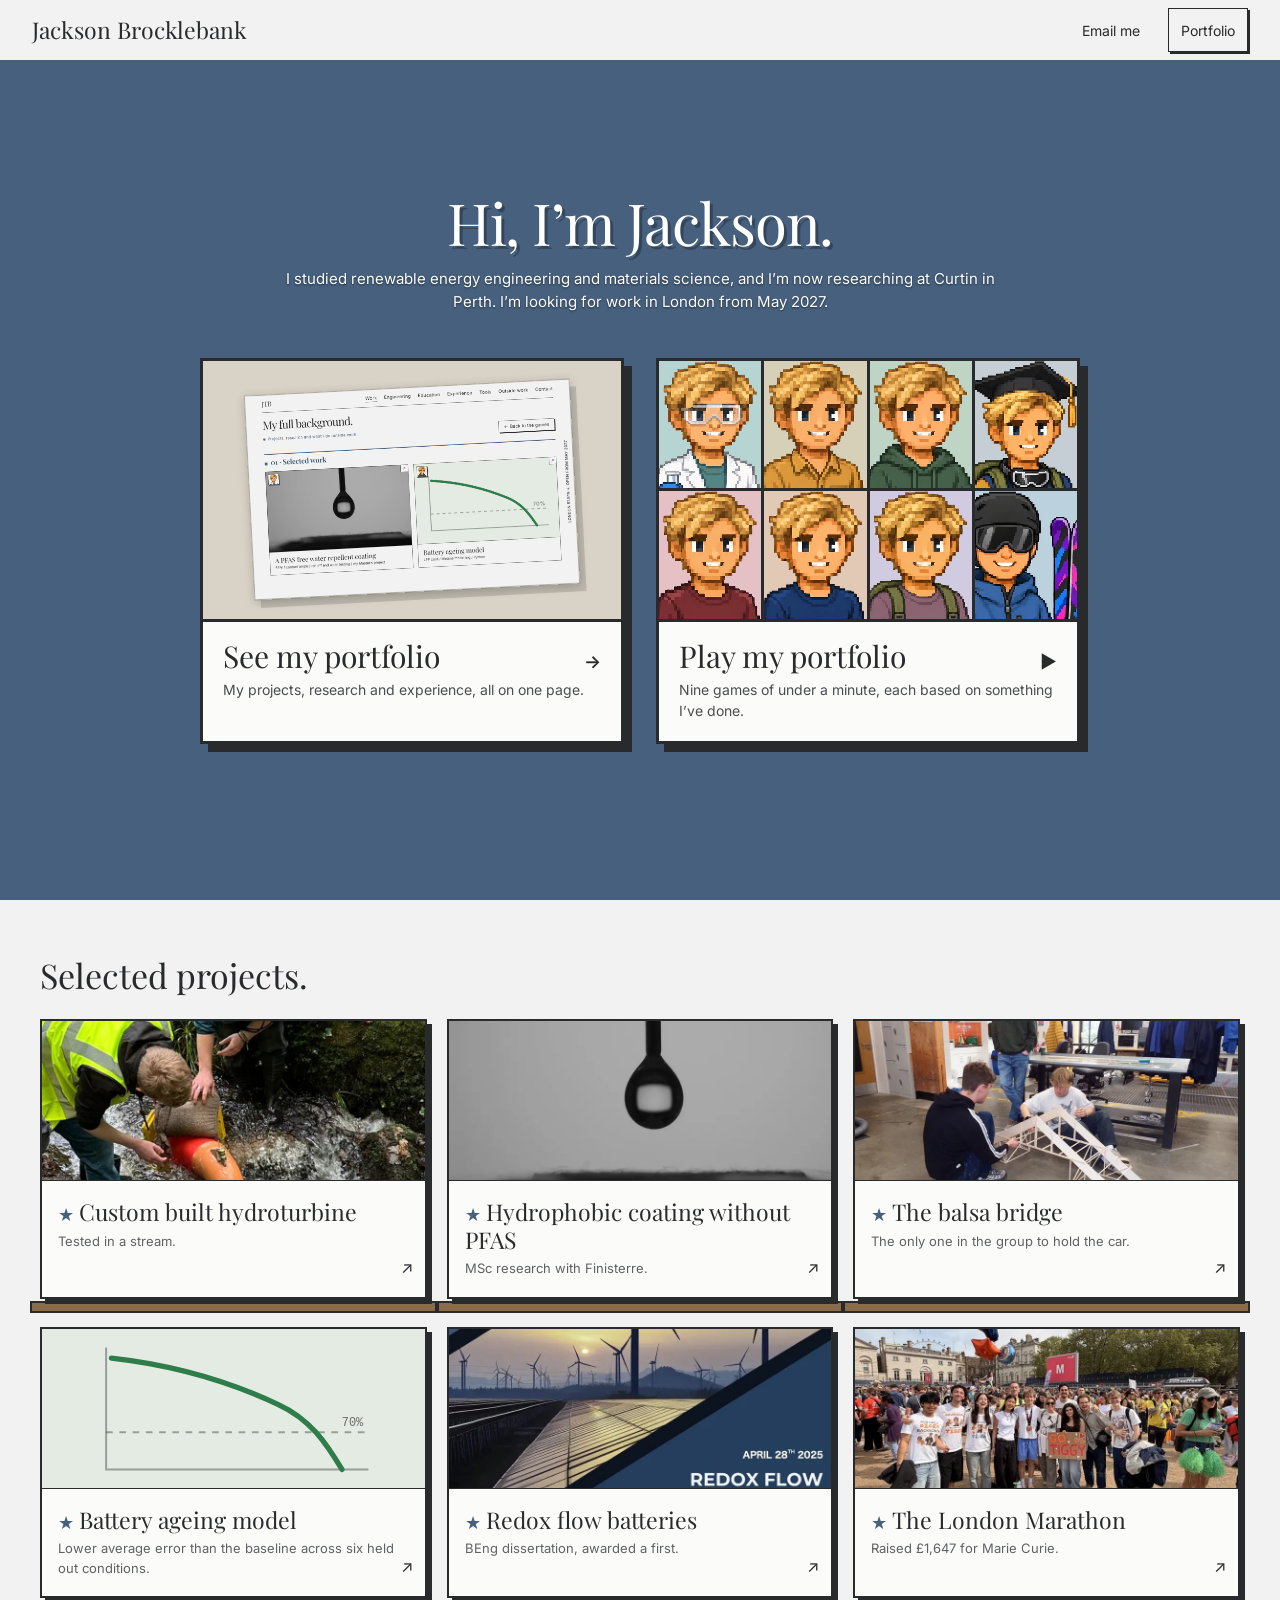
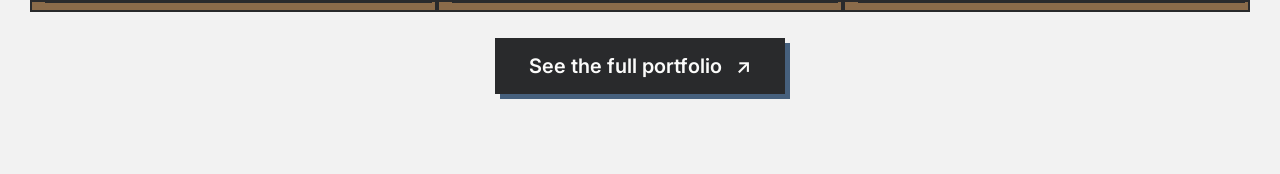
<file: index.html>
<!doctype html>
<html lang="en-GB">
<head>
<meta charset="utf-8">
<script>document.documentElement.className+=' js';(function(){var r=document.documentElement;function w(){r.style.setProperty('--vw',r.clientWidth+'px');}w();addEventListener('resize',w);addEventListener('DOMContentLoaded',w);if(window.ResizeObserver)new ResizeObserver(w).observe(r);})();</script>
<meta name="viewport" content="width=device-width, initial-scale=1">
<title>Jackson Brocklebank · Portfolio</title>
<meta name="description" content="Engineering and materials science projects by Jackson Brocklebank. Read the portfolio, or play it as nine short games. Looking for work in London from May 2027.">
<meta name="theme-color" content="#f2f2f2">
<link rel="canonical" href="https://jacksontigerb.github.io/personal-portfolio/">
<meta property="og:type" content="website">
<meta property="og:title" content="Jackson Brocklebank · Portfolio">
<meta property="og:description" content="My engineering and materials science projects. Read them, or play them as nine games of under a minute.">
<meta property="og:url" content="https://jacksontigerb.github.io/personal-portfolio/">
<meta property="og:image" content="https://jacksontigerb.github.io/personal-portfolio/assets/site-game.png">
<meta property="og:image:width" content="1200">
<meta property="og:image:height" content="750">
<meta property="og:image:alt" content="Choose your Jackson: the select screen, showing the Researcher and his game, Shed the rain">
<meta name="twitter:card" content="summary_large_image">
<link rel="icon" href="data:image/svg+xml,<svg xmlns='http://www.w3.org/2000/svg' viewBox='0 0 64 64'><rect width='64' height='64' fill='%23292a2c'/><text x='32' y='47' font-family='Georgia,serif' font-size='42' font-style='italic' text-anchor='middle' fill='%23f2f2f2'>J</text></svg>">
<link rel="preconnect" href="https://fonts.googleapis.com">
<link rel="preconnect" href="https://fonts.gstatic.com" crossorigin>
<link rel="preload" as="style" href="https://fonts.googleapis.com/css2?family=Playfair+Display:ital,wght@0,400;0,700;1,400&family=Inter:wght@400;600&display=swap">
<link rel="stylesheet" href="https://fonts.googleapis.com/css2?family=Playfair+Display:ital,wght@0,400;0,700;1,400&family=Inter:wght@400;600&display=swap" media="print" onload="this.media='all'">
<noscript><link rel="stylesheet" href="https://fonts.googleapis.com/css2?family=Playfair+Display:ital,wght@0,400;0,700;1,400&family=Inter:wght@400;600&display=swap"></noscript>
<link rel="stylesheet" href="assets/home.css?v=18">
<link rel="stylesheet" href="assets/portfolio-polish.css?v=4">
</head>
<body class="door-home">
<div class="page">
  <nav aria-label="Main navigation">
    <a class="wordmark" href="#top">Jackson Brocklebank</a>
    <div class="navlinks"><a href="mailto:jacksontiger2004@icloud.com">Email me</a><a class="nav-cv" href="experience.html">Portfolio</a></div>
  </nav>
  <main>
    <section class="doors" id="top" aria-labelledby="door-title">
      <div class="doors-heading">
        <h1 id="door-title">Hi, I’m Jackson.</h1>
        <p class="home-introduction">I studied renewable energy engineering and materials science, and I’m now researching at Curtin in Perth. <span>I’m looking for work in London from May 2027.</span></p>
      </div>
      <div class="door-pair">
        <a class="door door-read" href="experience.html">
          <span class="door-art door-sheet"><img src="assets/cards/portfolio-page.jpg" width="1280" height="800" alt="" decoding="async"></span>
          <span class="door-copy"><strong>See my portfolio <span aria-hidden="true">→</span></strong><span>My projects, research and experience, all on one page.</span></span>
        </a>
        <a class="door door-play" href="play.html">
          <span class="door-art" aria-hidden="true"><span class="door-faces"><img src="assets/face-researcher.webp" width="240" height="240" alt="" style="--face-colour:#137975"><img src="assets/face-builder.webp" width="240" height="240" alt="" style="--face-colour:#7d6a1a"><img src="assets/face-operator.webp" width="240" height="240" alt="" style="--face-colour:#2f7d4a"><img src="assets/face-allrounder.webp" width="240" height="240" alt="" style="--face-colour:#46607d"><img src="assets/face-creator.webp" width="240" height="240" alt="" style="--face-colour:#b23a48"><img src="assets/face-rider.webp" width="240" height="240" alt="" style="--face-colour:#a85414"><img src="assets/face-wanderer.webp" width="240" height="240" alt="" style="--face-colour:#6f5aa8"><img src="assets/face-skier.webp" width="240" height="240" alt="" style="--face-colour:#2a6f9e"></span></span>
          <span class="door-copy"><strong>Play my portfolio <span aria-hidden="true">▶</span></strong><span>Nine games of under a minute, each based on something I’ve done.</span></span>
        </a>
      </div>
    </section>
    <section class="experience-gallery" id="experience" aria-labelledby="experience-title">
      <div class="gallery-heading"><div><h2 id="experience-title">Selected projects.</h2></div></div>
      <div class="experience-cards">
        <a class="experience-card" href="experience.html?c=builder#p-hydro"><img loading="lazy" decoding="async" src="assets/cards/hydroturbine-800.webp" width="640" height="420" alt="The hydroturbine in a stream"><span class="experience-card-copy"><strong>Custom built hydroturbine</strong><span>Tested in a stream.</span></span><span aria-hidden="true">↗</span></a>
        <a class="experience-card" href="experience.html?c=researcher#p-pfas"><img loading="lazy" decoding="async" src="assets/cards/wca-coating-800.webp" width="640" height="420" alt="A water droplet on coated fabric"><span class="experience-card-copy"><strong>Hydrophobic coating without PFAS</strong><span>MSc research with Finisterre.</span></span><span aria-hidden="true">↗</span></a>
        <a class="experience-card" href="experience.html?c=builder#p-bridge"><img loading="lazy" decoding="async" src="assets/cards/bridge-800.webp" width="640" height="420" alt="Building the balsa bridge"><span class="experience-card-copy"><strong>The balsa bridge</strong><span>The only one in the group to hold the car.</span></span><span aria-hidden="true">↗</span></a>
        <a class="experience-card experience-card-code" href="experience.html?c=operator#p-huawei"><span class="experience-curve" aria-hidden="true"><svg viewBox="0 0 240 120"><path class="axis" d="M24 14V106H222"/><path class="eol" d="M24 78H222"/><path class="fade" d="M28 22C82 28 122 42 154 57C178 68 190 86 202 106"/><text x="218" y="73">70%</text></svg></span><span class="experience-card-copy"><strong>Battery ageing model</strong><span>Lower average error than the baseline across six held out conditions.</span></span><span aria-hidden="true">↗</span></a>
        <a class="experience-card" href="experience.html?c=researcher#p-redox"><img loading="lazy" decoding="async" src="assets/cards/redox-cover-800.webp" width="640" height="420" alt="The cover of the redox flow battery dissertation"><span class="experience-card-copy"><strong>Redox flow batteries</strong><span>BEng dissertation, awarded a first.</span></span><span aria-hidden="true">↗</span></a>
        <a class="experience-card" href="experience.html?c=rider#p-marathon"><img loading="lazy" decoding="async" src="assets/cards/marathon-800.webp" width="640" height="420" alt="Friends holding GO TIGGY signs at the London Marathon"><span class="experience-card-copy"><strong>The London Marathon</strong><span>Raised £1,647 for Marie Curie.</span></span><span aria-hidden="true">↗</span></a>
      </div>
      <div class="more-experience-wrap"><a class="more-experience" href="experience.html">See the full portfolio <span aria-hidden="true">↗</span></a></div>
    </section>
  </main>
</div>
<script>
// Existing shared links still reach their project write ups.
(function(){function legacy(){if(/^#(?:p-[a-z]+|work|current|engineering|education|skills|outside|skiing|sport|travel|content|tools)$/.test(location.hash))location.replace('experience.html'+location.search+location.hash);else if(location.hash==='#battle')location.replace('play.html'+location.search);}legacy();window.addEventListener('hashchange',legacy);})();
</script>
</body>
</html>
</file>
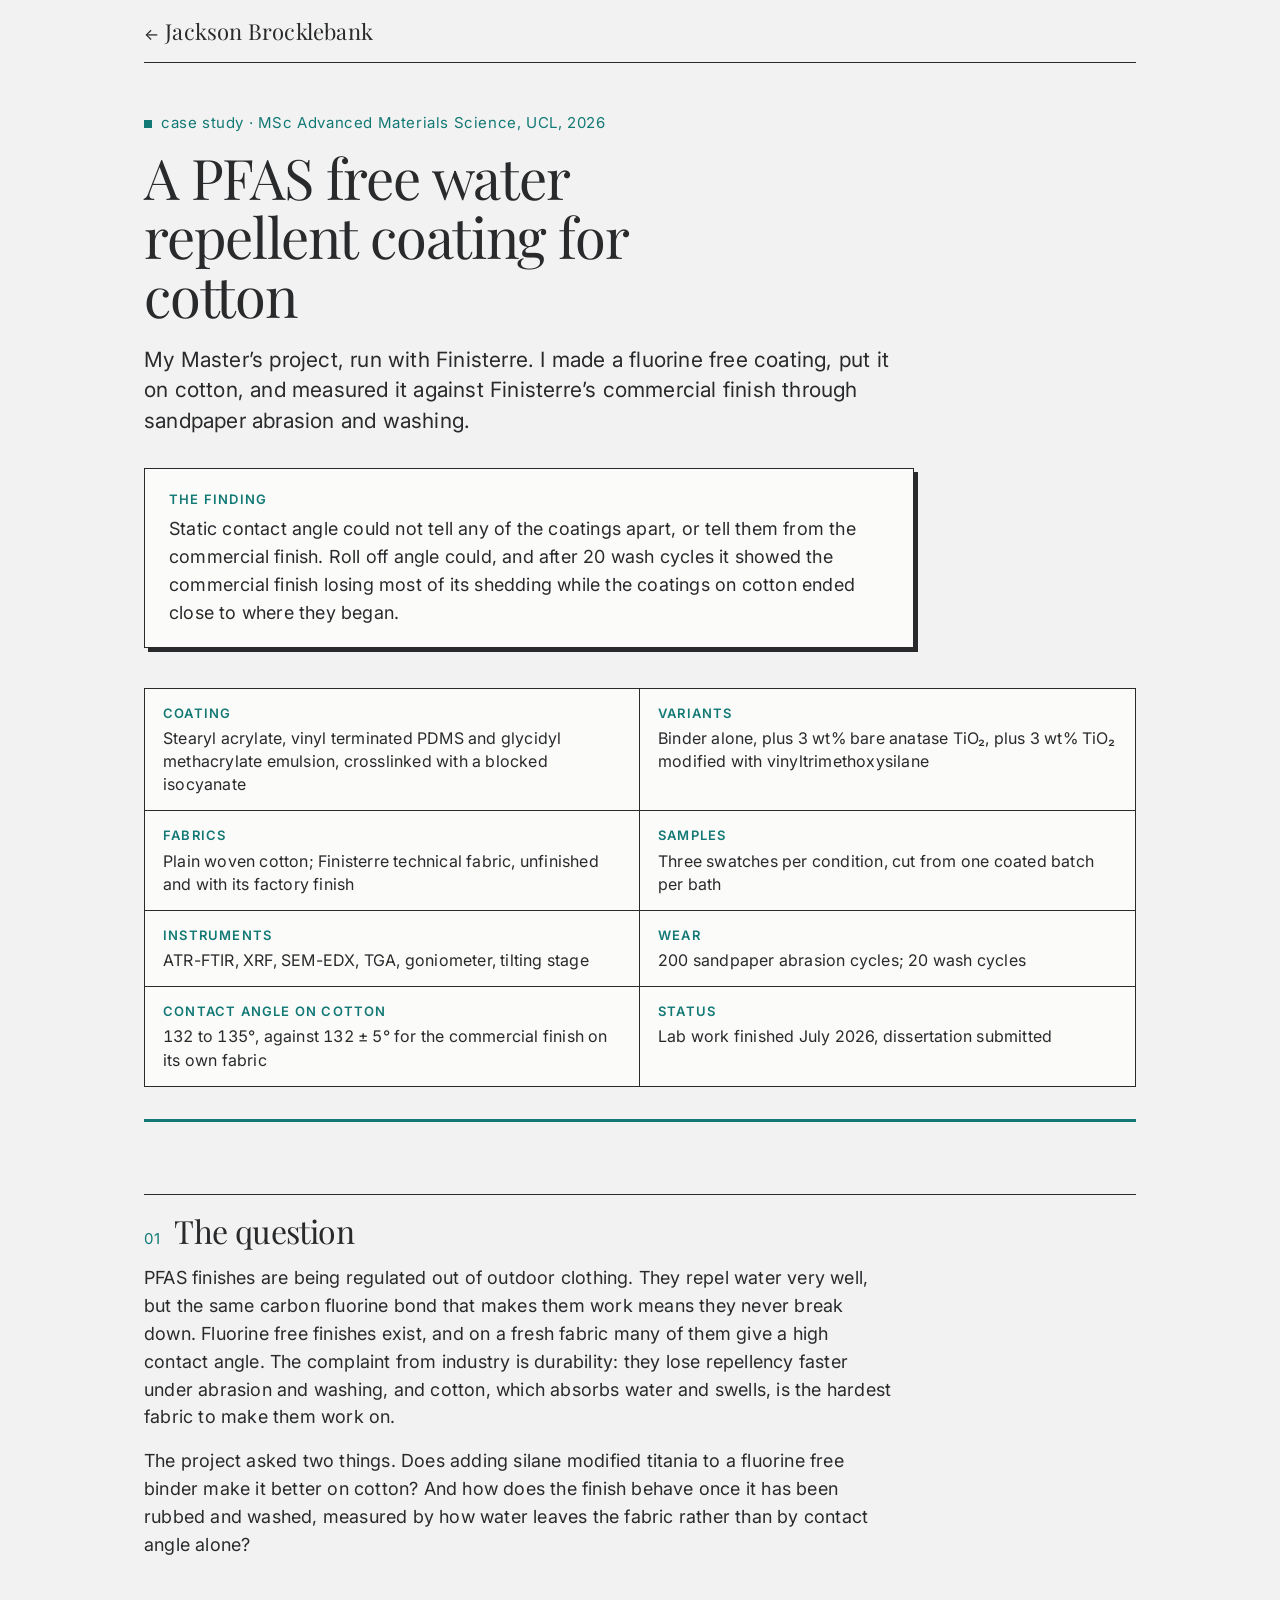
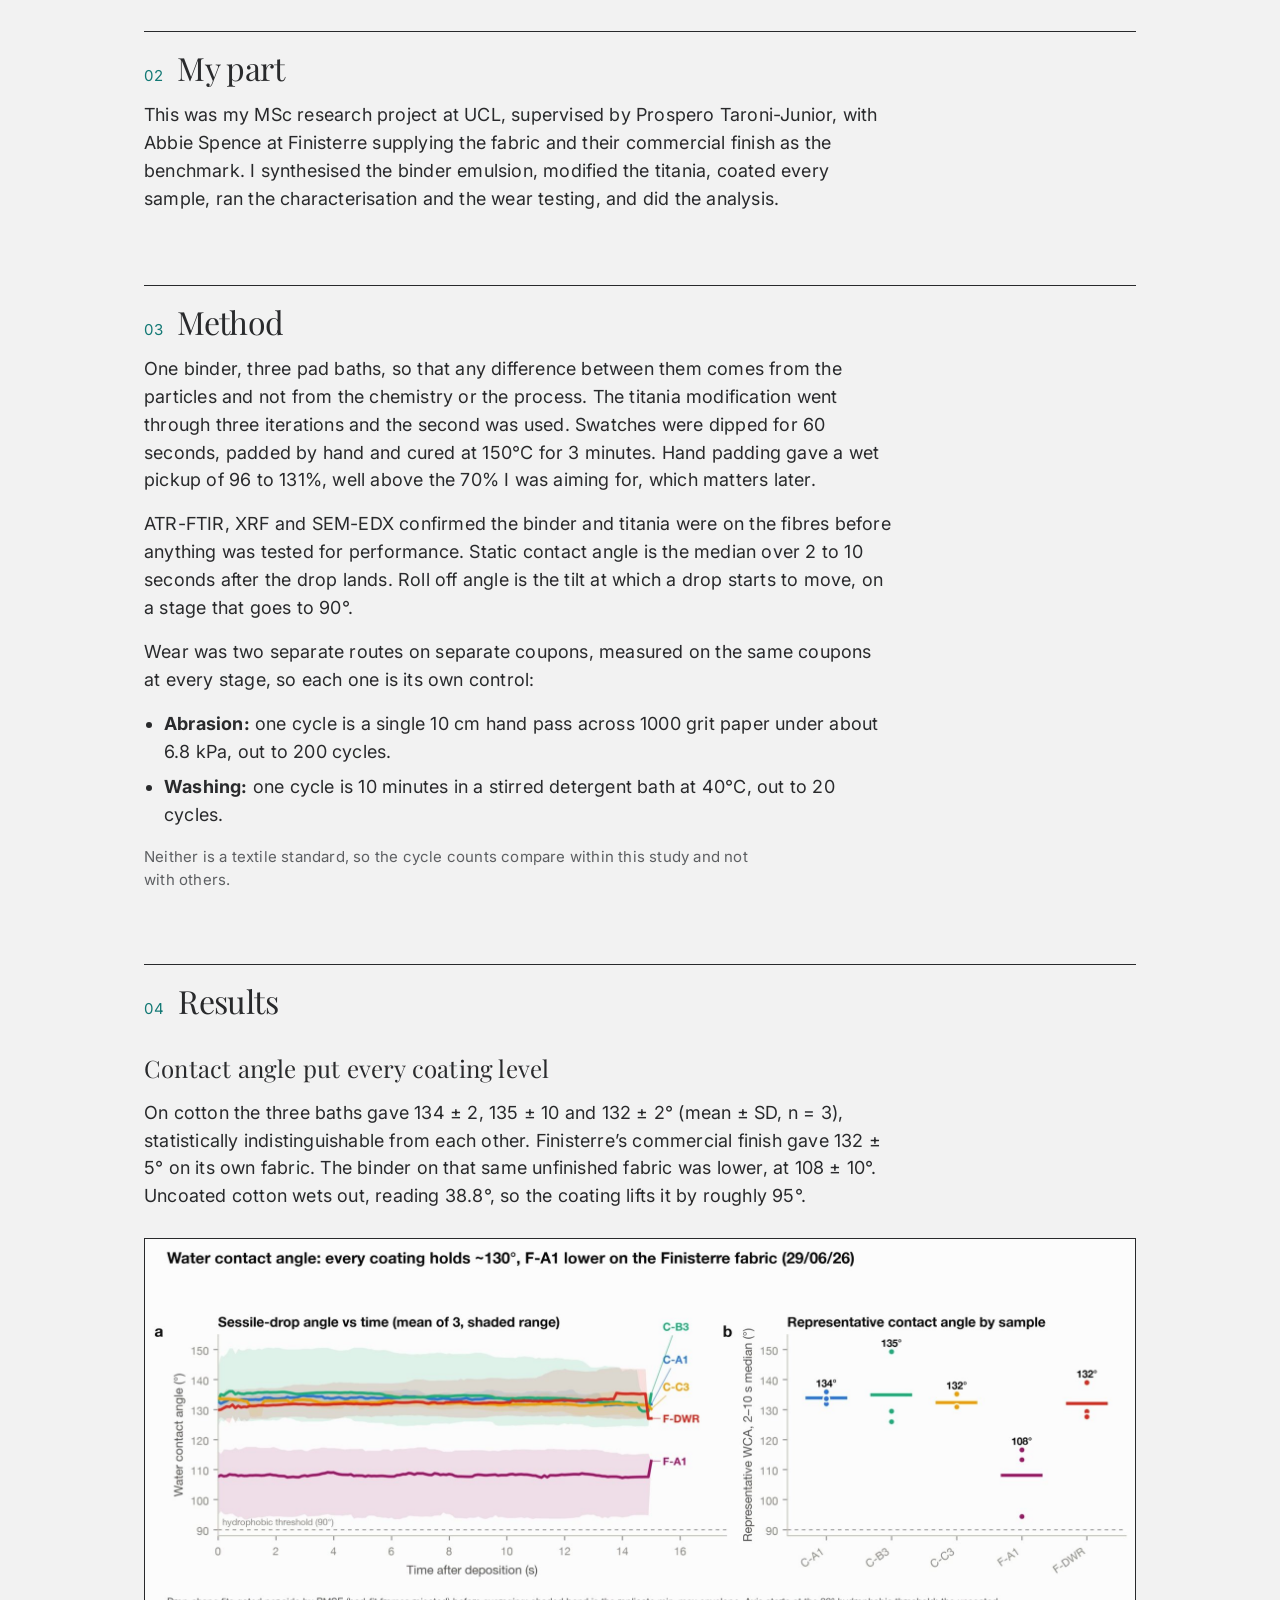
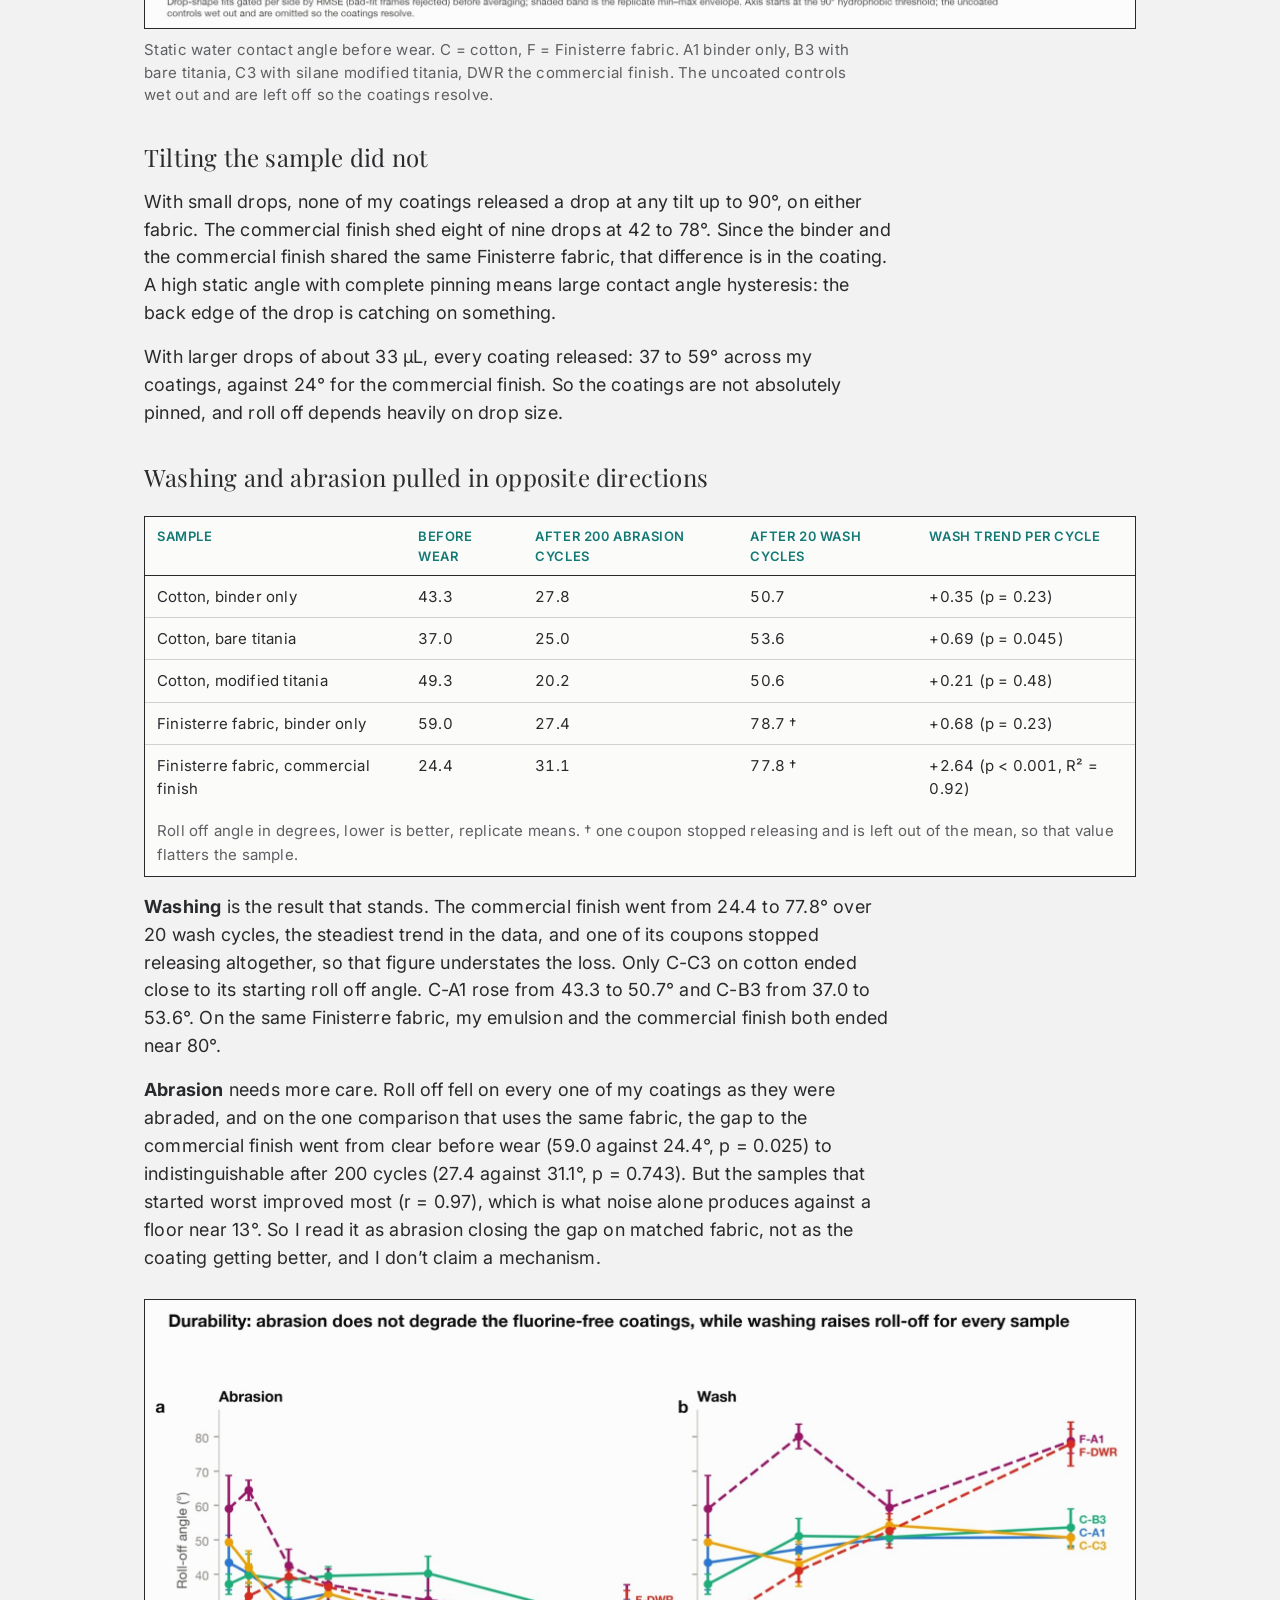
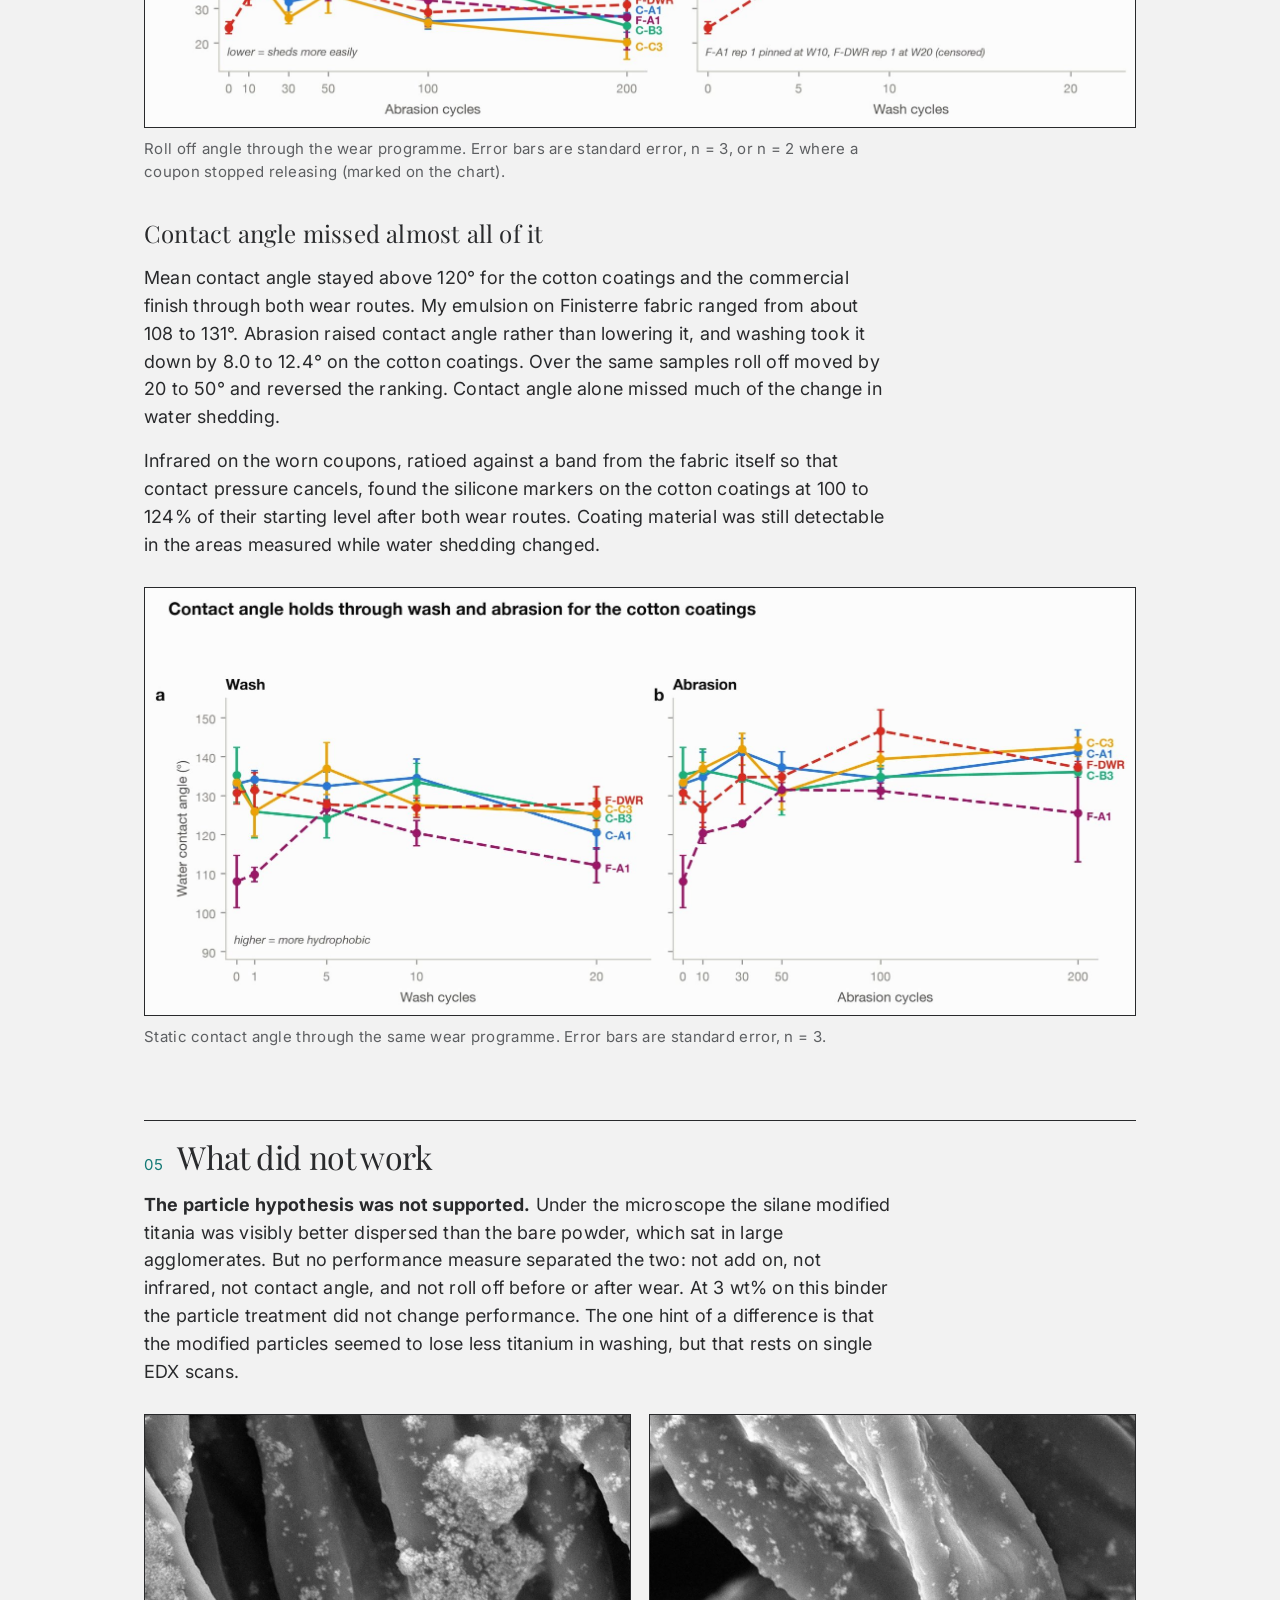
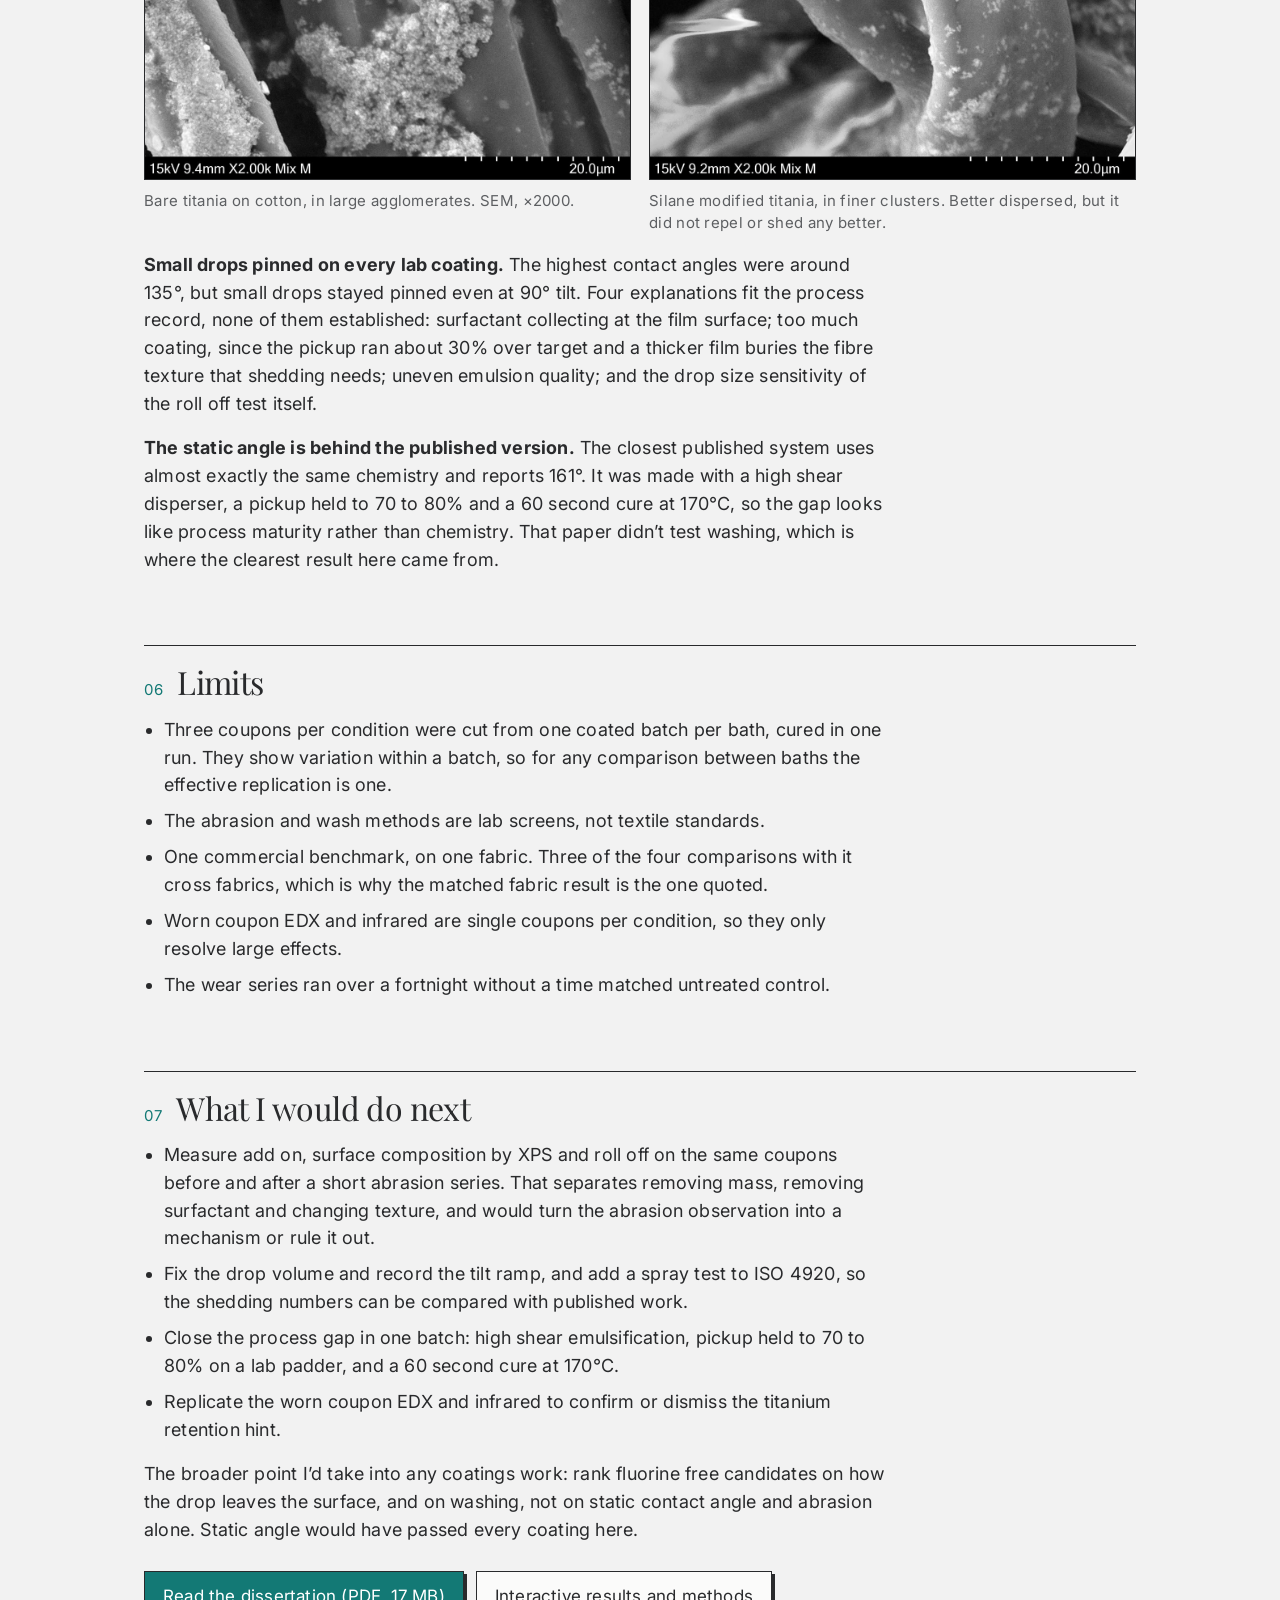
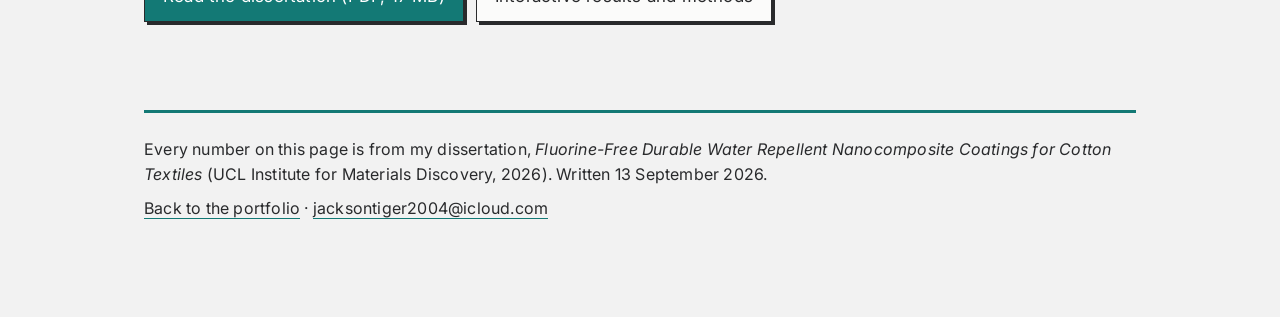
<file: work/pfas-coating/index.html>
<!doctype html>
<html lang="en-GB">
<head>
<meta charset="utf-8">
<meta name="viewport" content="width=device-width, initial-scale=1">
<title>A PFAS free water repellent coating for cotton · Jackson Brocklebank</title>
<meta name="description" content="My MSc project at UCL with Finisterre: a fluorine free coating for cotton, measured against a commercial finish through 200 abrasion cycles and 20 wash cycles.">
<meta name="theme-color" content="#f2f2f2">
<link rel="canonical" href="https://jacksontigerb.github.io/personal-portfolio/work/pfas-coating/">
<meta property="og:type" content="article">
<meta property="og:title" content="A PFAS free water repellent coating for cotton">
<meta property="og:description" content="My MSc project at UCL with Finisterre: a fluorine free coating for cotton, measured against a commercial finish through 200 abrasion cycles and 20 wash cycles.">
<meta property="og:url" content="https://jacksontigerb.github.io/personal-portfolio/work/pfas-coating/">
<meta property="og:image" content="https://jacksontigerb.github.io/personal-portfolio/assets/pfas/c-a1-droplet.jpg">
<meta property="og:image:width" content="1200">
<meta property="og:image:height" content="630">
<meta property="og:image:alt" content="A water droplet sitting on cotton coated with the binder only bath, seen side on in the goniometer">
<meta name="twitter:card" content="summary_large_image">
<link rel="icon" href="data:image/svg+xml,<svg xmlns='http://www.w3.org/2000/svg' viewBox='0 0 64 64'><rect width='64' height='64' fill='%23292a2c'/><text x='32' y='47' font-family='Georgia,serif' font-size='42' font-style='italic' text-anchor='middle' fill='%23f2f2f2'>J</text></svg>">
<link rel="preconnect" href="https://fonts.googleapis.com">
<link rel="preconnect" href="https://fonts.gstatic.com" crossorigin>
<link rel="preload" as="style" href="https://fonts.googleapis.com/css2?family=Playfair+Display:ital@0;1&family=Inter:wght@400;600&display=swap">
<link rel="stylesheet" href="https://fonts.googleapis.com/css2?family=Playfair+Display:ital@0;1&family=Inter:wght@400;600&display=swap" media="print" onload="this.media='all'">
<noscript><link rel="stylesheet" href="https://fonts.googleapis.com/css2?family=Playfair+Display:ital@0;1&family=Inter:wght@400;600&display=swap"></noscript>
<style>
:root{
  --ink:#292a2c;--vellum:#f2f2f2;--paper:#fbfbfa;--muted:#5d5f62;
  --accent:#137975;
  --ogg:'Playfair Display', Georgia, serif;
  --sans:'Inter', ui-sans-serif, system-ui, -apple-system, sans-serif;
  --margin:64px;
}
*{margin:0;padding:0;box-sizing:border-box;}
html{scroll-behavior:smooth;}
body{background:var(--vellum);color:var(--ink);font-family:var(--sans);font-size:18px;line-height:1.55;letter-spacing:0.2px;-webkit-font-smoothing:antialiased;}
img{max-width:100%;height:auto;display:block;}
a{color:var(--ink);text-decoration:none;border-bottom:1px solid var(--accent);}
a:hover{border-bottom-width:2px;}
a:focus-visible{outline:2px solid var(--ink);outline-offset:3px;}
.page{max-width:1120px;margin:0 auto;padding:0 var(--margin) 96px;}

nav{position:sticky;top:0;z-index:10;display:flex;align-items:center;justify-content:space-between;gap:16px;padding:14px 0;background:var(--vellum);border-bottom:1px solid var(--ink);}
nav .back{font-family:var(--ogg);font-size:22px;border:0;}
nav .back span{font-family:var(--sans);font-size:16px;margin-right:6px;}
nav .cv{font-size:16px;border:1px solid var(--ink);padding:3px 12px;}
nav .cv:hover{background:var(--ink);color:var(--vellum);}

header{padding:48px 0 32px;border-bottom:3px solid var(--accent);}
.eyebrow{font-size:15px;letter-spacing:0.6px;color:var(--accent);display:block;margin-bottom:14px;}
.eyebrow::before{content:"";display:inline-block;width:8px;height:8px;margin-right:9px;background:var(--accent);}
h1{font-family:var(--ogg);font-weight:400;font-size:clamp(34px,5vw,56px);line-height:1.05;letter-spacing:-1.2px;max-width:18ch;}
.standfirst{font-size:21px;line-height:1.45;max-width:58ch;margin-top:20px;}

/* the one line that matters, stated first */
.finding{margin-top:32px;padding:20px 24px;border:1px solid var(--ink);background:var(--paper);box-shadow:4px 4px 0 0 var(--ink);max-width:70ch;}
.finding .k{font-size:13px;font-weight:600;letter-spacing:1.2px;text-transform:uppercase;color:var(--accent);display:block;margin-bottom:6px;}

/* spec card: the character sheet idea, carrying real parameters */
.spec{margin-top:40px;border:1px solid var(--ink);display:grid;grid-template-columns:repeat(2,minmax(0,1fr));background:var(--paper);}
.spec div{padding:14px 18px;border-bottom:1px solid var(--ink);}
.spec div:nth-child(odd){border-right:1px solid var(--ink);}
.spec div:nth-last-child(-n+2){border-bottom:0;}
.spec dt{font-size:13px;font-weight:600;letter-spacing:1.2px;text-transform:uppercase;color:var(--accent);}
.spec dd{margin-top:4px;font-size:16px;line-height:1.45;}

section{margin-top:72px;scroll-margin-top:72px;}
h2{font-family:var(--ogg);font-weight:400;font-size:32px;line-height:1.1;letter-spacing:-0.6px;padding-top:18px;border-top:1px solid var(--ink);display:flex;gap:14px;align-items:baseline;}
h2 .n{font-family:var(--sans);font-size:15px;letter-spacing:0.6px;color:var(--accent);}
h3{font-family:var(--ogg);font-weight:400;font-size:24px;line-height:1.2;margin-top:36px;}
section p{max-width:68ch;margin-top:16px;}
section ul{max-width:68ch;margin-top:16px;padding-left:20px;}
section li{margin-top:8px;}
.num{font-variant-numeric:tabular-nums;}

figure{margin-top:28px;}
figure img{border:1px solid var(--ink);background:#fff;width:100%;}
figcaption{font-size:15px;line-height:1.5;letter-spacing:0.3px;color:var(--muted);margin-top:10px;max-width:80ch;}
.pair{display:grid;grid-template-columns:1fr 1fr;gap:18px;margin-top:28px;}
.pair figure{margin-top:0;}

.table-wrap{overflow-x:auto;margin-top:24px;border:1px solid var(--ink);background:var(--paper);}
table{border-collapse:collapse;width:100%;min-width:620px;font-size:15px;font-variant-numeric:tabular-nums;}
th,td{text-align:left;padding:9px 12px;border-bottom:1px solid #cfd0d2;vertical-align:top;}
th{font-weight:600;font-size:13px;letter-spacing:0.6px;text-transform:uppercase;color:var(--accent);border-bottom:1px solid var(--ink);}
tr:last-child td{border-bottom:0;}
.note{font-size:15px;color:var(--muted);}

.links{display:flex;flex-wrap:wrap;gap:12px;margin-top:28px;}
.btn{display:inline-flex;align-items:center;font-size:17px;padding:11px 18px;border:1px solid var(--ink);background:var(--paper);box-shadow:3px 3px 0 0 var(--ink);}
.btn.solid{background:var(--accent);color:#fff;}
.btn:hover{border-bottom-width:1px;transform:translate(2px,2px);box-shadow:1px 1px 0 0 var(--ink);}

footer{margin-top:88px;padding-top:24px;border-top:3px solid var(--accent);font-size:16px;}

@media (max-width:760px){
  :root{--margin:22px;}
  body{font-size:17px;}
  .standfirst{font-size:19px;}
  .spec{grid-template-columns:1fr;}
  .spec div:nth-child(odd){border-right:0;}
  .spec div:nth-last-child(2){border-bottom:1px solid var(--ink);}
  .pair{grid-template-columns:1fr;}
  h2{font-size:27px;}
}
@media print{
  nav,.links,.btn{display:none;}
  body{background:#fff;font-size:11pt;}
  .page{max-width:none;padding:0;}
  .finding,.spec{box-shadow:none;background:#fff;}
  section{margin-top:28px;break-inside:auto;}
  figure,table,.spec{break-inside:avoid;}
  figure img{width:72%;}
  .pair{grid-template-columns:1fr 1fr;}
  h1{font-size:28pt;}
  .standfirst{font-size:13pt;}
  h2{font-size:18pt;}
  h3{font-size:14pt;margin-top:18px;}
  figcaption,.note,table{font-size:9pt;}
  a{border:0;}
  footer::after{content:"jacksontigerb.github.io/personal-portfolio/work/pfas-coating/";display:block;margin-top:6px;}
}
</style>
</head>
<body>
<div class="page">

<nav>
  <a class="back" href="../../#p-pfas"><span aria-hidden="true">&larr;</span>Jackson Brocklebank</a>
</nav>

<main>
<header>
  <span class="eyebrow">case study · MSc Advanced Materials Science, UCL, 2026</span>
  <h1>A PFAS free water repellent coating for cotton</h1>
  <p class="standfirst">My Master&#8217;s project, run with Finisterre. I made a fluorine free coating, put it on cotton, and measured it against Finisterre&#8217;s commercial finish through sandpaper abrasion and washing.</p>
  <p class="finding"><span class="k">The finding</span>Static contact angle could not tell any of the coatings apart, or tell them from the commercial finish. Roll off angle could, and after 20 wash cycles it showed the commercial finish losing most of its shedding while the coatings on cotton ended close to where they began.</p>

  <dl class="spec">
    <div><dt>Coating</dt><dd>Stearyl acrylate, vinyl terminated PDMS and glycidyl methacrylate emulsion, crosslinked with a blocked isocyanate</dd></div>
    <div><dt>Variants</dt><dd>Binder alone, plus 3 wt% bare anatase TiO&#8322;, plus 3 wt% TiO&#8322; modified with vinyltrimethoxysilane</dd></div>
    <div><dt>Fabrics</dt><dd>Plain woven cotton; Finisterre technical fabric, unfinished and with its factory finish</dd></div>
    <div><dt>Samples</dt><dd>Three swatches per condition, cut from one coated batch per bath</dd></div>
    <div><dt>Instruments</dt><dd>ATR-FTIR, XRF, SEM-EDX, TGA, goniometer, tilting stage</dd></div>
    <div><dt>Wear</dt><dd>200 sandpaper abrasion cycles; 20 wash cycles</dd></div>
    <div><dt>Contact angle on cotton</dt><dd class="num">132 to 135&deg;, against 132 &plusmn; 5&deg; for the commercial finish on its own fabric</dd></div>
    <div><dt>Status</dt><dd>Lab work finished July 2026, dissertation submitted</dd></div>
  </dl>
</header>

<section id="question">
  <h2><span class="n">01</span>The question</h2>
  <p>PFAS finishes are being regulated out of outdoor clothing. They repel water very well, but the same carbon fluorine bond that makes them work means they never break down. Fluorine free finishes exist, and on a fresh fabric many of them give a high contact angle. The complaint from industry is durability: they lose repellency faster under abrasion and washing, and cotton, which absorbs water and swells, is the hardest fabric to make them work on.</p>
  <p>The project asked two things. Does adding silane modified titania to a fluorine free binder make it better on cotton? And how does the finish behave once it has been rubbed and washed, measured by how water leaves the fabric rather than by contact angle alone?</p>
</section>

<section id="part">
  <h2><span class="n">02</span>My part</h2>
  <p>This was my MSc research project at UCL, supervised by Prospero Taroni-Junior, with Abbie Spence at Finisterre supplying the fabric and their commercial finish as the benchmark. I synthesised the binder emulsion, modified the titania, coated every sample, ran the characterisation and the wear testing, and did the analysis.</p>
</section>

<section id="method">
  <h2><span class="n">03</span>Method</h2>
  <p>One binder, three pad baths, so that any difference between them comes from the particles and not from the chemistry or the process. The titania modification went through three iterations and the second was used. Swatches were dipped for 60 seconds, padded by hand and cured at 150&deg;C for 3 minutes. Hand padding gave a wet pickup of 96 to 131%, well above the 70% I was aiming for, which matters later.</p>
  <p>ATR-FTIR, XRF and SEM-EDX confirmed the binder and titania were on the fibres before anything was tested for performance. Static contact angle is the median over 2 to 10 seconds after the drop lands. Roll off angle is the tilt at which a drop starts to move, on a stage that goes to 90&deg;.</p>
  <p>Wear was two separate routes on separate coupons, measured on the same coupons at every stage, so each one is its own control:</p>
  <ul>
    <li><strong>Abrasion:</strong> one cycle is a single 10 cm hand pass across 1000 grit paper under about 6.8 kPa, out to 200 cycles.</li>
    <li><strong>Washing:</strong> one cycle is 10 minutes in a stirred detergent bath at 40&deg;C, out to 20 cycles.</li>
  </ul>
  <p class="note">Neither is a textile standard, so the cycle counts compare within this study and not with others.</p>
</section>

<section id="results">
  <h2><span class="n">04</span>Results</h2>

  <h3>Contact angle put every coating level</h3>
  <p>On cotton the three baths gave 134 &plusmn; 2, 135 &plusmn; 10 and 132 &plusmn; 2&deg; (mean &plusmn; SD, n = 3), statistically indistinguishable from each other. Finisterre&#8217;s commercial finish gave 132 &plusmn; 5&deg; on its own fabric. The binder on that same unfinished fabric was lower, at 108 &plusmn; 10&deg;. Uncoated cotton wets out, reading 38.8&deg;, so the coating lifts it by roughly 95&deg;.</p>
  <figure>
    <img loading="lazy" decoding="async" width="2000" height="786" src="../../assets/pfas/wca-baseline.jpg" alt="Two panel chart. Contact angle against time stays flat near 130 degrees for all three cotton coatings and the commercial finish, and near 108 degrees for the binder on Finisterre fabric. The right panel shows representative angles of 134, 135, 132, 108 and 132 degrees.">
    <figcaption>Static water contact angle before wear. C = cotton, F = Finisterre fabric. A1 binder only, B3 with bare titania, C3 with silane modified titania, DWR the commercial finish. The uncoated controls wet out and are left off so the coatings resolve.</figcaption>
  </figure>

  <h3>Tilting the sample did not</h3>
  <p>With small drops, none of my coatings released a drop at any tilt up to 90&deg;, on either fabric. The commercial finish shed eight of nine drops at 42 to 78&deg;. Since the binder and the commercial finish shared the same Finisterre fabric, that difference is in the coating. A high static angle with complete pinning means large contact angle hysteresis: the back edge of the drop is catching on something.</p>
  <p>With larger drops of about 33 µL, every coating released: 37 to 59&deg; across my coatings, against 24&deg; for the commercial finish. So the coatings are not absolutely pinned, and roll off depends heavily on drop size.</p>

  <h3>Washing and abrasion pulled in opposite directions</h3>
  <div class="table-wrap">
    <table>
      <caption class="note" style="caption-side:bottom;text-align:left;padding:10px 12px;">Roll off angle in degrees, lower is better, replicate means. &dagger; one coupon stopped releasing and is left out of the mean, so that value flatters the sample.</caption>
      <thead><tr><th>Sample</th><th>Before wear</th><th>After 200 abrasion cycles</th><th>After 20 wash cycles</th><th>Wash trend per cycle</th></tr></thead>
      <tbody>
        <tr><td>Cotton, binder only</td><td>43.3</td><td>27.8</td><td>50.7</td><td>+0.35 (p = 0.23)</td></tr>
        <tr><td>Cotton, bare titania</td><td>37.0</td><td>25.0</td><td>53.6</td><td>+0.69 (p = 0.045)</td></tr>
        <tr><td>Cotton, modified titania</td><td>49.3</td><td>20.2</td><td>50.6</td><td>+0.21 (p = 0.48)</td></tr>
        <tr><td>Finisterre fabric, binder only</td><td>59.0</td><td>27.4</td><td>78.7 &dagger;</td><td>+0.68 (p = 0.23)</td></tr>
        <tr><td>Finisterre fabric, commercial finish</td><td>24.4</td><td>31.1</td><td>77.8 &dagger;</td><td>+2.64 (p &lt; 0.001, R&sup2; = 0.92)</td></tr>
      </tbody>
    </table>
  </div>
  <p><strong>Washing</strong> is the result that stands. The commercial finish went from 24.4 to 77.8&deg; over 20 wash cycles, the steadiest trend in the data, and one of its coupons stopped releasing altogether, so that figure understates the loss. Only C-C3 on cotton ended close to its starting roll off angle. C-A1 rose from 43.3 to 50.7° and C-B3 from 37.0 to 53.6°. On the same Finisterre fabric, my emulsion and the commercial finish both ended near 80°.</p>
  <p><strong>Abrasion</strong> needs more care. Roll off fell on every one of my coatings as they were abraded, and on the one comparison that uses the same fabric, the gap to the commercial finish went from clear before wear (59.0 against 24.4&deg;, p = 0.025) to indistinguishable after 200 cycles (27.4 against 31.1&deg;, p = 0.743). But the samples that started worst improved most (r = 0.97), which is what noise alone produces against a floor near 13&deg;. So I read it as abrasion closing the gap on matched fabric, not as the coating getting better, and I don&#8217;t claim a mechanism.</p>
  <figure>
    <img loading="lazy" decoding="async" width="2000" height="862" src="../../assets/pfas/durability-rolloff.jpg" alt="Two panel chart of roll off angle. Under abrasion the lab coatings fall towards 20 to 30 degrees while the commercial finish stays near 25 to 31. Under washing every sample rises, the commercial finish most steeply from 24 to 78 degrees.">
    <figcaption>Roll off angle through the wear programme. Error bars are standard error, n = 3, or n = 2 where a coupon stopped releasing (marked on the chart).</figcaption>
  </figure>

  <h3>Contact angle missed almost all of it</h3>
  <p>Mean contact angle stayed above 120&deg; for the cotton coatings and the commercial finish through both wear routes. My emulsion on Finisterre fabric ranged from about 108 to 131&deg;. Abrasion raised contact angle rather than lowering it, and washing took it down by 8.0 to 12.4&deg; on the cotton coatings. Over the same samples roll off moved by 20 to 50&deg; and reversed the ranking. Contact angle alone missed much of the change in water shedding.</p>
  <p>Infrared on the worn coupons, ratioed against a band from the fabric itself so that contact pressure cancels, found the silicone markers on the cotton coatings at 100 to 124% of their starting level after both wear routes. Coating material was still detectable in the areas measured while water shedding changed.</p>
  <figure>
    <img loading="lazy" decoding="async" width="2000" height="863" src="../../assets/pfas/durability-wca.jpg" alt="Two panel chart of static contact angle through washing and abrasion. All samples stay between about 110 and 145 degrees throughout.">
    <figcaption>Static contact angle through the same wear programme. Error bars are standard error, n = 3.</figcaption>
  </figure>
</section>

<section id="didnt-work">
  <h2><span class="n">05</span>What did not work</h2>
  <p><strong>The particle hypothesis was not supported.</strong> Under the microscope the silane modified titania was visibly better dispersed than the bare powder, which sat in large agglomerates. But no performance measure separated the two: not add on, not infrared, not contact angle, and not roll off before or after wear. At 3 wt% on this binder the particle treatment did not change performance. The one hint of a difference is that the modified particles seemed to lose less titanium in washing, but that rests on single EDX scans.</p>
  <div class="pair">
    <figure>
      <img loading="lazy" decoding="async" width="1200" height="900" src="../../assets/sem-clumped.jpg" alt="SEM image of unmodified titanium dioxide sitting in large clumps on the fibres">
      <figcaption>Bare titania on cotton, in large agglomerates. SEM, &times;2000.</figcaption>
    </figure>
    <figure>
      <img loading="lazy" decoding="async" width="1200" height="900" src="../../assets/sem-dispersed.jpg" alt="SEM image of surface modified titanium dioxide in finer clusters across the fibres">
      <figcaption>Silane modified titania, in finer clusters. Better dispersed, but it did not repel or shed any better.</figcaption>
    </figure>
  </div>
  <p><strong>Small drops pinned on every lab coating.</strong> The highest contact angles were around 135&deg;, but small drops stayed pinned even at 90&deg; tilt. Four explanations fit the process record, none of them established: surfactant collecting at the film surface; too much coating, since the pickup ran about 30% over target and a thicker film buries the fibre texture that shedding needs; uneven emulsion quality; and the drop size sensitivity of the roll off test itself.</p>
  <p><strong>The static angle is behind the published version.</strong> The closest published system uses almost exactly the same chemistry and reports 161&deg;. It was made with a high shear disperser, a pickup held to 70 to 80% and a 60 second cure at 170&deg;C, so the gap looks like process maturity rather than chemistry. That paper didn&#8217;t test washing, which is where the clearest result here came from.</p>
</section>

<section id="limits">
  <h2><span class="n">06</span>Limits</h2>
  <ul>
    <li>Three coupons per condition were cut from one coated batch per bath, cured in one run. They show variation within a batch, so for any comparison between baths the effective replication is one.</li>
    <li>The abrasion and wash methods are lab screens, not textile standards.</li>
    <li>One commercial benchmark, on one fabric. Three of the four comparisons with it cross fabrics, which is why the matched fabric result is the one quoted.</li>
    <li>Worn coupon EDX and infrared are single coupons per condition, so they only resolve large effects.</li>
    <li>The wear series ran over a fortnight without a time matched untreated control.</li>
  </ul>
</section>

<section id="next">
  <h2><span class="n">07</span>What I would do next</h2>
  <ul>
    <li>Measure add on, surface composition by XPS and roll off on the same coupons before and after a short abrasion series. That separates removing mass, removing surfactant and changing texture, and would turn the abrasion observation into a mechanism or rule it out.</li>
    <li>Fix the drop volume and record the tilt ramp, and add a spray test to ISO 4920, so the shedding numbers can be compared with published work.</li>
    <li>Close the process gap in one batch: high shear emulsification, pickup held to 70 to 80% on a lab padder, and a 60 second cure at 170&deg;C.</li>
    <li>Replicate the worn coupon EDX and infrared to confirm or dismiss the titanium retention hint.</li>
  </ul>
  <p>The broader point I&#8217;d take into any coatings work: rank fluorine free candidates on how the drop leaves the surface, and on washing, not on static contact angle and abrasion alone. Static angle would have passed every coating here.</p>
  <div class="links">
    <a class="btn solid" href="https://jacksontigerb.github.io/fluorine-free-DWR/assets/docs/brocklebank-2026-fluorine-free-dwr-dissertation.pdf">Read the dissertation (PDF, 17 MB)</a>
    <a class="btn" href="https://jacksontigerb.github.io/fluorine-free-DWR/results.html">Interactive results and methods</a>
  </div>
</section>
</main>

<footer>
  <p>Every number on this page is from my dissertation, <em>Fluorine-Free Durable Water Repellent Nanocomposite Coatings for Cotton Textiles</em> (UCL Institute for Materials Discovery, 2026). Written 13 September 2026.</p>
  <p style="margin-top:10px;"><a href="../../">Back to the portfolio</a> · <a href="mailto:jacksontiger2004@icloud.com?subject=PFAS%20coating%20case%20study">jacksontiger2004@icloud.com</a></p>
</footer>

</div>
</body>
</html>
</file>
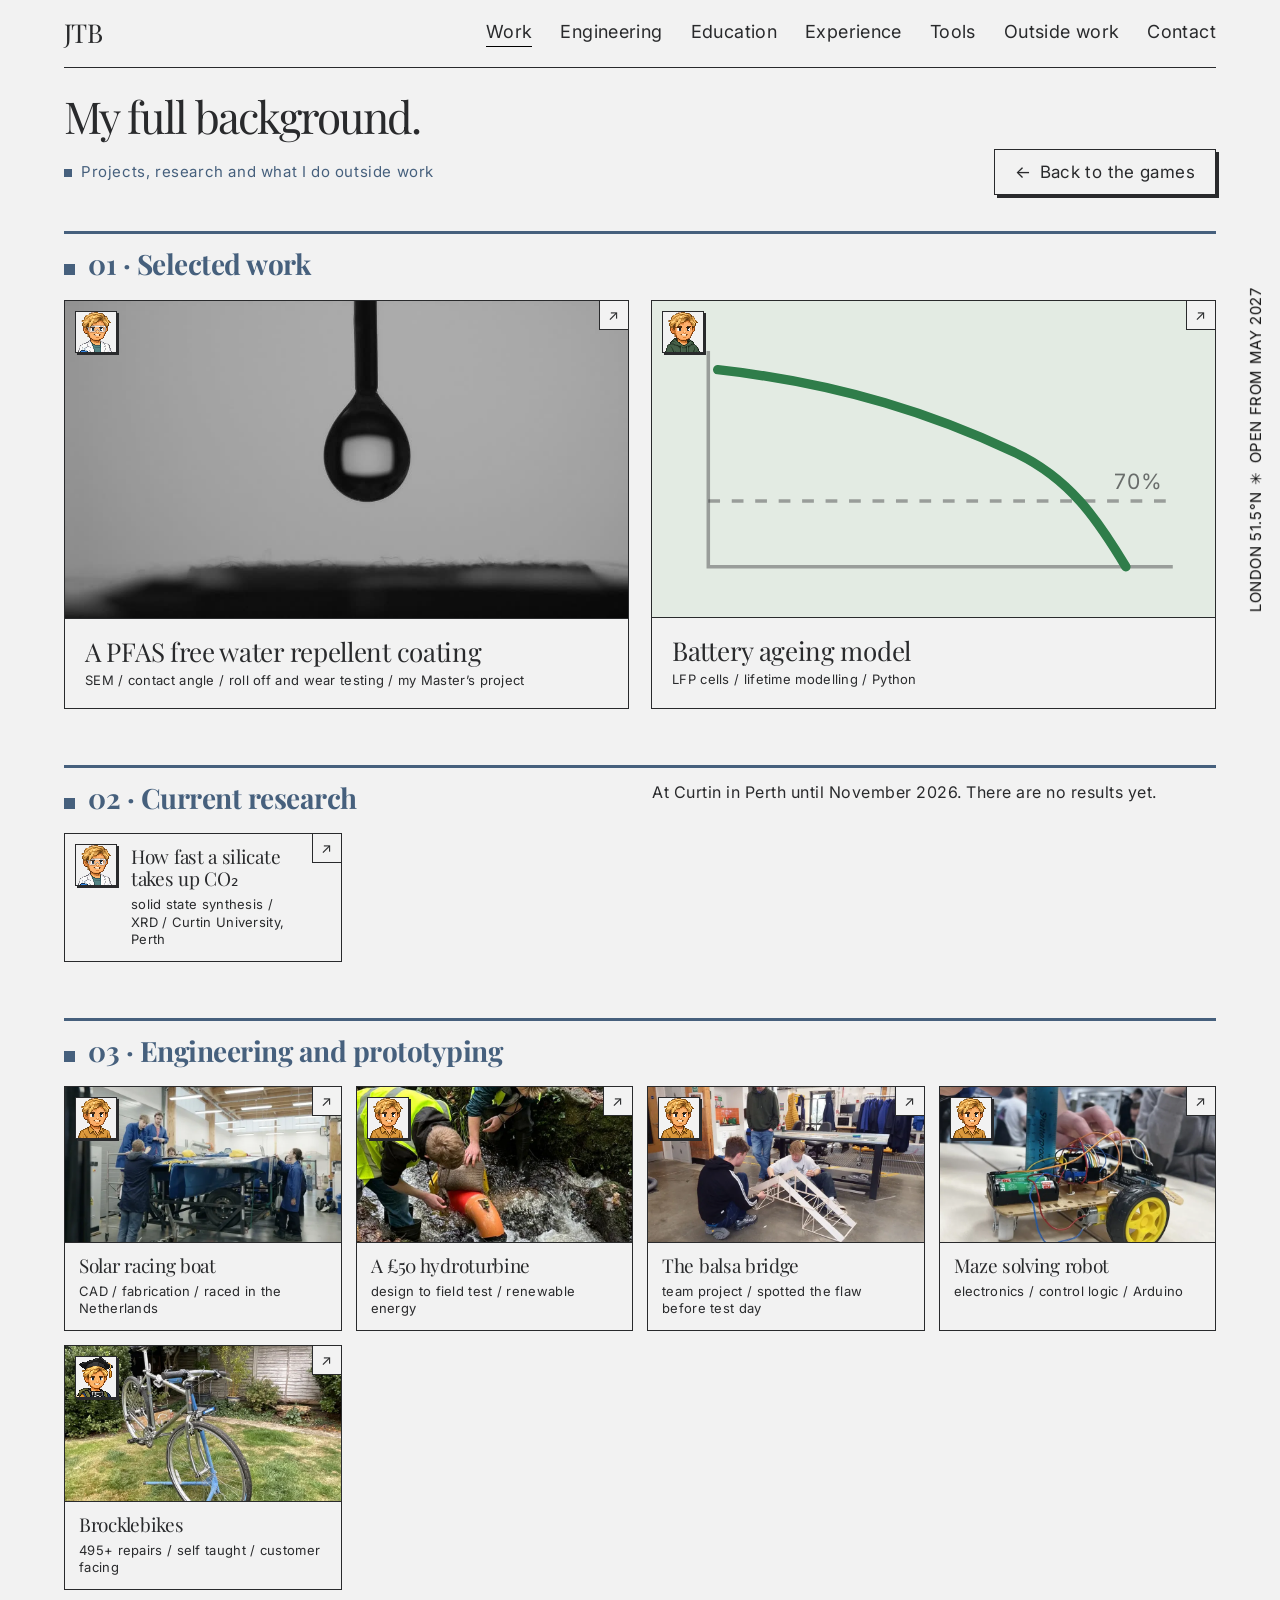
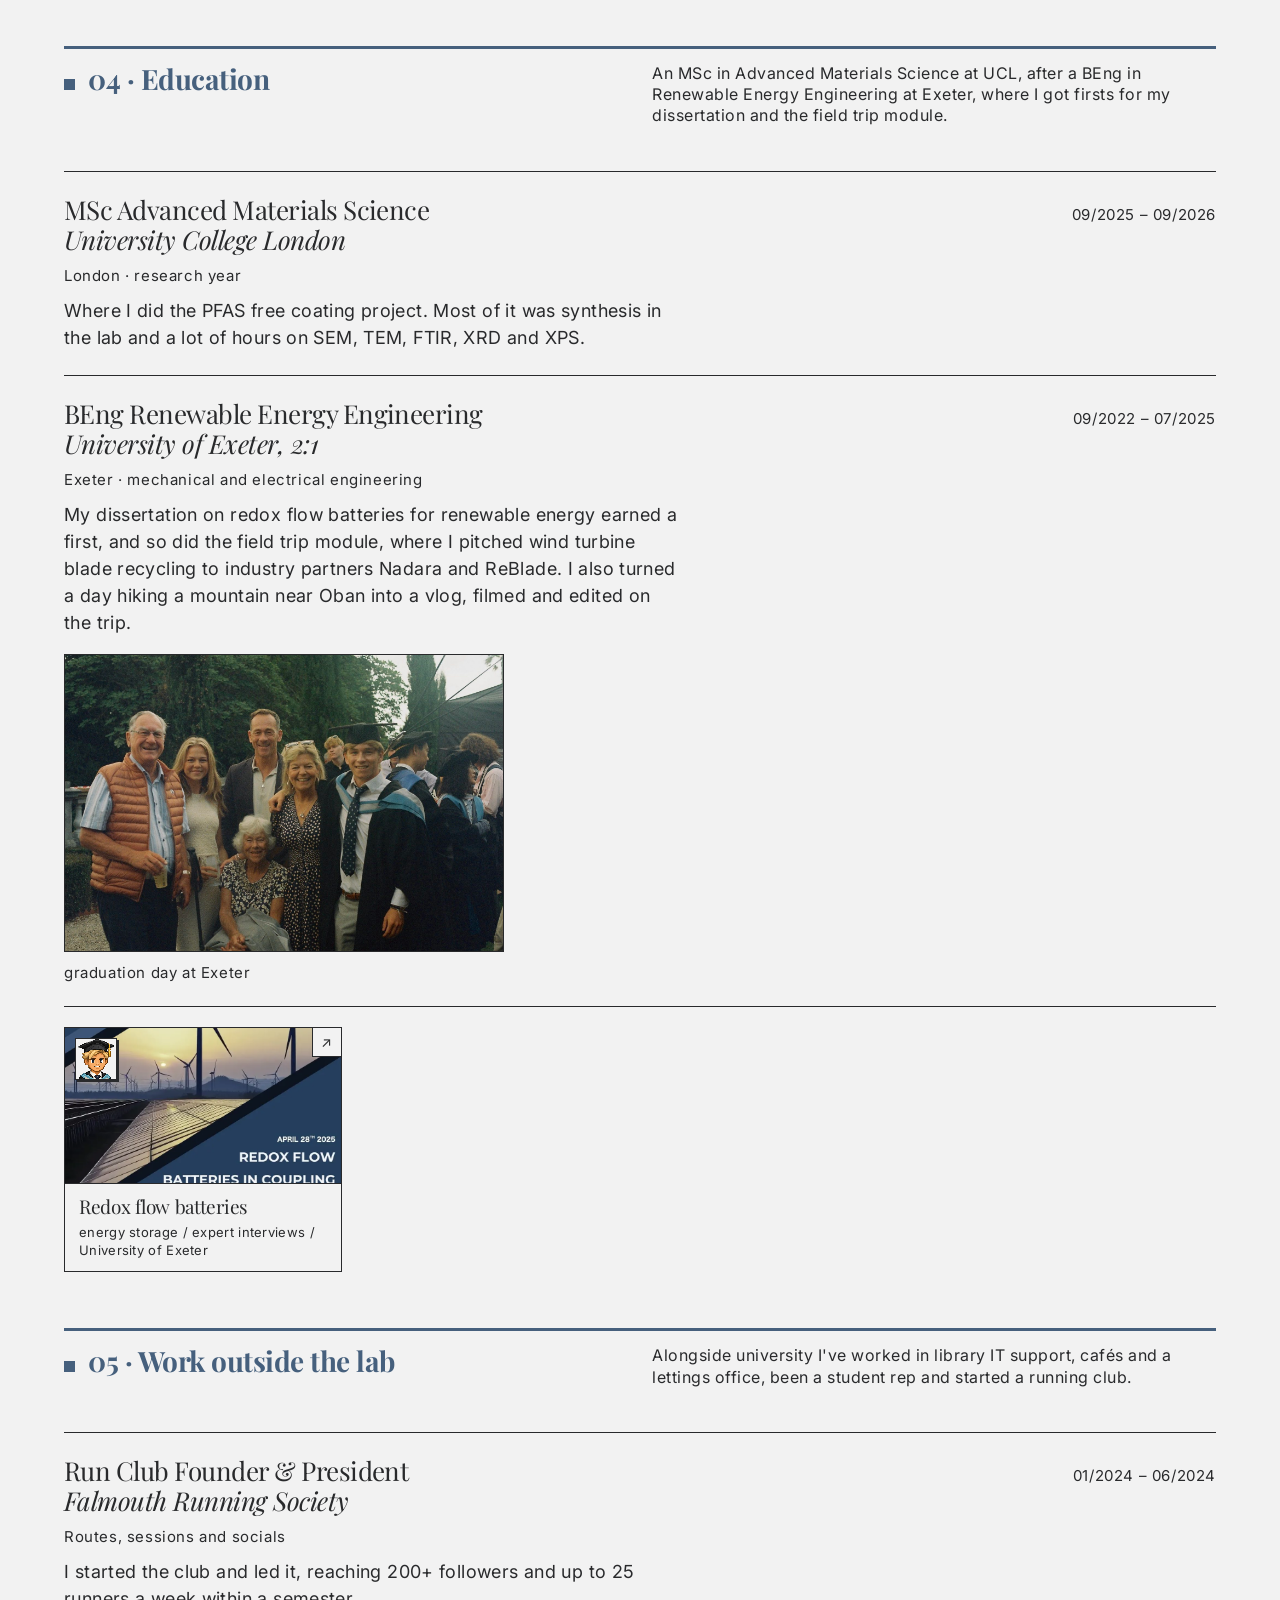
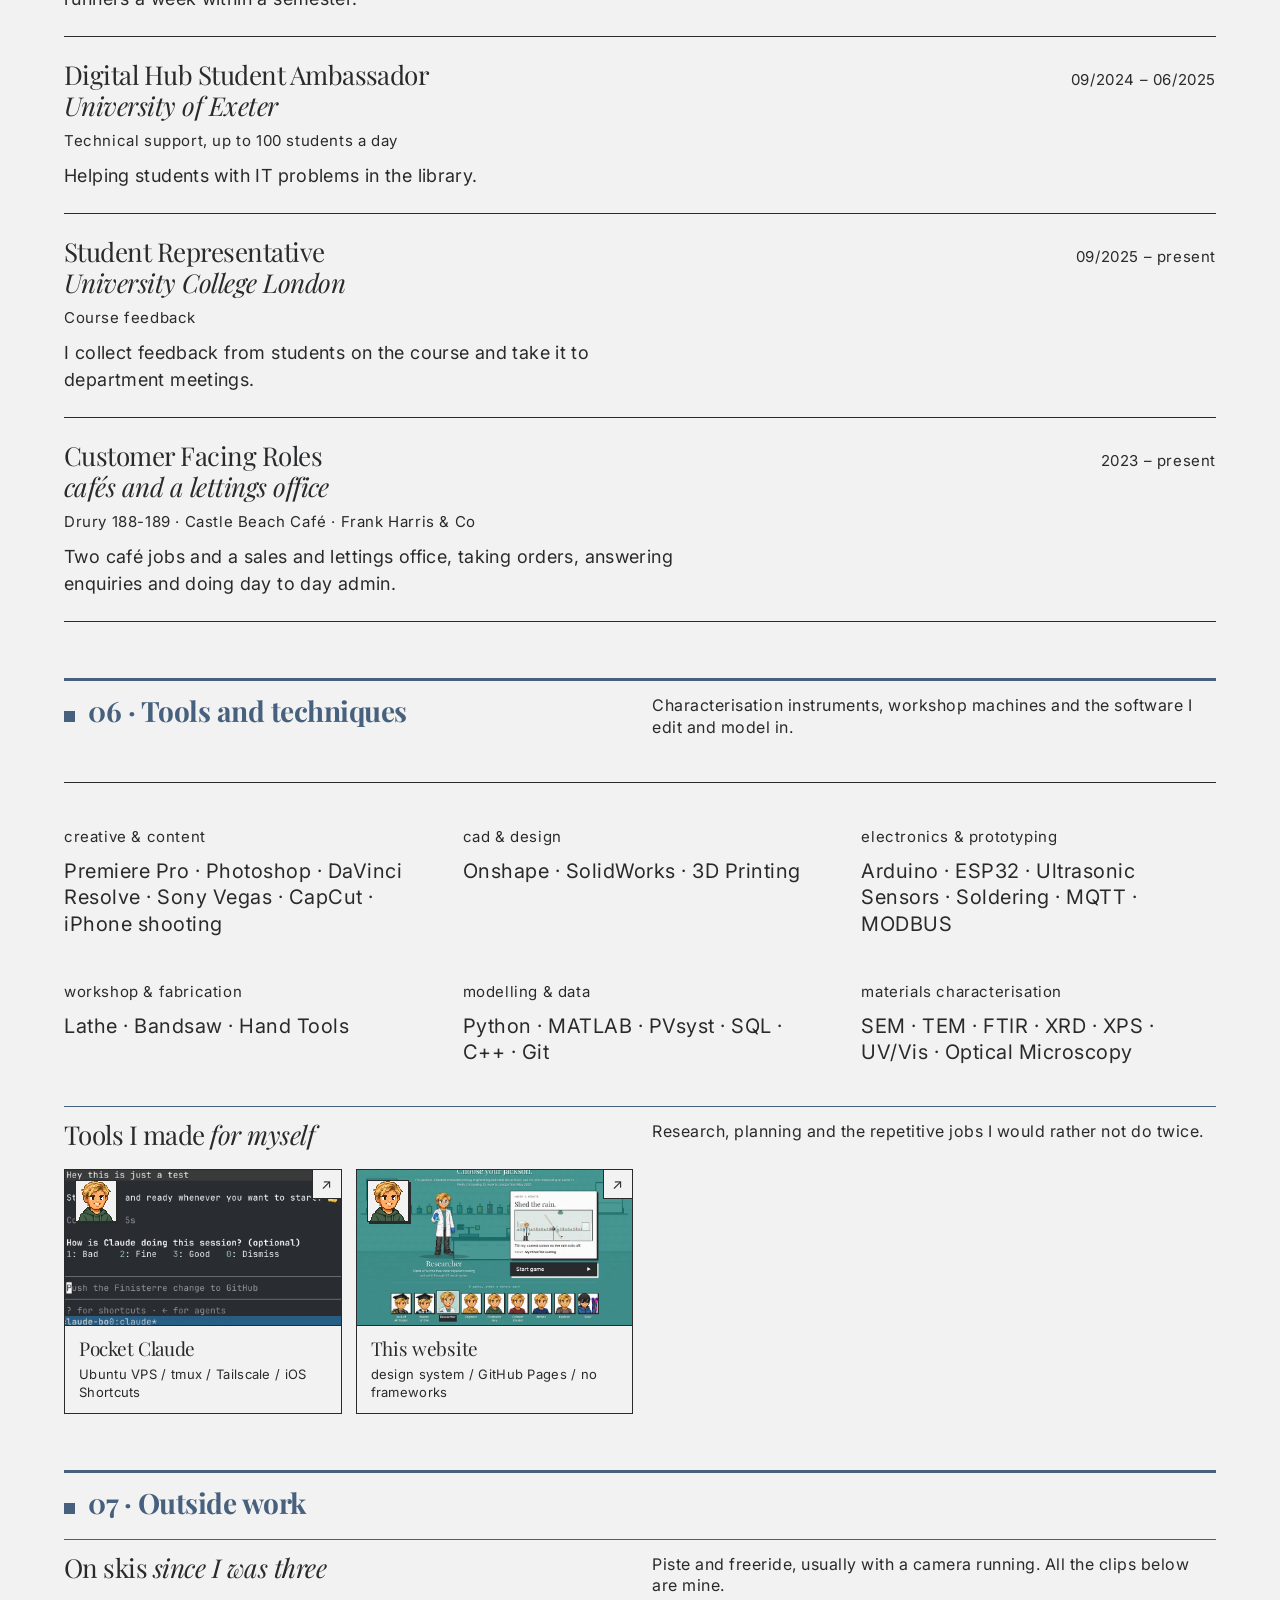
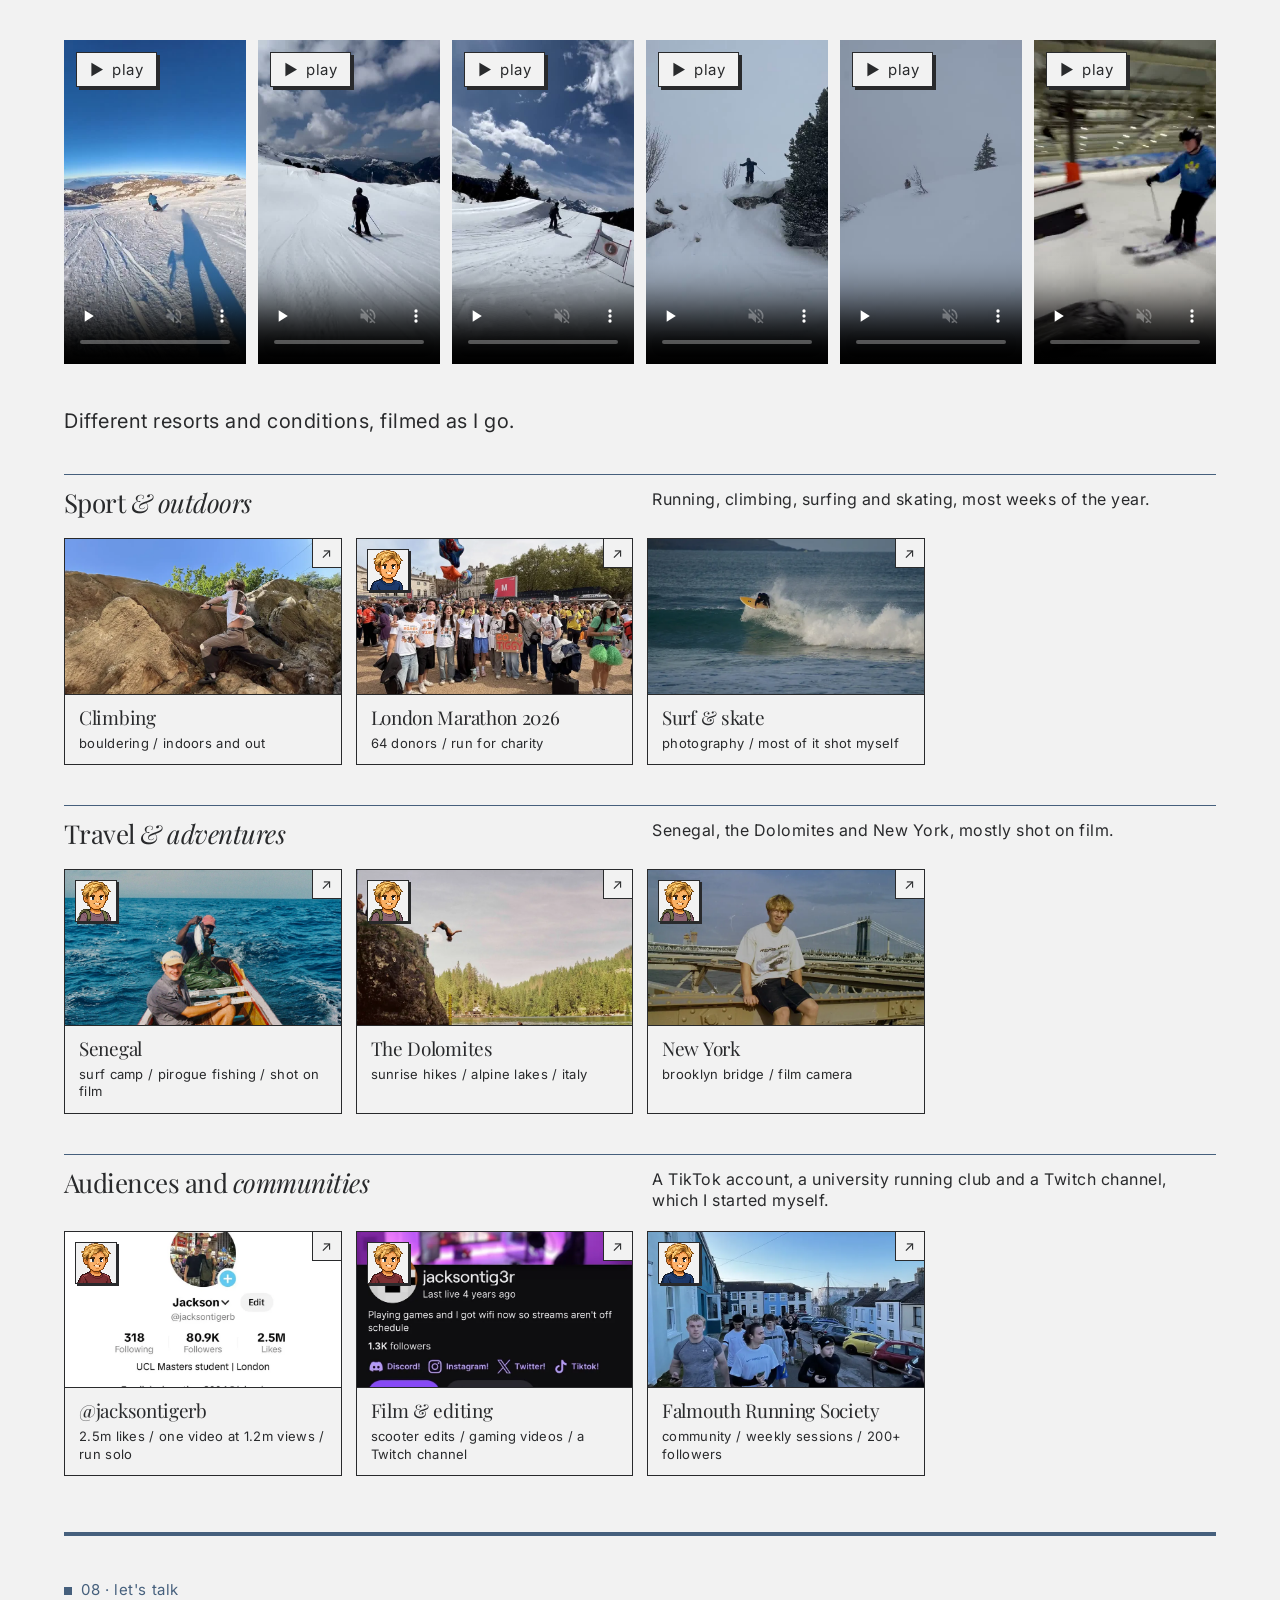
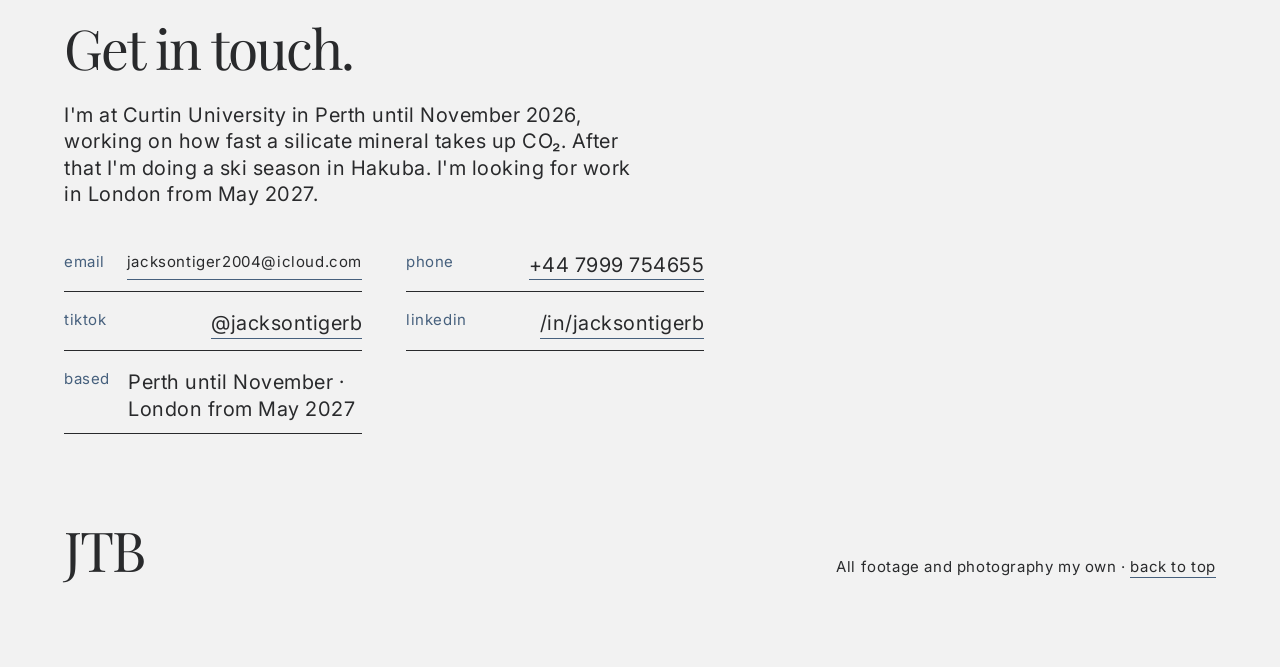
<file: experience.html>
<!doctype html>
<html lang="en-GB">
<head>
<meta charset="utf-8">
<script>document.documentElement.className+=' js';</script>
<meta name="viewport" content="width=device-width, initial-scale=1">
<title>Things I’ve done · Jackson Brocklebank</title>
<meta name="description" content="Jackson Brocklebank’s portfolio: a PFAS free water repellent coating made with Finisterre, battery lifetime modelling and the things he’s built.">
<meta name="theme-color" content="#f2f2f2">
<link rel="canonical" href="https://jacksontigerb.github.io/personal-portfolio/">
<meta property="og:type" content="website">
<meta property="og:title" content="Jackson Brocklebank">
<meta property="og:description" content="Jackson Brocklebank’s portfolio: a PFAS free water repellent coating made with Finisterre, battery lifetime modelling and the things he’s built.">
<meta property="og:url" content="https://jacksontigerb.github.io/personal-portfolio/">
<meta property="og:image" content="https://jacksontigerb.github.io/personal-portfolio/assets/pfas/c-a1-droplet.jpg">
<meta property="og:image:width" content="1200">
<meta property="og:image:height" content="630">
<meta property="og:image:alt" content="A water droplet sitting on cotton coated with the binder only bath, seen side on in the goniometer">
<meta name="twitter:card" content="summary_large_image">
<link rel="icon" href="data:image/svg+xml,<svg xmlns='http://www.w3.org/2000/svg' viewBox='0 0 64 64'><rect width='64' height='64' fill='%23292a2c'/><text x='32' y='47' font-family='Georgia,serif' font-size='42' font-style='italic' text-anchor='middle' fill='%23f2f2f2'>J</text></svg>">
<link rel="preconnect" href="https://fonts.googleapis.com">
<link rel="preconnect" href="https://fonts.gstatic.com" crossorigin>
<link rel="preload" as="style" href="https://fonts.googleapis.com/css2?family=Playfair+Display:ital,wght@0,400;0,700;1,400&family=Inter:wght@400;600&display=swap">
<link rel="stylesheet" href="https://fonts.googleapis.com/css2?family=Playfair+Display:ital,wght@0,400;0,700;1,400&family=Inter:wght@400;600&display=swap" media="print" onload="this.media='all'">
<noscript><link rel="stylesheet" href="https://fonts.googleapis.com/css2?family=Playfair+Display:ital,wght@0,400;0,700;1,400&family=Inter:wght@400;600&display=swap"></noscript>
<style>
:root{
  --ink:#292a2c;
  --vellum:#f2f2f2;
  --black:#000000;
  /* the selected character's colour, carried through the whole page */
  --accent:#46607d;
  --accent-rgb:70,96,125;
  --ogg:'Playfair Display', Georgia, serif;
  --telegraf:'Inter', ui-sans-serif, system-ui, -apple-system, sans-serif;
  --section-gap:120px;
  --margin:64px;
  /* measured from the sticky nav on load and resize */
  --nav-h:0px;
}

*{margin:0;padding:0;box-sizing:border-box;border-radius:0;}

html{scroll-behavior:smooth;}

body{
  background:var(--vellum);
  color:var(--ink);
  font-family:var(--telegraf);
  font-weight:400;
  font-size:20px;
  line-height:1.33;
  letter-spacing:0.5px;
  -webkit-font-smoothing:antialiased;
  overflow-x:clip;
}

img{max-width:100%;height:auto;display:block;}

/* ---------- shared type ---------- */
.serif-display{
  font-family:var(--ogg);
  font-weight:400;
  font-size:55px;
  line-height:1.08;
  letter-spacing:-1.98px;
}
.serif-heading{
  font-family:var(--ogg);
  font-weight:400;
  font-size:26px;
  line-height:1.1;
  letter-spacing:-0.52px;
}
.italic{font-style:italic;}
.meta{
  font-family:var(--telegraf);
  font-size:15px;
  line-height:1.67;
  letter-spacing:0.6px;
}
.eyebrow{
  font-family:var(--telegraf);
  font-size:15px;
  letter-spacing:0.6px;
  color:var(--accent);
  display:block;
  margin-bottom:18px;
  transition:color .45s ease;
}
.sec-title{
  font-family:var(--ogg);
  font-weight:700;
  font-size:36px;
  line-height:1.12;
  letter-spacing:-0.5px;
  color:var(--accent);
  margin:0;
  transition:color .45s ease;
}
.sec-title::before{
  content:"";display:inline-block;width:11px;height:11px;
  margin-right:13px;vertical-align:baseline;
  background:var(--accent);transition:background .45s ease;
}
.eyebrow::before{
  content:"";display:inline-block;width:8px;height:8px;
  margin-right:9px;vertical-align:baseline;
  background:var(--accent);transition:background .45s ease;
}

/* ---------- layout scaffold ---------- */
.page{
  max-width:1440px;
  margin:0 auto;
  padding:0 var(--margin);
  position:relative;
}
section{margin-top:var(--section-gap);}
.cselect + section{margin-top:48px;}

/* ---------- vertical running strip ---------- */
.rail{
  position:fixed;
  right:14px;
  top:50%;
  transform:translateY(-50%) rotate(180deg);
  writing-mode:vertical-rl;
  font-family:var(--telegraf);
  font-size:15px;
  letter-spacing:0.6px;
  color:var(--black);
  z-index:50;
  pointer-events:none;
  mix-blend-mode:difference;
  color:#fff;
}

/* ---------- nav ---------- */
nav{
  position:sticky;
  top:0;
  z-index:60;
  display:flex;
  align-items:center;
  justify-content:space-between;
  padding:16px 0;
  gap:18px;
  flex-wrap:wrap;
  background:var(--vellum);
  border-bottom:1px solid var(--ink);
}
.wordmark{
  font-family:var(--ogg);
  font-size:26px;
  letter-spacing:-0.52px;
  color:var(--ink);
  text-decoration:none;
}
.wordmark sup{font-size:0.5em;vertical-align:super;}
.navlinks{display:flex;gap:28px;flex-wrap:wrap;margin-left:auto;}
.navlinks a{
  font-family:var(--telegraf);
  font-size:18px;
  letter-spacing:0.38px;
  color:var(--ink);
  text-decoration:none;
  padding-bottom:2px;
  border-bottom:1px solid transparent;
}
.navlinks a:hover{border-bottom:1px solid var(--black);}
.nav-cv{font-family:var(--telegraf);font-size:18px;letter-spacing:0.38px;color:var(--ink);text-decoration:none;border:1px solid var(--ink);padding:3px 12px;flex:0 0 auto;}
.nav-cv:hover{background:var(--ink);color:var(--vellum);}
.nav-cv:focus-visible{outline:2px solid var(--ink);outline-offset:3px;}

/* ---------- inline links ---------- */
.link{
  color:var(--ink);
  text-decoration:none;
  border-bottom:1px solid var(--accent);
  padding-bottom:1px;
  transition:border-color .45s ease;
}
.link:hover{border-bottom-width:2px;}

/* ---------- placeholder blocks ---------- */
.ratio-wide{aspect-ratio:16/9;}
.ratio-landscape{aspect-ratio:4/3;}
.ratio-portrait{aspect-ratio:2/3;}

/* ---------- section header ---------- */
.sec-head{
  display:grid;
  grid-template-columns:1fr 1fr;
  gap:44px;
  align-items:start;
  border-top:3px solid var(--accent);
  padding-top:24px;
  transition:border-color .45s ease;
}
.sec-head .lead{
  font-family:var(--telegraf);
  font-size:20px;
  line-height:1.33;
  letter-spacing:0.5px;
}
.sec-head .lead em{font-family:var(--ogg);font-style:italic;}

/* ---------- story / case study ---------- */
.story-numbers{
  display:flex;
  flex-wrap:wrap;
  gap:44px;
  margin-top:44px;
  align-items:flex-end;
}
.bignum{line-height:1;}
.bignum .n{
  font-family:var(--ogg);
  font-size:55px;
  letter-spacing:-1.98px;
  display:block;
  color:var(--accent);
  transition:color .45s ease;
}
.bignum .l{
  font-family:var(--telegraf);
  font-size:15px;
  letter-spacing:0.6px;
  display:block;
  margin-top:11px;
}
.story-grid{
  display:grid;
  grid-template-columns:repeat(3,1fr);
  gap:18px;
  margin-top:44px;
  align-items:start;
}
.story-grid .offset-1{margin-top:44px;}
.story-grid .offset-2{margin-top:88px;}

/* ---------- project heading block ---------- */
.tile-title{margin-top:18px;}
.tile-title .t{
  font-family:var(--ogg);
  font-size:26px;
  line-height:1.1;
  letter-spacing:-0.52px;
}
.tile-title .t .sub{font-style:italic;display:block;margin-top:2px;}
.tile-tags{
  font-family:var(--telegraf);
  font-size:15px;
  letter-spacing:0.6px;
  margin-top:11px;
}

/* ---------- timeline ---------- */
.timeline{
  display:grid;
  grid-template-columns:repeat(4,1fr);
  gap:18px;
  margin-top:44px;
  align-items:start;
}
.tools-row{
  margin-top:44px;
  font-family:var(--telegraf);
  font-size:18px;
  letter-spacing:0.38px;
  border-top:1px solid var(--ink);
  padding-top:18px;
}
.tools-row .k{font-size:15px;letter-spacing:0.6px;display:block;margin-bottom:11px;}

/* ---------- skiing grid ---------- */
.ski-grid{
  display:grid;
  grid-template-columns:repeat(3,1fr);
  gap:18px;
  margin-top:44px;
  align-items:start;
}
.ski-grid .sv{aspect-ratio:9/16;overflow:hidden;}
.ski-grid .sv video{width:100%;height:100%;object-fit:cover;display:block;background:var(--black);}
.ski-grid > div:nth-child(2){margin-top:66px;}
.ski-grid > div:nth-child(3){margin-top:28px;}
.ski-grid > div:nth-child(4){margin-top:-28px;}
.ski-grid > div:nth-child(5){margin-top:33px;}
.ski-grid > div:nth-child(7){margin-top:-22px;}
.ski-para{
  max-width:40ch;
  margin-top:44px;
  font-size:20px;
  line-height:1.33;
}

/* ---------- projects ---------- */
.projects{
  display:grid;
  grid-template-columns:1fr 1fr;
  gap:44px 18px;
  margin-top:44px;
  align-items:start;
}
.framing{
  margin-top:44px;
  font-family:var(--ogg);
  font-size:26px;
  line-height:1.1;
  letter-spacing:-0.52px;
  max-width:26ch;
}

/* ---------- ai ---------- */
.ai-body{
  display:grid;
  grid-template-columns:1fr 1fr;
  gap:44px;
  margin-top:44px;
  align-items:start;
}
.ai-body p{font-size:20px;line-height:1.33;}
.ai-pull{
  font-family:var(--ogg);
  font-style:italic;
  font-size:26px;
  line-height:1.1;
  letter-spacing:-0.52px;
}

/* ---------- pocket claude ---------- */
.pc-clients{
  display:grid;
  grid-template-columns:repeat(3,1fr);
  gap:18px;
  margin-top:44px;
  align-items:stretch;
}
.pc-node{
  border:1px solid var(--ink);
  padding:18px;
  display:flex;
  flex-direction:column;
  gap:11px;
}
.pc-node .t{font-family:var(--ogg);font-size:26px;line-height:1.1;letter-spacing:-0.52px;}
.pc-node .d{font-family:var(--telegraf);font-size:18px;line-height:1.5;letter-spacing:0.38px;}
.pc-node .how{font-family:var(--telegraf);font-size:15px;letter-spacing:0.6px;margin-top:auto;padding-top:11px;border-top:1px solid var(--ink);}
.pc-connector{
  display:flex;
  flex-direction:column;
  align-items:center;
  gap:8px;
  padding:22px 0;
}
.pc-connector .rule{width:1px;height:22px;background:var(--ink);}
.pc-connector .tag{font-family:var(--telegraf);font-size:15px;letter-spacing:0.6px;}
.pc-band{
  border:1px solid var(--ink);
  padding:18px;
  display:flex;
  justify-content:space-between;
  align-items:baseline;
  gap:18px;
  flex-wrap:wrap;
}
.pc-band .t{font-family:var(--ogg);font-size:26px;line-height:1.1;letter-spacing:-0.52px;}
.pc-band .d{font-family:var(--telegraf);font-size:18px;line-height:1.5;letter-spacing:0.38px;max-width:52ch;}
.pc-server{border:1px solid var(--ink);padding:18px;}
.pc-server .head{
  display:flex;
  justify-content:space-between;
  align-items:baseline;
  gap:18px;
  flex-wrap:wrap;
  margin-bottom:18px;
}
.pc-server .head .t{font-family:var(--ogg);font-size:26px;line-height:1.1;letter-spacing:-0.52px;}
.pc-server .head .loc{font-family:var(--telegraf);font-size:15px;letter-spacing:0.6px;}
.pc-nest{border:1px dashed var(--ink);padding:14px;}
.pc-nest .cap{font-family:var(--telegraf);font-size:15px;letter-spacing:0.6px;margin-bottom:14px;}
.pc-core{
  background:var(--black);
  color:#fff;
  padding:14px 18px;
  display:flex;
  justify-content:space-between;
  align-items:baseline;
  gap:18px;
  flex-wrap:wrap;
}
.pc-core .t{font-family:var(--ogg);font-size:26px;letter-spacing:-0.52px;}
.pc-core .s{font-family:var(--telegraf);font-size:15px;letter-spacing:0.6px;}
.pc-server .after{font-family:var(--telegraf);font-size:15px;letter-spacing:0.6px;margin-top:14px;}
.pc-sync{
  border:1px solid var(--ink);
  padding:18px;
  margin-top:18px;
}
.pc-sync .head{display:flex;justify-content:space-between;align-items:baseline;gap:18px;flex-wrap:wrap;margin-bottom:14px;}
.pc-sync .head .t{font-family:var(--ogg);font-size:26px;line-height:1.1;letter-spacing:-0.52px;}
.pc-sync .head .meta{font-family:var(--telegraf);font-size:15px;letter-spacing:0.6px;}
.pc-paths{display:flex;align-items:center;gap:14px;flex-wrap:wrap;}
.pc-path{
  border:1px solid var(--ink);
  padding:11px 14px;
  font-family:var(--telegraf);
  font-size:18px;
  letter-spacing:0.38px;
  flex:1 1 200px;
  min-width:0;
  overflow-x:auto;
  white-space:nowrap;
}
.pc-path small{display:block;font-size:15px;letter-spacing:0.6px;opacity:0.6;margin-bottom:4px;}
.pc-sym{font-family:var(--ogg);font-size:26px;flex:none;}
.pc-proof{
  display:grid;
  grid-template-columns:1.2fr 1fr;
  gap:18px;
  margin-top:44px;
  align-items:start;
}
.pc-proof figure{margin:0;}
.pc-proof img{width:100%;display:block;border:1px solid var(--ink);}
.pc-proof figcaption{font-family:var(--telegraf);font-size:15px;letter-spacing:0.6px;margin-top:11px;}

/* ---------- personality ---------- */
.play-grid{
  display:grid;
  grid-template-columns:repeat(6,1fr);
  gap:18px;
  margin-top:44px;
  align-items:start;
}
.play-grid > *{overflow:hidden;}
.play-grid > *:nth-child(1){grid-column:span 3;}
.play-grid > *:nth-child(2){grid-column:span 3;}
.play-grid > *:nth-child(3){grid-column:span 2;}
.play-grid > *:nth-child(4){grid-column:span 2;margin-top:22px;}
.play-grid > *:nth-child(5){grid-column:span 2;}

/* ---------- contact ---------- */
.contact{
  margin-top:var(--section-gap);
  border-top:4px solid var(--accent);
  padding:44px 0 88px;
  transition:border-color .45s ease;
}
.contact h2{max-width:16ch;}
.contact .avail{
  max-width:44ch;
  margin-top:24px;
  font-size:20px;
  line-height:1.33;
}
.contact-cols{
  display:grid;
  grid-template-columns:repeat(2,1fr);
  gap:18px 44px;
  margin-top:44px;
  max-width:640px;
}
.contact-cols .row{
  display:flex;
  justify-content:space-between;
  gap:18px;
  border-bottom:1px solid var(--ink);
  padding-bottom:11px;
}
.contact-cols .row .k{font-size:15px;letter-spacing:0.6px;flex-shrink:0;color:var(--accent);transition:color .45s ease;}
.contact-cols .row a{overflow-wrap:anywhere;text-align:right;}
.contact-cols .row a.email{font-size:15px;letter-spacing:0.6px;}

.footer-mark{
  display:flex;
  justify-content:space-between;
  align-items:baseline;
  margin-top:88px;
  flex-wrap:wrap;
  gap:18px;
}
.footer-mark .big{
  font-family:var(--ogg);
  font-size:55px;
  letter-spacing:-1.98px;
  line-height:1;
}

/* ---------- ledger lists (education / experience) ---------- */
.cvlist{margin-top:44px;border-top:1px solid var(--ink);}
.cvitem{
  display:grid;
  grid-template-columns:1fr auto;
  gap:11px 44px;
  padding:24px 0;
  border-bottom:1px solid var(--ink);
  align-items:baseline;
}
.cvitem .h{grid-column:1;}
.cvitem .h .t{font-family:var(--ogg);font-size:26px;line-height:1.1;letter-spacing:-0.52px;}
.cvitem .h .t .sub{font-style:italic;display:block;margin-top:2px;}
.cvitem .h .place{font-family:var(--telegraf);font-size:15px;letter-spacing:0.6px;margin-top:11px;display:block;}
.cvitem .h .desc{font-family:var(--telegraf);font-size:18px;line-height:1.5;letter-spacing:0.38px;margin-top:11px;max-width:56ch;}
.cvitem .date{grid-column:2;font-family:var(--telegraf);font-size:15px;letter-spacing:0.6px;text-align:right;white-space:nowrap;}
.cvitem .cv-photo{margin-top:18px;max-width:min(440px,100%);border:1px solid var(--ink);}

/* ---------- skills ---------- */
.skills-grid{
  display:grid;
  grid-template-columns:repeat(3,1fr);
  gap:44px;
  margin-top:44px;
  border-top:1px solid var(--ink);
  padding-top:44px;
}
.skillgroup .k{font-family:var(--telegraf);font-size:15px;letter-spacing:0.6px;display:block;margin-bottom:11px;}
.skillgroup .v{font-family:var(--telegraf);font-size:20px;line-height:1.33;letter-spacing:0.5px;}

/* ---------- character select, the hero ---------- */
/* sized to its content, so the first piece of work is in view on a laptop */
.cselect{
  margin-top:0;
  display:grid;
  grid-template-columns:minmax(0,1fr) clamp(170px,16vw,240px) clamp(270px,25vw,360px);
  grid-template-rows:auto 1fr;
  grid-template-areas:"ident stage roster" "card stage roster";
  column-gap:clamp(20px,2.4vw,36px);
  padding:32px 0 0;
  border-bottom:1px solid var(--ink);
}
.cs-ident{grid-area:ident;display:flex;flex-direction:column;gap:14px;min-width:0;}
.cs-player{font-family:var(--ogg);font-weight:400;font-size:clamp(34px,4.2vw,56px);line-height:1;letter-spacing:-1.4px;}
.cs-intro{font-family:var(--telegraf);font-size:17px;line-height:1.45;letter-spacing:0.2px;max-width:62ch;}
.cs-cta{display:flex;flex-wrap:wrap;gap:12px;margin-top:4px;}

.btn{
  display:inline-flex;align-items:center;justify-content:center;
  font-family:var(--telegraf);font-size:17px;letter-spacing:0.38px;line-height:1.2;
  padding:12px 20px;border:1px solid var(--ink);color:var(--ink);background:var(--vellum);
  text-decoration:none;box-shadow:3px 3px 0 0 var(--ink);
  transition:transform .15s ease,box-shadow .15s ease,background .45s ease;
}
.btn-solid{background:var(--accent);color:#fff;}
.btn:hover{transform:translate(2px,2px);box-shadow:1px 1px 0 0 var(--ink);}
.btn:focus-visible{outline:2px solid var(--ink);outline-offset:3px;}

/* what this side of me did, and where on the page it lives */
.cs-card{
  grid-area:card;align-self:end;
  margin:18px 0 20px;padding-top:14px;border-top:1px solid var(--ink);
  display:flex;flex-direction:column;gap:8px;align-items:flex-start;
}
.cs-card-head{display:flex;flex-wrap:wrap;align-items:baseline;gap:6px 14px;}
.cs-nameplate{
  background:var(--accent);color:#fff;padding:5px 14px;
  font-family:var(--ogg);font-size:22px;line-height:1.2;letter-spacing:-0.4px;
  transition:background .45s ease;
}
.cs-class{font-family:var(--telegraf);font-size:14px;font-weight:600;letter-spacing:1.2px;text-transform:uppercase;color:var(--accent);transition:color .45s ease;}
.cs-quest{font-family:var(--telegraf);font-size:18px;line-height:1.4;letter-spacing:0.3px;}
.cs-weak{font-family:var(--telegraf);font-size:16px;line-height:1.4;letter-spacing:0.3px;}
.cs-weak .k{font-size:13px;font-weight:600;letter-spacing:1.2px;text-transform:uppercase;color:var(--accent);margin-right:6px;}
.cs-go{
  font-family:var(--telegraf);font-size:17px;letter-spacing:0.38px;color:var(--ink);
  text-decoration:none;border-bottom:1px solid var(--accent);padding-bottom:1px;
}
.cs-go:hover{border-bottom-width:2px;}
.cs-go:focus-visible{outline:2px solid var(--ink);outline-offset:3px;}

/* the stage: a fixed box, and the figure always keeps the art's own proportions */
.cs-stage{grid-area:stage;position:relative;height:clamp(330px,50vh,440px);align-self:end;overflow:hidden;}
.cs-wash{
  position:absolute;left:50%;bottom:0;width:100%;height:85%;
  transform:translateX(-50%);pointer-events:none;
  background:radial-gradient(closest-side at 50% 60%, rgba(var(--accent-rgb),0.30) 0%, rgba(var(--accent-rgb),0.10) 55%, rgba(var(--accent-rgb),0) 100%);
  transition:background .45s ease;
}
.cs-ghost{
  position:absolute;left:50%;top:18%;transform:translate(-50%,-50%);
  font-family:var(--ogg);font-size:clamp(80px,11vw,170px);line-height:1;white-space:nowrap;
  color:var(--accent);opacity:.14;pointer-events:none;transition:color .45s ease;
}
.cs-fig3d{position:relative;height:100%;display:flex;align-items:flex-end;justify-content:center;padding-top:12px;}
.cs-fig3d canvas,.cs-fig3d img{
  display:block;width:auto;height:auto;max-width:100%;max-height:100%;
  image-rendering:pixelated;
}

/* the roster: a radio group, so arrow keys and screen readers already know how it works */
.cs-roster{
  grid-area:roster;align-self:end;
  border:0;margin:0;padding:0;min-width:0;
  display:grid;grid-template-columns:repeat(3,minmax(0,1fr));
  gap:1px;background:var(--ink);border-top:1px solid var(--ink);
}
.rtile{position:relative;background:var(--vellum);color:var(--ink);cursor:pointer;display:flex;flex-direction:column;min-width:0;}
.rtile .rbar{height:4px;background:var(--tint);opacity:.3;transition:opacity .25s ease;}
.rtile .rnum{position:absolute;top:8px;left:9px;font-size:13px;letter-spacing:0.6px;z-index:2;color:#6b6d70;transition:color .25s ease;}
.rtile .rart{display:block;aspect-ratio:5/4;overflow:hidden;}
/* everything unpicked reads as greyed out, so the live one is unmistakable */
.rtile .rart img{
  width:100%;height:100%;object-fit:cover;object-position:top center;display:block;
  filter:grayscale(1) contrast(.92);opacity:.42;
  transition:opacity .25s ease,filter .25s ease;image-rendering:pixelated;
}
.rtile .rname{
  display:block;border-top:1px solid var(--ink);padding:6px 8px;
  font-size:14px;font-weight:600;letter-spacing:0.2px;line-height:1.2;
  color:#6b6d70;transition:color .25s ease,background .25s ease;
}
.rtile:has(input:checked) .rbar{opacity:1;}
.rtile:has(input:checked) .rart img{filter:none;opacity:1;}
.rtile:has(input:checked) .rname{background:var(--tint);color:#fff;}
.rtile:has(input:checked) .rnum{color:var(--ink);}
.rtile:has(input:focus-visible){outline:2px solid var(--ink);outline-offset:-3px;z-index:3;}
@media (hover:hover){
  .rtile:hover .rart img{filter:grayscale(.35);opacity:.8;}
  .rtile:hover .rname,.rtile:hover .rnum{color:var(--ink);}
  .rtile:has(input:checked):hover .rname{color:#fff;}
}

/* visually hidden, still read out and still focusable */
.vh{position:absolute !important;width:1px;height:1px;margin:-1px;padding:0;overflow:hidden;clip:rect(0 0 0 0);clip-path:inset(50%);white-space:nowrap;border:0;}

/* the lines a selected piece of work leads with */
.links-row{display:flex;flex-wrap:wrap;gap:12px;margin:0 0 8px;}

/* sub-sections inside a section: a lighter rule than the section head */
.sub-head{border-top-width:1px;margin-top:88px;}
/* straight after a section head, a sub-section needs less air */
.sec-head + .group > .sub-head:first-child{margin-top:44px;}
.group > .cvlist:first-child{margin-top:0;}

/* ---------- real artwork ---------- */
.artbox{width:100%;overflow:hidden;}
.artbox img,.artbox video{width:100%;height:100%;object-fit:cover;display:block;}
.art-natural{width:100%;height:auto;display:block;}
.shot{border:1px solid var(--ink);}

/* ---------- film text cards ---------- */
.timeline .span2{grid-column:span 2;}

/* ---------- film box (padding + bg matched to the screenshot #0f0f0f) ---------- */
.filmbox-dark{
  background:#0f0f0f;
  display:flex;
  align-items:center;
  justify-content:center;
  padding:26px 22px;
}
.filmbox-dark img{width:100%;max-width:440px;height:auto;display:block;}

/* ---------- run club ---------- */
.run-grid{
  display:grid;
  grid-template-columns:0.8fr 1fr 1fr;
  gap:18px;
  margin-top:44px;
  align-items:start;
}
.run-grid .rv{aspect-ratio:9/16;overflow:hidden;grid-row:span 2;}
.run-grid .rv video{width:100%;height:100%;object-fit:cover;display:block;background:var(--black);}
.run-grid .rp{overflow:hidden;}
.run-grid .rp img{width:100%;height:100%;object-fit:cover;display:block;}
.run-grid .tall{aspect-ratio:3/4;}
.run-note{
  margin-top:18px;
  display:grid;
  grid-template-columns:1fr 1fr;
  gap:32px;
  align-items:start;
}
.run-note .marie img{width:100%;height:auto;border:1px solid var(--ink);display:block;}
.run-note p{font-size:18px;line-height:1.4;letter-spacing:0.38px;}
.run-note p .big{font-family:var(--ogg);font-size:24px;letter-spacing:-0.4px;font-style:italic;}
.run-note .rm{overflow:hidden;aspect-ratio:16/10;margin-top:18px;}
.run-note .rm img{width:100%;height:100%;object-fit:cover;display:block;}

/* ---------- research evidence ---------- */
.sem-pair{
  display:grid;
  grid-template-columns:1fr 1fr;
  gap:18px;
  margin-top:18px;
}
.sem-pair figure{margin:0;}
.sem-pair img{width:100%;display:block;border:1px solid var(--ink);}
.sem-pair figcaption{font-family:var(--telegraf);font-size:15px;letter-spacing:0.6px;margin-top:11px;}
.research-video{width:100%;display:block;aspect-ratio:16/9;object-fit:cover;background:var(--black);border:1px solid var(--ink);margin-top:44px;}
.wca-graph{width:100%;display:block;border:1px solid var(--ink);margin-top:18px;background:#fff;}
/* clips never start on their own, so each one says it is a clip */
.vwrap{position:relative;}
.vplay{
  position:absolute;left:12px;top:12px;z-index:2;
  display:inline-flex;align-items:center;gap:8px;
  background:var(--vellum);color:var(--ink);border:1px solid var(--ink);
  padding:7px 13px;font-family:var(--telegraf);font-size:15px;letter-spacing:0.38px;
  cursor:pointer;box-shadow:3px 3px 0 0 var(--ink);
}
.vplay:hover{background:var(--accent);color:#fff;}
.vplay:focus-visible{outline:2px solid var(--ink);outline-offset:3px;}
.vplay[hidden]{display:none;}

/* ---------- motion, focus & anchors ---------- */
[id]{scroll-margin-top:calc(var(--nav-h) + 12px);}
.navlinks a.active{border-bottom:1px solid var(--black);}
.link:focus-visible,.navlinks a:focus-visible,.wordmark:focus-visible{outline:2px solid var(--ink);outline-offset:3px;}
/* the page below follows whichever character is picked */
html.anim .reveal{opacity:0;transform:translateY(14px);transition:opacity .55s ease,transform .55s ease;}
html.anim .reveal.in{opacity:1;transform:translateY(0);}
@media (prefers-reduced-motion:reduce){
  html{scroll-behavior:auto;}
  html.anim .reveal{opacity:1;transform:none;transition:none;}
}

/* ---------- responsive ---------- */
@media (max-width:900px){
  /* stacked: who first, then the figure beside the roster so a pick is always visible */
  .cselect{
    grid-template-columns:minmax(0,2fr) minmax(0,3fr);
    grid-template-rows:auto auto auto;
    grid-template-areas:"ident ident" "stage roster" "card card";
    padding-top:24px;
  }
  .cs-ident{margin-bottom:24px;}
  /* one tidy nav row from tablet width down: the links scroll sideways, the CV stays put */
  nav{flex-wrap:nowrap;gap:16px;}
  .wordmark{flex:0 0 auto;}
  .navlinks{flex:1 1 auto;min-width:0;flex-wrap:nowrap;gap:22px;overflow-x:auto;scrollbar-width:none;-webkit-overflow-scrolling:touch;}
  .navlinks::-webkit-scrollbar{display:none;}
  .navlinks a{font-size:16px;white-space:nowrap;}
  .cs-stage{height:auto;align-self:stretch;min-height:240px;}
  .cs-fig3d{position:absolute;inset:0;}
  .cs-card{align-self:start;}
  .cselect + section{margin-top:56px;}
  :root{--margin:28px;--section-gap:88px;}
  .serif-display{font-size:40px;letter-spacing:-1.2px;}
  .footer-mark .big{font-size:40px;letter-spacing:-1.2px;}
  .bignum .n{font-size:40px;letter-spacing:-1.2px;}
  .sec-head{grid-template-columns:1fr;gap:24px;}
  .story-grid{grid-template-columns:1fr 1fr;}
  .story-grid .offset-1,.story-grid .offset-2{margin-top:0;}
  .timeline{grid-template-columns:1fr 1fr;}
  .projects{grid-template-columns:1fr;}
  .ai-body{grid-template-columns:1fr;}
  .ski-grid{grid-template-columns:1fr 1fr;}
  .ski-grid > div{margin-top:0;}
  .play-grid{grid-template-columns:1fr 1fr;}
  .play-grid > *{grid-column:auto !important;margin-top:0;}
  .skills-grid{grid-template-columns:1fr 1fr;}
  .sem-pair{grid-template-columns:1fr;}
  .pc-clients{grid-template-columns:1fr;}
  .pc-proof{grid-template-columns:1fr;}
  .run-grid{grid-template-columns:1fr 1fr;}
  .run-grid .rv{grid-row:auto;}
  .run-note{grid-template-columns:1fr;gap:24px;}
  .rail{display:none;}
}
@media (max-width:560px){
  .cs-intro{font-size:17px;}
  .cs-cta .btn{flex:1 1 100%;}
  .cselect{grid-template-columns:minmax(0,1fr) minmax(0,2fr);}
  .rtile .rname{font-size:11px;letter-spacing:0;padding:4px 4px;}
  .rtile .rnum{font-size:11px;top:5px;left:5px;}
  .cs-nameplate{font-size:20px;}
  .sub-head{margin-top:64px;}
  .nav-cv{font-size:15px;padding:2px 10px;}
  .story-grid,.timeline,.ski-grid,.play-grid,.skills-grid{grid-template-columns:1fr;}
  .timeline .span2{grid-column:auto;}
  .cvitem{grid-template-columns:1fr;}
  .cvitem .date{grid-column:1;text-align:left;}
  .run-grid{grid-template-columns:1fr;}
  body{font-size:17px;}
  .contact-cols{grid-template-columns:1fr;gap:0;max-width:none;}
  /* keep the sticky nav a single tidy row that scrolls sideways
     instead of wrapping into a tall bar stuck over the content */
  nav{padding:12px 0;flex-wrap:nowrap;gap:14px;align-items:center;}
  .wordmark{flex:0 0 auto;}
  .navlinks{
    flex:1 1 auto;
    min-width:0;
    flex-wrap:nowrap;
    gap:18px;
    overflow-x:auto;
    scrollbar-width:none;
    -webkit-overflow-scrolling:touch;
  }
  .navlinks::-webkit-scrollbar{display:none;}
  .navlinks a{font-size:15px;white-space:nowrap;padding-bottom:0;}
}

/* the narrowest phones: faces only in the roster, names still read out, the card below names the pick */
@media (max-width:360px){
  .rtile .rname{position:absolute;width:1px;height:1px;margin:-1px;padding:0;overflow:hidden;clip-path:inset(50%);white-space:nowrap;border:0;}
}

/* ---------- project cards ---------- */
[hidden]{display:none !important;}
::view-transition-group(pj-swap){animation-duration:.34s;animation-timing-function:cubic-bezier(0.23,1,0.32,1);background:#f2f2f2;border:1px solid #292a2c;box-sizing:border-box;overflow:hidden;}
::view-transition-image-pair(pj-swap){isolation:auto;}
::view-transition-group(pj-img){animation-duration:.34s;animation-timing-function:cubic-bezier(0.23,1,0.32,1);z-index:2;}
/* plus-lighter dissolve: the two crops blend without the mid-flight brightness dip */
::view-transition-image-pair(pj-img){isolation:isolate;}
::view-transition-old(pj-img),::view-transition-new(pj-img){height:100%;width:100%;object-fit:cover;animation-duration:.34s;mix-blend-mode:plus-lighter;}
::view-transition-old(pj-swap){animation:pj-out .1s ease both;}
::view-transition-new(pj-swap){animation:pj-in .18s ease .16s both;}
@keyframes pj-out{to{opacity:0;}}
@keyframes pj-in{from{opacity:0;}}
::view-transition-old(root),::view-transition-new(root){animation-duration:.3s;}
.cards{display:grid;grid-template-columns:repeat(3,minmax(0,1fr));gap:18px;margin-top:44px;align-items:stretch;}
.card{border:1px solid var(--ink);display:flex;flex-direction:column;cursor:pointer;min-width:0;position:relative;background:var(--vellum);transition:transform .16s ease,box-shadow .16s ease,border-color .35s ease;}
.card:hover,.card.active{transform:translate(-3px,-3px);box-shadow:6px 6px 0 var(--accent);border-color:var(--accent);}
.card .cgo{position:absolute;z-index:2;right:-1px;top:-1px;width:38px;height:38px;display:flex;align-items:center;justify-content:center;border:1px solid var(--ink);background:var(--vellum);font-family:var(--telegraf);font-size:16px;line-height:1;transition:background .25s ease,color .25s ease,border-color .35s ease;}
.card:hover .cgo,.card.active .cgo{background:var(--accent);border-color:var(--accent);color:#fff;}
.card:hover .ct,.card.active .ct{color:var(--accent);}
.card .ct{transition:color .35s ease;}
.card .cimg{border-bottom:1px solid var(--ink);font-size:0;overflow:hidden;}
.card .cimg img{width:100%;aspect-ratio:16/10;object-fit:cover;display:block;}
.card .cchart{display:flex;align-items:center;justify-content:center;aspect-ratio:16/10;background:#e3ebe3;}
.card .cchart svg{width:100%;height:100%;}
.card .cchart .axis,.card .cchart .eol{fill:none;stroke:var(--ink);stroke-width:1.5;opacity:.4;}
.card .cchart .eol{stroke-dasharray:5 5;}
.card .cchart .fade{fill:none;stroke:#2f7d4a;stroke-width:4;stroke-linecap:round;}
.card .cchart text{font-family:var(--telegraf);font-size:9px;fill:var(--ink);opacity:.65;text-anchor:end;}
@media (hover:hover) and (prefers-reduced-motion:no-preference){
  .card .cimg img{transition:transform .3s cubic-bezier(0.23,1,0.32,1);}
  .card:hover .cimg img{transform:scale(1.03);}
}
.card .cbody{padding:18px;display:flex;flex-direction:column;gap:11px;flex:1;}
.card .ct{font-family:var(--ogg);font-size:26px;line-height:1.1;letter-spacing:-0.52px;}
.card .ctags{font-family:var(--telegraf);font-size:15px;letter-spacing:0.6px;}
.card:focus-visible{outline:2px solid var(--ink);outline-offset:3px;}
.card.feature{grid-column:span 2;}
.card.feature .cimg img{aspect-ratio:21/9;}

/* ---------- expanded project panels ---------- */
/* without JavaScript every write up simply sits under its cards. With it, they wait closed
   until the script has marked them, so nothing flashes open while the page loads */
html.js:not(.panels-ready) .panel{display:none;}
html:not(.js) .card{cursor:default;}
html:not(.js) .pclose,html:not(.js) .pclose-float,html:not(.js) .cs-roster{display:none;}
.panel:focus{outline:none;}
.panel:focus-visible{outline:2px solid var(--ink);outline-offset:3px;}
.panel{border:1px solid var(--ink);margin-top:44px;padding:clamp(18px,3vw,44px);}
@media (prefers-reduced-motion:no-preference){
  html:not(.vt) .panel:not([hidden]){animation:panelin .4s ease;}
  @keyframes panelin{from{opacity:0;transform:translateY(12px);}to{opacity:1;transform:none;}}
}
.panel-head{display:flex;justify-content:space-between;align-items:baseline;gap:18px;margin-bottom:24px;}
.panel-head .t{font-family:var(--ogg);font-size:26px;line-height:1.1;letter-spacing:-0.52px;}
.panel-head .t .sub{font-style:italic;display:block;margin-top:2px;font-size:20px;}
.pclose{font-family:var(--telegraf);font-size:15px;letter-spacing:0.6px;background:var(--vellum);border:1px solid var(--ink);cursor:pointer;color:var(--ink);display:inline-flex;align-items:center;gap:9px;min-height:44px;padding:0 18px;flex-shrink:0;box-shadow:3px 3px 0 0 var(--ink);transition:transform .15s ease,box-shadow .15s ease,background .25s ease;}
.pclose:hover{background:var(--accent);border-color:var(--accent);color:#fff;}
.pclose:active{transform:translate(3px,3px);box-shadow:0 0 0 0 var(--ink);}
/* long write ups scroll the head away, so the same button follows you down the page */
.pclose-float{position:fixed;right:24px;bottom:24px;z-index:60;font-family:var(--telegraf);font-size:15px;letter-spacing:0.6px;display:inline-flex;align-items:center;gap:9px;min-height:52px;padding:0 22px;background:var(--ink);color:var(--vellum);border:1px solid var(--ink);cursor:pointer;box-shadow:4px 4px 0 0 var(--accent);transition:transform .15s ease,box-shadow .15s ease,background .25s ease;}
.pclose-float:hover{background:var(--accent);border-color:var(--accent);}
.pclose-float:active{transform:translate(4px,4px);box-shadow:0 0 0 0 var(--accent);}
.pclose-float .k{opacity:.65;font-size:13px;}
.panel .intro{font-size:20px;line-height:1.33;max-width:60ch;margin-bottom:24px;}
.panel-cols{display:grid;grid-template-columns:1.4fr 1fr;gap:44px;align-items:start;}
.panel-cols .intro{margin-bottom:0;}
.panel-cols .stack p + p{margin-top:18px;}
@media (max-width:900px){
  .cards{grid-template-columns:repeat(2,minmax(0,1fr));}
  .panel-cols{grid-template-columns:1fr;gap:24px;}
  .sec-title{font-size:32px;}
}
@media (max-width:560px){
  .cards{grid-template-columns:minmax(0,1fr);}
  .sec-title{font-size:28px;}
  .card.feature{grid-column:auto;}
  .card.feature .cimg img{aspect-ratio:16/10;}
  .panel-head{flex-direction:column;gap:8px;}
}
/* ---------- print: a short summary rather than the whole scrapbook ---------- */
@media print{
  @page{margin:14mm 14mm;}
  body{background:#fff;font-size:10.5pt;}
  .page{padding:0;max-width:none;}
  nav,.rail,.cs-stage,.cs-roster,.cs-card,.cs-cta,#outside,#tools,.panel,video,.vplay,.card .cimg,.card .cgo,.pclose-float,.links-row,.footer-mark .big{display:none !important;}
  html.anim .reveal{opacity:1 !important;transform:none !important;}
  section{margin-top:18px !important;break-inside:auto;}
  .cselect{display:block;padding-top:0;border:0;}
  .cs-player{font-size:26pt;}
  .cs-intro{font-size:11pt;max-width:none;}
  .sec-head{grid-template-columns:1fr;gap:4px;padding-top:8px;border-top-width:1px;}
  .sec-head .lead{font-size:10.5pt;}
  .serif-heading{font-size:15pt;}
  .sub-head{margin-top:14px;}
  .cards{grid-template-columns:1fr 1fr;gap:8px;margin-top:10px;}
  .card,.card.feature{grid-column:auto;break-inside:avoid;}
  .card .cbody{padding:8px 10px;gap:4px;}
  .card .ct{font-size:12pt;}
  .card .ctags{font-size:9.5pt;}
  .cvlist{margin-top:10px;}
  .cvitem{padding:8px 0;break-inside:avoid;}
  .cvitem .h .t{font-size:12pt;}
  .cvitem .cv-photo,.cvitem .tile-tags{display:none;}
  .skills-grid{grid-template-columns:1fr 1fr;gap:6px;margin-top:10px;}
  .skillgroup .v{font-size:10pt;}
  .contact{padding:14px 0 0;border-top-width:1px;}
  .contact .serif-display{font-size:18pt;}
  .contact-cols{margin-top:10px;gap:4px 24px;}
  .footer-mark{margin-top:14px;}
  .footer-mark .meta::after{content:" · jacksontigerb.github.io/personal-portfolio";}
  .cvitem .h .desc,.cvitem .h .place,.cvitem .date,.contact .avail,.contact-cols .row,.contact-cols .row a,.footer-mark .meta{font-size:9.5pt !important;line-height:1.35;}
  .cvitem .h .desc{margin-top:3px;}
  .cvitem .h .place{margin-top:2px;}
  .cvitem{gap:4px 16px;}
  .skillgroup{padding:4px 0;}
  .skillgroup .k,.skillgroup .v{font-size:9.5pt !important;}
  .contact .avail{margin-top:6px;max-width:none;}
  .contact-cols .row{padding-bottom:3px;}
  .sec-head{break-after:avoid;}
  a{color:var(--ink);}
}
</style>
<style>
/* full portfolio page: compact header and smaller cards, so more fits on screen */
:root{--section-gap:56px;}
#top.experience-intro{margin-top:24px;}
.experience-intro{padding:0;display:flex;flex-wrap:wrap;align-items:center;gap:10px 24px;}
.experience-intro .serif-display{font-size:44px;margin:0;flex-basis:100%;}
.experience-intro .eyebrow{margin:0;}
.experience-intro .btn{margin-left:auto;gap:8px;}
#top + section{margin-top:36px;}
.sub-head{margin-top:40px;}
.sec-head + .group > .sub-head:first-child{margin-top:20px;}
.sec-head{padding-top:14px;gap:24px;}
.sec-title{font-size:28px;}
.sec-head .lead{font-size:16px;}
.cards{grid-template-columns:repeat(4,minmax(0,1fr));gap:14px;margin-top:20px;}
.card .cimg img,.card .cchart{aspect-ratio:16/9;}
.card.feature{grid-column:auto;}
.card.feature .cimg img{aspect-ratio:16/9;}
.card .cbody{padding:12px 14px;gap:6px;}
.card .ct{font-size:19px;line-height:1.15;letter-spacing:-0.3px;}
.card .ctags{font-size:13px;letter-spacing:0.3px;line-height:1.35;}
.card .cgo{width:30px;height:30px;font-size:14px;}
.card.textonly .cbody{padding-right:40px;}
.ski-grid{grid-template-columns:repeat(6,minmax(0,1fr));gap:12px;}
.ski-grid > div{margin-top:0 !important;}
.cv-photo{max-width:360px;}
@media (max-width:900px){
  .cards{grid-template-columns:repeat(3,minmax(0,1fr));}
  .sec-title{font-size:26px;}
}
@media (max-width:700px){
  .cards{grid-template-columns:repeat(2,minmax(0,1fr));gap:10px;}
  .ski-grid{grid-template-columns:repeat(3,minmax(0,1fr));gap:8px;}
  .experience-intro .serif-display{font-size:34px;}
  .experience-intro .btn{margin-left:0;}
}
@media (max-width:560px){
  :root{--section-gap:44px;}
  .sec-title{font-size:23px;}
  .card .cbody{padding:10px;}
  .card .ct{font-size:16px;}
  .card .ctags{font-size:12px;}
}
</style>
<link rel="stylesheet" href="assets/portfolio-polish.css?v=4">
</head>
<body>

<div class="rail">LONDON 51.5°N ✳ OPEN FROM MAY 2027</div>

<div class="page">

  <nav>
    <a class="wordmark" href="index.html">JTB</a>
    <div class="navlinks">
      <a href="#work">Work</a>
      <a href="#engineering">Engineering</a>
      <a href="#education">Education</a>
      <a href="#experience">Experience</a>
      <a href="#skills">Tools</a>
      <a href="#outside">Outside work</a>
      <a href="#contact">Contact</a>
    </div>
  </nav>

  <section id="top" class="experience-intro">
    <h1 class="serif-display">My full background.</h1>
    <span class="eyebrow">Projects, research and what I do outside work</span>
    <a class="btn" data-back-to-games href="play.html"><span aria-hidden="true">←</span> Back to the games</a>
  </section>

  <!-- SELECTED WORK -->
  <section id="work">
    <div class="sec-head">
      <h2 class="sec-title">01 · Selected work</h2>
    </div>
    <div class="cards">
      <div class="card feature" data-panel="p-pfas" aria-controls="p-pfas"><img class="project-character" loading="lazy" src="assets/face-researcher.webp" width="48" height="48" alt="" aria-hidden="true"><span class="cgo" aria-hidden="true">↗</span>
        <div class="cimg"><img loading="lazy" decoding="async" src="assets/wca-coating.jpg" srcset="assets/cards/wca-coating-800.webp 800w, assets/wca-coating.jpg 960w" sizes="(max-width:900px) 100vw, 66vw" alt="A water droplet beading up on the coated fabric under the contact angle goniometer"></div>
        <div class="cbody">
          <div class="ct">A PFAS free water repellent coating</div>
          <div class="ctags">SEM / contact angle / roll off and wear testing / my Master&#8217;s project</div>
        </div>
      </div>
      <div class="card" data-panel="p-huawei" aria-controls="p-huawei"><img class="project-character" loading="lazy" src="assets/face-operator.webp" width="48" height="48" alt="" aria-hidden="true"><span class="cgo" aria-hidden="true">↗</span>
        <div class="cimg cchart"><svg viewBox="0 0 240 120" role="img" aria-label="Capacity fading slowly, then dropping through the knee past the 70 per cent end of life line"><path class="axis" d="M24 14V106H222"/><path class="eol" d="M24 78H222"/><path class="fade" d="M28 22C82 28 122 42 154 57C178 68 190 86 202 106"/><text x="218" y="73">70%</text></svg></div>
        <div class="cbody">
          <div class="ct">Battery ageing model</div>
          <div class="ctags">LFP cells / lifetime modelling / Python</div>
        </div>
      </div>
    </div>
    <div class="panel" id="p-pfas">
      <div class="panel-head">
        <div class="t">A PFAS free water repellent coating <span class="sub">in collaboration with Finisterre</span></div>
        <button class="pclose" data-close type="button">close &times;</button>
      </div>
      <p class="intro">My Master's project, supervised by Prospero Taroni-Junior and run with Abbie Spence at <span class="italic">Finisterre</span>. I made a PFAS free water repellent coating for outdoor fabric and tested it against the finish they already use.</p>
      <div class="links-row"><a class="btn btn-solid" href="work/pfas-coating/">Read the full case study</a><a class="btn" href="https://jacksontigerb.github.io/fluorine-free-DWR/results.html" target="_blank" rel="noopener">Interactive results</a></div>
      <video class="research-video" controls muted loop playsinline preload="none" poster="assets/wca-coating.jpg" aria-label="A water droplet beading up on the coated fabric under the contact angle goniometer">
      <source src="assets/wca-coating.mp4" type="video/mp4">
    </video>
    <p class="tile-tags" style="margin-top:11px;">a droplet going onto a coated sample in the goniometer</p>

    <div class="ai-body" style="margin-top:44px;">
      <div>
        <img loading="lazy" decoding="async" class="art-natural shot" style="max-width:420px;" width="900" height="1600" src="assets/wca-goniometer.jpg" alt="The contact angle rig: a droplet hanging from the needle above a clipped down square of coated fabric, backlit in blue">
        <p class="tile-tags" style="margin-top:11px;">the rig itself · a droplet going down onto a coated sample</p>
      </div>
      <div>
        <p>Every sample is measured the same way. A droplet goes onto the fabric from the needle, the backlight shows its outline, and the contact angle is read from that outline. A higher angle means the surface repels water more.</p>
      </div>
    </div>

    <div class="ai-body" style="margin-top:44px;">
      <div>
        <p>PFAS have been used in water repellent finishes for outdoor gear. Their persistence and potential harm to people and the environment are reasons to find alternatives. The hard part is making a fluorine free finish that still beads water after it's been washed and worn.</p>
      </div>
      <div>
        <p>Finisterre already make their kit with PFAS free chemistry, so their own finish on their own fabric was the benchmark. My coating went onto cotton, and onto the same Finisterre fabric supplied without a finish.</p>
      </div>
    </div>

    <div class="sem-pair" style="margin-top:44px;">
      <figure>
        <img loading="lazy" decoding="async" width="1200" height="900" src="assets/sem-clumped.jpg" alt="SEM image of unmodified titanium dioxide sitting in large clumps on the fibres">
        <figcaption>Unmodified TiO₂, sitting in clumps on the fibres</figcaption>
      </figure>
      <figure>
        <img loading="lazy" decoding="async" width="1200" height="900" src="assets/sem-dispersed.jpg" alt="SEM image of surface modified titanium dioxide in finer clusters across the fibres">
        <figcaption>Surface modified TiO₂, in finer clusters across the fibres</figcaption>
      </figure>
    </div>
    <p class="tile-tags" style="margin-top:11px;">SEM at ×2,000 · modifying the particle surface broke up the clumps, but it did not make the coating repel or shed water any better</p>

    <img loading="lazy" decoding="async" class="wca-graph" width="2000" height="786" src="assets/pfas/wca-baseline.jpg" alt="Two panel chart of static water contact angle before wear: 134, 135 and 132 degrees for the three cotton coatings, 108 for the binder on Finisterre fabric and 132 for the commercial finish on its own fabric">
    <p class="tile-tags" style="margin-top:11px;">static contact angle before wear · 132 to 135° for my coatings on cotton and 132° for the commercial finish on Finisterre&#8217;s fabric, while uncoated cotton wets out at 38.8°</p>

    <p style="margin-top:44px;">I measured roll off as well as contact angle, then tested the samples through 200 sandpaper abrasion cycles and 20 lab wash cycles. Only C-C3 on cotton ended washing near its starting roll off angle. On the same Finisterre fabric, my emulsion and the commercial finish both ended near 80°, so I can't claim mine lasts better through washing. High contact angles also didn't stop small drops from pinning.</p>

    <img loading="lazy" decoding="async" class="wca-graph" width="2000" height="862" src="assets/pfas/durability-rolloff.jpg" alt="Roll off angle through abrasion and lab washing for each coating and fabric.">
    <p class="tile-tags" style="margin-top:11px;">roll off angle through abrasion and washing, lower is better · error bars are standard error, n = 3 · <a class="link" href="work/pfas-coating/#results">the full results, and what did not work</a></p>
  
    </div>
    <div class="panel" id="p-huawei">
      <div class="panel-head">
        <div class="t">Battery ageing model <span class="sub">Huawei Tech Arena 2026, Digital Power</span></div>
        <button class="pclose" data-close type="button">close &times;</button>
      </div>
      <p class="intro">A grid storage battery loses capacity slowly for years, then the loss suddenly speeds up and the pack reaches end of life soon after. The competition asked for the whole curve, down through that knee to 70% state of health, at temperatures and charge rates the model hadn't seen, using only the temperature and the C rate. There were no sensor traces, because the cells being scored didn't have any.</p>
      <p style="margin-top:18px;">The organisers' baseline fades as n to the power 0.8. That exponent is below one, so the fade rate falls as the cell ages, and a knee is the opposite: fade that accelerates. The baseline couldn't represent what the task was asking for, so I modelled the fade and the knee separately and let the knee fit to zero where a cell didn't have one.</p>
      <p style="margin-top:18px;">Two things mattered most. The knee doesn't follow the Arrhenius law the fade does, and the dominant ageing mechanism in these cells changes somewhere around 35 to 45&deg;C, so one temperature law couldn't cover both. None of the open datasets carried the condition dependence the six unseen operating points needed, so it had to come from the target data, with the open data used only as a prior on curve shape.</p>
      <p style="margin-top:18px;">The organisers keep their scoring metric hidden, so designing the validation was part of the task. Six cells were released, one per operating condition. Each fold held one whole condition out and trained on the other five, since part of the hidden scoring is at conditions with no released data. Against the baseline at 1.000, lower being better, the mean over the six folds was 0.711, and the error at the 70% end of life point fell from 64% to 36%.</p>
      <p style="margin-top:18px;">Six folds make that number loose. Dropping any one condition moves the mean anywhere from 0.44 to 0.99, and most of the remaining error sits at the hottest condition, 55&deg;C at 1C, where the model has to extrapolate in temperature. These are held out results on the released cells, not the organisers&#8217; leaderboard score.</p>
      <div class="tools-row" style="margin-top:26px;">
        <span class="k">made with</span>
        Python / NumPy / SciPy / pytest / Make
      </div>
    </div>
  </section>

  <!-- CURRENT RESEARCH -->
  <section id="current">
    <div class="sec-head">
      <h2 class="sec-title">02 · Current research</h2>
      <p class="lead">At Curtin in Perth until November 2026. There are no results yet.</p>
    </div>
    <div class="cards">
      <div class="card textonly" data-panel="p-curtin" aria-controls="p-curtin"><img class="project-character" loading="lazy" src="assets/face-researcher.webp" width="48" height="48" alt="" aria-hidden="true"><span class="cgo" aria-hidden="true">↗</span>
        <div class="cbody">
          <div class="ct">How fast a silicate takes up CO&#8322;</div>
          <div class="ctags">solid state synthesis / XRD / Curtin University, Perth</div>
        </div>
      </div>
    </div>
    <div class="panel" id="p-curtin">
      <div class="panel-head">
        <div class="t">How fast a silicate takes up CO&#8322; <span class="sub">visiting research associate, Curtin University</span></div>
        <button class="pclose" data-close type="button">close &times;</button>
      </div>
      <p class="intro">I’m at Curtin in Perth until November 2026, measuring how fast strontium orthosilicate reacts with CO&#8322; in water. I’m designing the experiment and testing how the reaction conditions affect the rate.</p>
      <p style="margin-top:18px;">First I make strontium orthosilicate (Sr&#8322;SiO&#8324;) by solid state reaction. Strontium carbonate and silica are weighed out, ball milled together under acetone, dried, then fired in a furnace. XRD says whether the phase I wanted is the phase I got.</p>
      <p style="margin-top:18px;">Then I carbonate it. The powder goes into water with CO&#8322; bubbled through, and samples come out at set times to be filtered, rinsed and dried. Full carbonation adds 0.329 g of CO&#8322; per gram of Sr&#8322;SiO&#8324;, so the mass gain measures how far the reaction has gone, with XRD confirming the strontium carbonate and a water only run alongside as the control. Designing that experiment is part of the work, since there is no method to copy.</p>
      <p style="margin-top:18px;">It is a model system rather than carbon removal in itself. Making Sr&#8322;SiO&#8324; from strontium carbonate releases the same CO&#8322; the carbonation later takes back, so the value is in the rate and in what it says about doing this at the scale of a mine site.</p>
      <p style="margin-top:18px;">There's nothing to report yet.</p>
    </div>
  </section>

  <!-- ENGINEERING -->
  <section id="engineering">
    <div class="sec-head">
      <h2 class="sec-title">03 · Engineering and prototyping</h2>
    </div>
    <div class="cards">
      <div class="card" data-panel="p-solar" aria-controls="p-solar"><img class="project-character" loading="lazy" src="assets/face-builder.webp" width="48" height="48" alt="" aria-hidden="true"><span class="cgo" aria-hidden="true">↗</span>
        <div class="cimg"><img loading="lazy" decoding="async" src="assets/solar-boat.jpg" srcset="assets/cards/solar-boat-800.webp 800w, assets/solar-boat.jpg 1400w" sizes="(max-width:560px) 100vw, (max-width:900px) 50vw, 33vw" alt="The solar boat team in blue lab coats working on the hull in the workshop"></div>
        <div class="cbody">
          <div class="ct">Solar racing boat</div>
          <div class="ctags">CAD / fabrication / raced in the Netherlands</div>
        </div>
      </div>
      <div class="card" data-panel="p-hydro" aria-controls="p-hydro"><img class="project-character" loading="lazy" src="assets/face-builder.webp" width="48" height="48" alt="" aria-hidden="true"><span class="cgo" aria-hidden="true">↗</span>
        <div class="cimg"><img loading="lazy" decoding="async" src="assets/hydroturbine.jpg" srcset="assets/cards/hydroturbine-800.webp 800w, assets/hydroturbine.jpg 900w" sizes="(max-width:560px) 100vw, (max-width:900px) 50vw, 33vw" alt="Hydroturbine built from an orange pipe, tested in a real stream"></div>
        <div class="cbody">
          <div class="ct">A £50 hydroturbine</div>
          <div class="ctags">design to field test / renewable energy</div>
        </div>
      </div>
      <div class="card" data-panel="p-bridge" aria-controls="p-bridge"><img class="project-character" loading="lazy" src="assets/face-builder.webp" width="48" height="48" alt="" aria-hidden="true"><span class="cgo" aria-hidden="true">↗</span>
        <div class="cimg"><img loading="lazy" decoding="async" src="assets/bridge.jpg" srcset="assets/cards/bridge-800.webp 800w, assets/bridge.jpg 1400w" sizes="(max-width:560px) 100vw, (max-width:900px) 50vw, 33vw" alt="Building the balsa bridge in the workshop with two teammates"></div>
        <div class="cbody">
          <div class="ct">The balsa bridge</div>
          <div class="ctags">team project / spotted the flaw before test day</div>
        </div>
      </div>
      <div class="card" data-panel="p-maze" aria-controls="p-maze"><img class="project-character" loading="lazy" src="assets/face-builder.webp" width="48" height="48" alt="" aria-hidden="true"><span class="cgo" aria-hidden="true">↗</span>
        <div class="cimg"><img loading="lazy" decoding="async" src="assets/maze-robot.jpg" srcset="assets/cards/maze-robot-800.webp 800w, assets/maze-robot.jpg 1400w" sizes="(max-width:560px) 100vw, (max-width:900px) 50vw, 33vw" alt="Arduino maze solving robot with breadboard wiring and yellow wheels"></div>
        <div class="cbody">
          <div class="ct">Maze solving robot</div>
          <div class="ctags">electronics / control logic / Arduino</div>
        </div>
      </div>
      <div class="card" data-panel="p-bikes" aria-controls="p-bikes"><img class="project-character" loading="lazy" src="assets/face-allrounder.webp" width="48" height="48" alt="" aria-hidden="true"><span class="cgo" aria-hidden="true">↗</span>
        <div class="cimg"><img loading="lazy" decoding="async" src="assets/brocklebikes.jpg" srcset="assets/cards/brocklebikes-800.webp 800w, assets/brocklebikes.jpg 1200w" sizes="(max-width:560px) 100vw, (max-width:900px) 50vw, 33vw" alt="A bike on the repair stand in the garden"></div>
        <div class="cbody">
          <div class="ct">Brocklebikes</div>
          <div class="ctags">495+ repairs / self taught / customer facing</div>
        </div>
      </div>
    </div>
    <div class="panel" id="p-solar">
      <div class="panel-head">
        <div class="t">Solar racing boat <span class="sub">designed, machined, raced</span></div>
        <button class="pclose" data-close type="button">close &times;</button>
      </div>
      <div class="panel-cols">
        <div class="artbox ratio-wide"><img loading="lazy" decoding="async" src="assets/solar-boat.jpg" alt="The solar boat team in blue lab coats working on the hull in the workshop"></div>
        <p class="intro">A university team project to design, machine and race a solar powered boat. I worked on the CAD and the fabrication in the workshop, and we raced the finished boat in the Netherlands. We didn't win, but it went from a drawing to a boat in the water in eight months.</p>
      </div>
    </div>
    <div class="panel" id="p-hydro">
      <div class="panel-head">
        <div class="t">A £50 hydroturbine <span class="sub">tested in a stream</span></div>
        <button class="pclose" data-close type="button">close &times;</button>
      </div>
      <div class="panel-cols">
        <div class="artbox ratio-wide"><img loading="lazy" decoding="async" src="assets/hydroturbine.jpg" alt="Hydroturbine built from an orange pipe, tested in a real stream"></div>
        <p class="intro">A hydroturbine designed and built for about £50, then tested in a stream. It made enough power to light a bulb.</p>
      </div>
    </div>
    <div class="panel" id="p-bridge">
      <div class="panel-head">
        <div class="t">The balsa bridge <span class="sub">the only one to hold under full load</span></div>
        <button class="pclose" data-close type="button">close &times;</button>
      </div>
      <div class="panel-cols">
        <div class="artbox ratio-wide"><img loading="lazy" decoding="async" src="assets/bridge.jpg" alt="Building the balsa bridge in the workshop with two teammates"></div>
        <p class="intro">A team project to build a bridge from balsa wood. I built a small prototype and found that it collapsed when pushed sideways, so we added lateral support to the design. On test day it carried a large radio controlled car, and ours was the only bridge in the group that held.</p>
      </div>
    </div>
    <div class="panel" id="p-maze">
      <div class="panel-head">
        <div class="t">Maze solving robot <span class="sub">sensors and soldering</span></div>
        <button class="pclose" data-close type="button">close &times;</button>
      </div>
      <div class="panel-cols">
        <div class="artbox ratio-wide"><img loading="lazy" decoding="async" src="assets/maze-robot.jpg" alt="Arduino maze solving robot with breadboard wiring and yellow wheels"></div>
        <p class="intro">An Arduino robot that finds its own way through a maze, using ultrasonic sensors, control logic and a lot of soldering. We designed a 3D printed shell for it, and it solved the maze on its own.</p>
      </div>
      <div class="sem-pair" style="margin-top:18px;">
        <figure>
          <img loading="lazy" decoding="async" width="1200" height="1600" src="assets/maze-robot-shell.jpg" alt="The robot's 3D printed shell, painted in tiger stripes with a blue head and white beak on the front">
          <figcaption>the shell, painted in tiger stripes, with a face a bit like a duck</figcaption>
        </figure>
      </div>
    </div>
    <div class="panel" id="p-bikes">
      <div class="panel-head">
        <div class="t">Brocklebikes <span class="sub">a business I started at sixteen</span></div>
        <button class="pclose" data-close type="button">close &times;</button>
      </div>
      <div class="panel-cols">
        <div class="artbox ratio-wide"><img loading="lazy" decoding="async" src="assets/brocklebikes.jpg" alt="A bike on the repair stand in the garden"></div>
        <p class="intro">I started a bike repair business at sixteen and taught myself as I went. I've fixed more than 495 bikes.</p>
      </div>
    </div>
  </section>

  <!-- EDUCATION -->
  <section id="education">
    <div class="sec-head">
      <h2 class="sec-title">04 · Education</h2>
      <p class="lead">An MSc in Advanced Materials Science at UCL, after a BEng in Renewable Energy Engineering at Exeter, where I got firsts for my dissertation and the field trip module.</p>
    </div>
    <div class="cvlist">
      <div class="cvitem">
        <div class="h">
          <div class="t">MSc Advanced Materials Science <span class="sub">University College London</span></div>
          <span class="place">London · research year</span>
          <p class="desc">Where I did the PFAS free coating project. Most of it was synthesis in the lab and a lot of hours on SEM, TEM, FTIR, XRD and XPS.</p>
        </div>
        <div class="date">09/2025 – 09/2026</div>
      </div>
      <div class="cvitem">
        <div class="h">
          <div class="t">BEng Renewable Energy Engineering <span class="sub">University of Exeter, 2:1</span></div>
          <span class="place">Exeter · mechanical and electrical engineering</span>
          <p class="desc">My dissertation on redox flow batteries for renewable energy earned a first, and so did the field trip module, where I pitched wind turbine blade recycling to industry partners Nadara and ReBlade. I also turned a day hiking a mountain near Oban into a vlog, filmed and edited on the trip.</p>
          <img loading="lazy" decoding="async" class="cv-photo" width="1600" height="1080" src="assets/graduation.jpg" alt="Graduation day at Exeter, cap and gown on, with my family around me">
          <p class="tile-tags" style="margin-top:11px;">graduation day at Exeter</p>
        </div>
        <div class="date">09/2022 – 07/2025</div>
      </div>
    </div>
    <div class="group">
    <div class="cards">
      <div class="card" data-panel="p-redox" aria-controls="p-redox"><img class="project-character" loading="lazy" src="assets/face-master.webp" width="48" height="48" alt="" aria-hidden="true"><span class="cgo" aria-hidden="true">↗</span>
        <div class="cimg"><img loading="lazy" decoding="async" src="assets/redox-cover.jpg" srcset="assets/cards/redox-cover-800.webp 800w, assets/redox-cover.jpg 926w" sizes="(max-width:560px) 100vw, (max-width:900px) 50vw, 33vw" alt="Dissertation cover: Redox Flow Batteries in Coupling Renewable Energy Sources, University of Exeter, April 2025"></div>
        <div class="cbody">
          <div class="ct">Redox flow batteries</div>
          <div class="ctags">energy storage / expert interviews / University of Exeter</div>
        </div>
      </div>
    </div>
    <div class="panel" id="p-redox">
      <div class="panel-head">
        <div class="t">Redox flow batteries <span class="sub">BEng dissertation, awarded a first</span></div>
        <button class="pclose" data-close type="button">close &times;</button>
      </div>
      <div class="panel-cols">
        <div class="stack">
          <p class="intro">My BEng dissertation at Exeter, supervised by Xiaohong Li and David Trudgeon. Wind and solar generate when the weather allows, so the grid needs storage that can hold several hours and give it back slowly. Flow batteries keep the energy in external electrolyte tanks and the power in a separate stack, so the two can be sized independently.</p>
          <p>I compared five chemistries: zinc bromine, iron chromium, metal air, lithium based and vanadium. Vanadium came out ahead for grid scale. All four of its oxidation states dissolve in the same acid, so electrolyte crossing between the half cells only self discharges instead of contaminating them, and a stack takes 10,000 to 20,000 deep cycles before the capacity noticeably fades. The electrolyte is water based, so there is no thermal runaway to design around.</p>
          <p>I also ran my own interviews. Seven invitations went out to people working on vanadium flow batteries in industry and research, four agreed, and three recordings survived a fault that lost the fourth. Twelve questions each, twenty to forty minutes, transcribed and then corrected by hand.</p>
          <p>They agreed on the barriers. Perfluorinated membranes such as Nafion are expensive, pumps and power electronics pull real round trip efficiency down to about 75%, and market rules reward fast response rather than the eight hour discharge vanadium is suited to. The Energy Superhub Oxford case study showed the pairing that gets used in practice: the vanadium system absorbs the daily deep cycling so the lithium pack next to it can take the short high power calls and last longer.</p>
          <p>My dissertation focused on the cost and market barriers to using vanadium flow batteries alongside wind and solar.</p>
        </div>
        <img loading="lazy" decoding="async" class="art-natural shot" width="926" height="1310" src="assets/redox-cover.jpg" alt="Dissertation cover: Redox Flow Batteries in Coupling Renewable Energy Sources, University of Exeter, April 2025">
      </div>
    </div>
    </div>
  </section>

  <!-- WORK OUTSIDE THE LAB -->
  <section id="experience">
    <div class="sec-head">
      <h2 class="sec-title">05 · Work outside the lab</h2>
      <p class="lead">Alongside university I've worked in library IT support, caf&eacute;s and a lettings office, been a student rep and started a running club.</p>
    </div>
    <div class="cvlist">
      <div class="cvitem">
        <div class="h">
          <div class="t">Run Club Founder &amp; President <span class="sub">Falmouth Running Society</span></div>
          <span class="place">Routes, sessions and socials</span>
          <p class="desc">I started the club and led it, reaching 200+ followers and up to 25 runners a week within a semester.</p>
        </div>
        <div class="date">01/2024 – 06/2024</div>
      </div>
      <div class="cvitem">
        <div class="h">
          <div class="t">Digital Hub Student Ambassador <span class="sub">University of Exeter</span></div>
          <span class="place">Technical support, up to 100 students a day</span>
          <p class="desc">Helping students with IT problems in the library.</p>
        </div>
        <div class="date">09/2024 – 06/2025</div>
      </div>
      <div class="cvitem">
        <div class="h">
          <div class="t">Student Representative <span class="sub">University College London</span></div>
          <span class="place">Course feedback</span>
          <p class="desc">I collect feedback from students on the course and take it to department meetings.</p>
        </div>
        <div class="date">09/2025 – present</div>
      </div>
      <div class="cvitem">
        <div class="h">
          <div class="t">Customer Facing Roles <span class="sub">cafés and a lettings office</span></div>
          <span class="place">Drury 188-189 · Castle Beach Café · Frank Harris &amp; Co</span>
          <p class="desc">Two café jobs and a sales and lettings office, taking orders, answering enquiries and doing day to day admin.</p>
        </div>
        <div class="date">2023 – present</div>
      </div>
    </div>
  </section>

  <!-- SOFTWARE AND PROGRAMMED EXPERIENCE -->
  <section id="skills">
    <div class="sec-head">
      <h2 class="sec-title">06 · Tools and techniques</h2>
      <p class="lead">Characterisation instruments, workshop machines and the software I edit and model in.</p>
    </div>
    <div class="skills-grid">
      <div class="skillgroup"><span class="k">creative &amp; content</span><span class="v">Premiere Pro · Photoshop · DaVinci Resolve · Sony Vegas · CapCut · iPhone shooting</span></div>
      <div class="skillgroup"><span class="k">cad &amp; design</span><span class="v">Onshape · SolidWorks · 3D Printing</span></div>
      <div class="skillgroup"><span class="k">electronics &amp; prototyping</span><span class="v">Arduino · ESP32 · Ultrasonic Sensors · Soldering · MQTT · MODBUS</span></div>
      <div class="skillgroup"><span class="k">workshop &amp; fabrication</span><span class="v">Lathe · Bandsaw · Hand Tools</span></div>
      <div class="skillgroup"><span class="k">modelling &amp; data</span><span class="v">Python · MATLAB · PVsyst · SQL · C++ · Git</span></div>
      <div class="skillgroup"><span class="k">materials characterisation</span><span class="v">SEM · TEM · FTIR · XRD · XPS · UV/Vis · Optical Microscopy</span></div>
    </div>
    <div class="group" id="tools">
    <div class="sec-head sub-head">
      <div>
        <h3 class="serif-heading">Tools I made <span class="italic">for myself</span></h3>
      </div>
      <p class="lead">Research, planning and the repetitive jobs I would rather not do twice.</p>
    </div>
    <div class="cards">
      <div class="card" data-panel="p-pocket" aria-controls="p-pocket"><img class="project-character" loading="lazy" src="assets/face-operator.webp" width="48" height="48" alt="" aria-hidden="true"><span class="cgo" aria-hidden="true">↗</span>
        <div class="cimg"><img loading="lazy" decoding="async" src="assets/pocket-claude-terminal.png" srcset="assets/cards/pocket-claude-terminal-800.webp 800w, assets/pocket-claude-terminal.png 894w" sizes="(max-width:560px) 100vw, (max-width:900px) 50vw, 33vw" alt="Terminal on the Mac showing a dictated phrase arriving in the live Claude Code session"></div>
        <div class="cbody">
          <div class="ct">Pocket Claude</div>
          <div class="ctags">Ubuntu VPS / tmux / Tailscale / iOS Shortcuts</div>
        </div>
      </div>
      <div class="card" data-panel="p-site" aria-controls="p-site"><img class="project-character" loading="lazy" src="assets/face-operator.webp" width="48" height="48" alt="" aria-hidden="true"><span class="cgo" aria-hidden="true">↗</span>
        <div class="cimg"><img loading="lazy" decoding="async" src="assets/site-game.png" srcset="assets/cards/site-game-800.webp 800w, assets/site-game.png 1200w" sizes="(max-width:560px) 100vw, (max-width:900px) 50vw, 33vw" alt="The character select screen on the home page: the Researcher beside a card for his game, Shed the rain"></div>
        <div class="cbody">
          <div class="ct">This website</div>
          <div class="ctags">design system / GitHub Pages / no frameworks</div>
        </div>
      </div>
    </div>
    <div class="panel" id="p-pocket">
      <div class="panel-head">
        <div class="t">Pocket Claude <span class="sub">a small infrastructure project, july 2026</span></div>
        <button class="pclose" data-close type="button">close &times;</button>
      </div>
      <p class="intro">I set up a small cloud server that runs a coding agent around the clock. My laptop, my phone's terminal and a voice shortcut all attach to the same live session, so work carries on wherever I am.</p>
      <div class="pc-clients">
      <div class="pc-node">
        <div class="t">Laptop</div>
        <p class="d">A full terminal at my desk, attached to the running session.</p>
        <span class="how">ssh → tmux</span>
      </div>
      <div class="pc-node">
        <div class="t">Phone terminal</div>
        <p class="d">Termius on my iPhone, attached to the same session.</p>
        <span class="how">ssh → tmux</span>
      </div>
      <div class="pc-node">
        <div class="t">Voice</div>
        <p class="d">Press a button and speak. An iOS Shortcut types my words into the live session.</p>
        <span class="how">dictate → ssh</span>
      </div>
    </div>

    <div class="pc-connector">
      <span class="rule"></span>
      <span class="tag">encrypted · no public ports</span>
      <span class="rule"></span>
    </div>

    <div class="pc-band">
      <div class="t">Private mesh network</div>
      <p class="d">Tailscale links every device over WireGuard, so access is by identity rather than by opening the server to the internet.</p>
    </div>

    <div class="pc-connector">
      <span class="rule"></span>
    </div>

    <div class="pc-server">
      <div class="head">
        <div class="t">Cloud server</div>
        <span class="loc">ubuntu · london · hardened</span>
      </div>
      <div class="pc-nest">
        <div class="cap">tmux · a persistent session that survives every disconnect</div>
        <div class="pc-core">
          <span class="t">Claude Code</span>
          <span class="s">always running</span>
        </div>
      </div>
      <p class="after">a systemd service brings the session back automatically after any reboot</p>
    </div>

    <div class="pc-sync">
      <div class="head">
        <div class="t">Live file sync</div>
        <span class="meta">mutagen · two way · about a second · over ssh</span>
      </div>
      <div class="pc-paths">
        <div class="pc-path"><small>on my mac</small>the working folder</div>
        <span class="pc-sym">⇄</span>
        <div class="pc-path"><small>on the server</small>the same folder</div>
      </div>
    </div>

    <div class="pc-proof">
      <figure>
        <img loading="lazy" decoding="async" width="1206" height="897" src="assets/pocket-claude-phone.jpg" alt="iPhone voice shortcut mid dictation, showing the test phrase before it is sent to the server">
        <figcaption>the voice shortcut on my phone, a test phrase spoken in the street</figcaption>
      </figure>
      <figure>
        <img loading="lazy" decoding="async" width="894" height="518" src="assets/pocket-claude-terminal.png" alt="Terminal on the Mac showing the same dictated phrase arriving in the live Claude Code session, with the agent replying">
        <figcaption>the same words landing in the live session, agent replying, next job queued</figcaption>
      </figure>
    </div>

    <div class="skills-grid">
      <div class="skillgroup"><span class="k">hardened</span><span class="v">Non root user, firewall and unattended security updates. SSH keys and Tailscale control access.</span></div>
      <div class="skillgroup"><span class="k">persistent</span><span class="v">Work carries on with every device closed. I can reconnect to the running session from another device.</span></div>
      <div class="skillgroup"><span class="k">low upkeep</span><span class="v">About six pounds a month, patches itself, and needs almost no attention once running.</span></div>
    </div>

    <div class="tools-row">
      <span class="k">made with</span>
      Ubuntu VPS / tmux / Tailscale / WireGuard / Mutagen / systemd / iOS Shortcuts
    </div>
  
    </div>
    <div class="panel" id="p-site">
      <div class="panel-head">
        <div class="t">This website <span class="sub">made with Claude Code and Codex</span></div>
        <button class="pclose" data-close type="button">close &times;</button>
      </div>
      <div class="ai-body" style="margin-top:0;">
        <div><p class="ai-pull">This site was planned, designed and made with Claude Code and Codex.</p></div>
        <div><p>I use Claude Code with MCP connectors and a handful of skills I've added, run in Ghostty so I can keep a few sessions going at once and hand jobs off to separate agents. It helps with content research and ideas, with turning a rough idea into something I can test quickly, and with the dull jobs like logging, tracking and reporting.</p></div>
      </div>
    </div>
    </div>
  </section>

  <!-- OUTSIDE WORK -->
  <section id="outside">
    <div class="sec-head">
      <h2 class="sec-title">07 · Outside work</h2>
    </div>
    <div class="group" id="skiing">
    <div class="sec-head sub-head">
      <div>
        <h3 class="serif-heading">On skis <span class="italic">since I was three</span></h3>
      </div>
      <p class="lead">Piste and freeride, usually with a camera running. All the clips below are mine.</p>
    </div>
    <div class="ski-grid">
      <div class="sv"><video controls muted loop playsinline preload="none" poster="assets/ski-montage.jpg" aria-label="Carving down a sunlit piste, filmed while riding"><source src="assets/ski-montage.mp4" type="video/mp4"></video></div>
      <div class="sv"><video controls muted loop playsinline preload="none" poster="assets/ski-jump.jpg" aria-label="Launching off a kicker in slow motion"><source src="assets/ski-jump.mp4" type="video/mp4"></video></div>
      <div class="sv"><video controls muted loop playsinline preload="none" poster="assets/ski-park-air.jpg" aria-label="Airborne off a snow park kicker in slow motion"><source src="assets/ski-park-air.mp4" type="video/mp4"></video></div>
      <div class="sv"><video controls muted loop playsinline preload="none" poster="assets/ski-cliff.jpg" aria-label="Dropping into powder off a small cliff"><source src="assets/ski-cliff.mp4" type="video/mp4"></video></div>
      <div class="sv"><video controls muted loop playsinline preload="none" poster="assets/ski-offpiste.jpg" aria-label="Off piste in a snowstorm beside the trees"><source src="assets/ski-offpiste.mp4" type="video/mp4"></video></div>
      <div class="sv"><video controls muted loop playsinline preload="none" poster="assets/ski-pov.jpg" aria-label="Following a friend down a sunny piste, filmed while skiing"><source src="assets/ski-pov.mp4" type="video/mp4"></video></div>
    </div>

    <p class="ski-para">Different resorts and conditions, filmed as I go.</p>
    </div>
    <div class="group" id="sport">
    <div class="sec-head sub-head">
      <div>
        <h3 class="serif-heading">Sport <span class="italic">&amp; outdoors</span></h3>
      </div>
      <p class="lead">Running, climbing, surfing and skating, most weeks of the year.</p>
    </div>
    <div class="cards">
      <div class="card" data-panel="p-climb" aria-controls="p-climb"><span class="cgo" aria-hidden="true">↗</span>
        <div class="cimg"><img loading="lazy" decoding="async" src="assets/climbing.jpg" srcset="assets/cards/climbing-800.webp 800w, assets/climbing.jpg 1600w" sizes="(max-width:560px) 100vw, (max-width:900px) 50vw, 33vw" alt="Bouldering up a sandstone outcrop under a blue sky"></div>
        <div class="cbody">
          <div class="ct">Climbing</div>
          <div class="ctags">bouldering / indoors and out</div>
        </div>
      </div>
      <div class="card" data-panel="p-marathon" aria-controls="p-marathon"><img class="project-character" loading="lazy" src="assets/face-rider.webp" width="48" height="48" alt="" aria-hidden="true"><span class="cgo" aria-hidden="true">↗</span>
        <div class="cimg"><img loading="lazy" decoding="async" src="assets/marathon.jpg" srcset="assets/cards/marathon-800.webp 800w, assets/marathon.jpg 1400w" sizes="(max-width:560px) 100vw, (max-width:900px) 50vw, 33vw" alt="Friends at the London Marathon finish holding GO TIGGY signs"></div>
        <div class="cbody">
          <div class="ct">London Marathon 2026</div>
          <div class="ctags">64 donors / run for charity</div>
        </div>
      </div>
      <div class="card" data-panel="p-play" aria-controls="p-play"><span class="cgo" aria-hidden="true">↗</span>
        <div class="cimg"><img loading="lazy" decoding="async" src="assets/surf-cutback.jpg" srcset="assets/cards/surf-cutback-800.webp 800w, assets/surf-cutback.jpg 1600w" sizes="(max-width:560px) 100vw, (max-width:900px) 50vw, 33vw" alt="Surfer carving off the top of a wave, spray flying"></div>
        <div class="cbody">
          <div class="ct">Surf &amp; skate</div>
          <div class="ctags">photography / most of it shot myself</div>
        </div>
      </div>
    </div>
    <div class="panel" id="p-climb">
      <div class="panel-head">
        <div class="t">Climbing <span class="sub">on rock when I can</span></div>
        <button class="pclose" data-close type="button">close &times;</button>
      </div>
      <div class="panel-cols">
        <div class="artbox ratio-landscape"><img loading="lazy" decoding="async" src="assets/climbing.jpg" alt="Bouldering up a sandstone outcrop under a blue sky"></div>
        <p class="intro">Mostly bouldering, indoors during the week and outside on real rock when the weather is good and friends are free.</p>
      </div>
    </div>
    <div class="panel" id="p-marathon">
      <div class="panel-head">
        <div class="t">London Marathon 2026 <span class="sub">£1,647 raised for Marie Curie</span></div>
        <button class="pclose" data-close type="button">close &times;</button>
      </div>
      <div class="run-note">
      <div class="marie"><img loading="lazy" decoding="async" width="1000" height="1070" src="assets/marie-curie.jpg" alt="Marie Curie fundraising page: £1,647 raised, 66 percent of a £2,500 target, 64 donors"></div>
      <div>
        <p>For the 2026 London Marathon I ran for <span class="big">Marie Curie</span> and raised £1,647 from 64 donors, two thirds of the target, with a crowd of mates holding a "GO TIGGY" sign at the finish.</p>
        <div class="rm"><img loading="lazy" decoding="async" src="assets/marathon.jpg" alt="Friends at the London Marathon finish holding GO TIGGY signs"></div>
      </div>
    </div>
  
    </div>
    <div class="panel" id="p-play">
      <div class="panel-head">
        <div class="t">Surf &amp; skate <span class="sub">and everything else</span></div>
        <button class="pclose" data-close type="button">close &times;</button>
      </div>
      <p class="intro">I also surf, skate, learn Japanese, play piano, guitar and chess, and build my own PCs. I took most of these photos myself.</p>
      <div class="play-grid">
      <div class="artbox ratio-landscape"><img loading="lazy" decoding="async" src="assets/surf-cutback.jpg" alt="Surfer carving off the top of a wave, spray flying"></div>
      <div class="artbox ratio-landscape"><img loading="lazy" decoding="async" src="assets/beach.jpg" alt="Two people playing badminton on the beach as the sun sets over the sea"></div>
      <div class="artbox ratio-portrait"><img loading="lazy" decoding="async" src="assets/skate.jpg" alt="Skateboarding a rail at the local park"></div>
      <div class="artbox ratio-landscape"><img loading="lazy" decoding="async" src="assets/travel-cirque.jpg" alt="Three friends on a grassy ridge in front of a mountain cirque"></div>
      <div class="artbox ratio-landscape"><img loading="lazy" decoding="async" src="assets/surf.jpg" alt="Lone surfer riding a small wave under a pink dawn sky, shot from the water"></div>
    </div>
  
    </div>
    </div>
    <div class="group" id="travel">
    <div class="sec-head sub-head">
      <div>
        <h3 class="serif-heading">Travel <span class="italic">&amp; adventures</span></h3>
      </div>
      <p class="lead">Senegal, the Dolomites and New York, mostly shot on film.</p>
    </div>
    <div class="cards">
      <div class="card feature" data-panel="p-senegal" aria-controls="p-senegal"><img class="project-character" loading="lazy" src="assets/face-wanderer.webp" width="48" height="48" alt="" aria-hidden="true"><span class="cgo" aria-hidden="true">↗</span>
        <div class="cimg"><img loading="lazy" decoding="async" src="assets/senegal-fishing.jpg" srcset="assets/cards/senegal-fishing-800.webp 800w, assets/senegal-fishing.jpg 1600w" sizes="(max-width:900px) 100vw, 66vw" alt="Out on a wooden pirogue in Senegal, the fisherman behind me holding up the catch"></div>
        <div class="cbody">
          <div class="ct">Senegal</div>
          <div class="ctags">surf camp / pirogue fishing / shot on film</div>
        </div>
      </div>
      <div class="card" data-panel="p-dolomites" aria-controls="p-dolomites"><img class="project-character" loading="lazy" src="assets/face-wanderer.webp" width="48" height="48" alt="" aria-hidden="true"><span class="cgo" aria-hidden="true">↗</span>
        <div class="cimg"><img loading="lazy" decoding="async" src="assets/dolomites-lake.jpg" srcset="assets/cards/dolomites-lake-800.webp 800w, assets/dolomites-lake.jpg 1600w" sizes="(max-width:560px) 100vw, (max-width:900px) 50vw, 33vw" alt="Mid backflip off a rock into an alpine lake in the Dolomites"></div>
        <div class="cbody">
          <div class="ct">The Dolomites</div>
          <div class="ctags">sunrise hikes / alpine lakes / italy</div>
        </div>
      </div>
      <div class="card" data-panel="p-newyork" aria-controls="p-newyork"><img class="project-character" loading="lazy" src="assets/face-wanderer.webp" width="48" height="48" alt="" aria-hidden="true"><span class="cgo" aria-hidden="true">↗</span>
        <div class="cimg"><img loading="lazy" decoding="async" src="assets/newyork-bridge.jpg" srcset="assets/cards/newyork-bridge-800.webp 800w, assets/newyork-bridge.jpg 1600w" sizes="(max-width:560px) 100vw, (max-width:900px) 50vw, 33vw" alt="Sat on a beam of the Brooklyn Bridge with the Manhattan Bridge behind"></div>
        <div class="cbody">
          <div class="ct">New York</div>
          <div class="ctags">brooklyn bridge / film camera</div>
        </div>
      </div>
    </div>
    <div class="panel" id="p-senegal">
      <div class="panel-head">
        <div class="t">Senegal <span class="sub">keeping a surf camp running</span></div>
        <button class="pclose" data-close type="button">close &times;</button>
      </div>
      <p class="intro">I spent a while in Senegal helping run a surf camp while the owner was away, looking after guests, boards and whatever else came up. Outside of that I went out on a pirogue with the local fishermen, carried the catch back along the beach and met a giraffe. I shot most of it on film.</p>
      <div class="story-grid">
        <div>
          <div class="artbox ratio-landscape"><img loading="lazy" decoding="async" src="assets/senegal-fishing.jpg" alt="Out on a wooden pirogue in Senegal, the fisherman behind me holding up the catch"></div>
          <div class="tile-tags" style="margin-top:11px;">out with the fishermen, handlines off a pirogue</div>
        </div>
        <div class="offset-1">
          <div class="artbox ratio-portrait"><img loading="lazy" decoding="async" src="assets/senegal-flag.jpg" alt="Two of us on the wooden lookout tower, the Senegal flag flying against a deep blue sky"></div>
          <div class="tile-tags" style="margin-top:11px;">the lookout above the camp</div>
        </div>
        <div class="offset-2">
          <div class="artbox ratio-portrait"><img loading="lazy" decoding="async" src="assets/senegal-catch.jpg" alt="Carrying the catch along the beach, two fish in each hand"></div>
          <div class="tile-tags" style="margin-top:11px;">carrying the catch back for the kitchen</div>
        </div>
        <div>
          <div class="artbox ratio-portrait"><img loading="lazy" decoding="async" src="assets/senegal-alley.jpg" alt="A sandy lane between stone walls and bougainvillea"></div>
          <div class="tile-tags" style="margin-top:11px;">the lane down to the water</div>
        </div>
        <div class="offset-1">
          <div class="artbox ratio-portrait"><img loading="lazy" decoding="async" src="assets/senegal-boat.jpg" alt="Heading back in on the boat at the end of the day, the city across the water"></div>
          <div class="tile-tags" style="margin-top:11px;">heading back in at the end of the day</div>
        </div>
        <div class="offset-2">
          <div class="artbox ratio-landscape"><img loading="lazy" decoding="async" src="assets/senegal-giraffe.jpg" alt="A giraffe sitting on dry ground among acacia trees"></div>
          <div class="tile-tags" style="margin-top:11px;">a giraffe</div>
        </div>
      </div>
    </div>
    <div class="panel" id="p-dolomites">
      <div class="panel-head">
        <div class="t">The Dolomites <span class="sub">camping in the mountains</span></div>
        <button class="pclose" data-close type="button">close &times;</button>
      </div>
      <p class="intro">A few days camping in the Italian Dolomites, with an early start for a sunrise hike and a backflip into a freezing alpine lake.</p>
      <div class="story-grid">
        <div>
          <div class="artbox ratio-landscape"><img loading="lazy" decoding="async" src="assets/dolomites-lake.jpg" alt="Mid backflip off a rock into an alpine lake in the Dolomites"></div>
          <div class="tile-tags" style="margin-top:11px;">the lake, mid backflip</div>
        </div>
        <div class="offset-1">
          <div class="artbox ratio-portrait"><img loading="lazy" decoding="async" src="assets/dolomites-chalet.jpg" alt="The campsite chalet in shadow beneath a huge rock face catching the last sun"></div>
          <div class="tile-tags" style="margin-top:11px;">the campsite, under the wall</div>
        </div>
        <div class="offset-2">
          <div class="artbox ratio-portrait"><img loading="lazy" decoding="async" src="assets/dolomites-sunrise.jpg" alt="Hooded silhouette looking out over the peaks just before sunrise"></div>
          <div class="tile-tags" style="margin-top:11px;">first light on the sunrise hike</div>
        </div>
      </div>
    </div>
    <div class="panel" id="p-newyork">
      <div class="panel-head">
        <div class="t">New York <span class="sub">a solo trip</span></div>
        <button class="pclose" data-close type="button">close &times;</button>
      </div>
      <div class="panel-cols">
        <div class="artbox ratio-landscape"><img loading="lazy" decoding="async" src="assets/newyork-bridge.jpg" alt="Sat on a beam of the Brooklyn Bridge with the Manhattan Bridge behind"></div>
        <p class="intro">A trip to New York on my own. This is on the Brooklyn Bridge with the Manhattan Bridge behind, shot on film.</p>
      </div>
    </div>
    </div>
    <div class="group" id="content">
    <div class="sec-head sub-head">
      <div>
        <h3 class="serif-heading">Audiences and <span class="italic">communities</span></h3>
      </div>
      <p class="lead">A TikTok account, a university running club and a Twitch channel, which I started myself.</p>
    </div>
    <div class="cards">
      <div class="card" data-panel="p-tiktok" aria-controls="p-tiktok"><img class="project-character" loading="lazy" src="assets/face-creator.webp" width="48" height="48" alt="" aria-hidden="true"><span class="cgo" aria-hidden="true">↗</span>
        <div class="cimg"><img loading="lazy" decoding="async" src="assets/tiktok-profile.jpg" srcset="assets/cards/tiktok-profile-800.webp 800w, assets/tiktok-profile.jpg 900w" sizes="(max-width:560px) 100vw, (max-width:900px) 50vw, 33vw" alt="TikTok profile for @jacksontigerb: 80.9 thousand followers and 2.5 million likes"></div>
        <div class="cbody">
          <div class="ct">@jacksontigerb</div>
          <div class="ctags">2.5m likes / one video at 1.2m views / run solo</div>
        </div>
      </div>
      <div class="card" data-panel="p-film" aria-controls="p-film"><img class="project-character" loading="lazy" src="assets/face-creator.webp" width="48" height="48" alt="" aria-hidden="true"><span class="cgo" aria-hidden="true">↗</span>
        <div class="cimg"><img loading="lazy" decoding="async" src="assets/twitch.jpg" srcset="assets/cards/twitch-800.webp 800w, assets/twitch.jpg 1000w" sizes="(max-width:560px) 100vw, (max-width:900px) 50vw, 33vw" alt="Twitch channel jacksontig3r with 1.3 thousand followers"></div>
        <div class="cbody">
          <div class="ct">Film &amp; editing</div>
          <div class="ctags">scooter edits / gaming videos / a Twitch channel</div>
        </div>
      </div>
      <div class="card" data-panel="p-runclub" aria-controls="p-runclub"><img class="project-character" loading="lazy" src="assets/face-rider.webp" width="48" height="48" alt="" aria-hidden="true"><span class="cgo" aria-hidden="true">↗</span>
        <div class="cimg"><img loading="lazy" decoding="async" src="assets/runclub-street.jpg" srcset="assets/cards/runclub-street-800.webp 800w, assets/runclub-street.jpg 1000w" sizes="(max-width:560px) 100vw, (max-width:900px) 50vw, 33vw" alt="Run club running down a pastel terraced street at dusk"></div>
        <div class="cbody">
          <div class="ct">Falmouth Running Society</div>
          <div class="ctags">community / weekly sessions / 200+ followers</div>
        </div>
      </div>
    </div>
    <div class="panel" id="p-tiktok">
      <div class="panel-head">
        <div class="t">@jacksontigerb <span class="sub">89,000 followers in seven months</span></div>
        <button class="pclose" data-close type="button">close &times;</button>
      </div>
      <p class="intro">I started <span class="italic">@jacksontigerb</span> in 2024, posting about learning Japanese, skiing and whatever else I was doing. I posted daily, read the analytics, kept what worked and dropped what didn't, and it grew quickly.</p>
      <div class="story-numbers">
      <div class="bignum"><span class="n">89k</span><span class="l">followers in ~7 months</span></div>
      <div class="bignum"><span class="n">80.9k</span><span class="l">followers in July 2026</span></div>
      <div class="bignum"><span class="n">millions</span><span class="l">of views across the account</span></div>
    </div>

    <div class="story-grid">
      <div>
        <img loading="lazy" decoding="async" class="art-natural shot" width="800" height="1740" src="assets/tiktok-analysis.jpg" alt="TikTok video analysis: 1.2 million views, 188 thousand likes, 5,600 new followers and 61 percent retention">
        <div class="tile-title"><div class="t">One video, 1.2 million views <span class="sub">5,600 followers from it alone</span></div></div>
        <div class="tile-tags">1.2m views / 3,956 hours watched / 61% retention</div>
      </div>
      <div class="offset-1">
        <img loading="lazy" decoding="async" class="art-natural shot" width="800" height="1740" src="assets/tiktok-grid.jpg" alt="TikTok profile grid showing videos at 1.1 million, 659 thousand, 269 thousand and other six figure view counts">
        <div class="tile-title"><div class="t">Other videos <span class="sub">plenty over 100k views</span></div></div>
        <div class="tile-tags">1.1m / 659k / 269k / 169k / 128k</div>
      </div>
      <div class="offset-2">
        <img loading="lazy" decoding="async" class="art-natural shot" width="900" height="756" src="assets/tiktok-profile.jpg" alt="TikTok profile for @jacksontigerb: 80.9 thousand followers and 2.5 million likes">
        <div class="tile-title"><div class="t">80.9k followers, 2.5m likes <span class="sub">July 2026</span></div></div>
        <div class="tile-tags">@jacksontigerb / july 2026</div>
      </div>
    </div>

    <img loading="lazy" decoding="async" class="art-natural shot" style="margin-top:44px;" width="1206" height="525" src="assets/ski-tiktoks.jpg" alt="Three skiing TikToks side by side at 98.5 thousand, 31.8 thousand and 53.1 thousand plays">
    <p class="tile-tags" style="margin-top:11px;">three of the skiing videos, at 98.5k, 31.8k and 53.1k plays</p>

    <div class="sec-head" style="margin-top:88px;">
      <div><span class="eyebrow">how it ran</span></div>
      <p class="lead">I did all of it myself: ideas, filming, editing, captions, posting, replying to comments and reading the analytics. I <span class="italic">stopped posting</span> when I started my Masters in London, and it's dropped from 89k to 80.9k since.</p>
    </div>
  
    </div>
    <div class="panel" id="p-film">
      <div class="panel-head">
        <div class="t">Film &amp; editing <span class="sub">filming and editing since I was young</span></div>
        <button class="pclose" data-close type="button">close &times;</button>
      </div>
      <p class="intro">Before the TikTok there were scooter edits, gaming videos and a Twitch channel, going back years.</p>
      <div class="timeline">
      <div class="span2">
        <div class="filmbox-dark"><img loading="lazy" decoding="async" width="734" height="152" src="assets/scooter-edit.jpg" alt="YouTube upload titled Jackson Tiger 2017 Edit, four minutes thirty three seconds"></div>
        <div class="tile-title"><div class="t">Scooter &amp; trampoline edits <span class="sub">where it began</span></div></div>
        <div class="tile-tags">the 2017 edit / sony vegas / photoshop</div>
      </div>
      <div class="span2">
        <div class="artbox ratio-wide"><img loading="lazy" decoding="async" class="shot" src="assets/twitch.jpg" alt="Twitch channel jacksontig3r with 1.3 thousand followers"></div>
        <div class="tile-title"><div class="t">Twitch &amp; YouTube <span class="sub">the streaming years</span></div></div>
        <div class="tile-tags">1.3k on Twitch, live and unscripted, plus years of gaming edits on YouTube in Premiere and Vegas</div>
      </div>
    </div>

    <div class="tools-row">
      <span class="k">tools I use</span>
      Premiere Pro / Photoshop / DaVinci Resolve / Sony Vegas / CapCut / Adobe Creative Cloud
    </div>
  
    </div>
    <div class="panel" id="p-runclub">
      <div class="panel-head">
        <div class="t">Falmouth Running Society <span class="sub">founded in January, 25 a week by June</span></div>
        <button class="pclose" data-close type="button">close &times;</button>
      </div>
      <p class="intro">I started the society in January 2024, set the routes, ran the socials and led the sessions myself. By June it was 25 runners a week.</p>
      <div class="run-grid">
      <div class="rv"><video controls muted loop playsinline preload="none" poster="assets/runclub.jpg" aria-label="The run club heading down a Falmouth street together"><source src="assets/runclub.mp4" type="video/mp4"></video></div>
      <div class="rp tall"><img loading="lazy" decoding="async" src="assets/runclub-street.jpg" alt="Run club running down a pastel terraced street at dusk"></div>
      <div class="rp tall"><img loading="lazy" decoding="async" src="assets/runclub-road.jpg" alt="Run club strung out along a coastal road in the evening light"></div>
    </div>


    </div>
    </div>
  </section>

<button class="pclose-float" id="pclose-float" type="button" hidden>Close <span class="k">esc</span></button>

<!-- CONTACT -->
  <section class="contact" id="contact">
    <span class="eyebrow">08 · let's talk</span>
    <h2 class="serif-display">Get in touch.</h2>
    <p class="avail">I'm at Curtin University in Perth until November 2026, working on how fast a silicate mineral takes up CO&#8322;. After that I'm doing a ski season in Hakuba. I'm looking for work in London from May 2027.</p>

    <div class="contact-cols">
      <div class="row"><span class="k">email</span><a class="link email" href="mailto:jacksontiger2004@icloud.com">jacksontiger2004@icloud.com</a></div>
      <div class="row"><span class="k">phone</span><a class="link" href="tel:+447999754655">+44 7999 754655</a></div>
      <div class="row"><span class="k">tiktok</span><a class="link" href="https://www.tiktok.com/@jacksontigerb" target="_blank" rel="noopener">@jacksontigerb</a></div>
      <div class="row"><span class="k">linkedin</span><a class="link" href="https://www.linkedin.com/in/jacksontigerb" target="_blank" rel="noopener">/in/jacksontigerb</a></div>
      <div class="row"><span class="k">based</span><span>Perth until November · London from May 2027</span></div>
    </div>

    <div class="footer-mark">
      <span class="big">JTB</span>
      <span class="meta">All footage and photography my own · <a class="link" href="#top">back to top</a></span>
    </div>
  </section>


</div>

<script>
(function(){
  var doc=document;
  var reduce=window.matchMedia&&window.matchMedia('(prefers-reduced-motion: reduce)').matches;
  var canVT=!reduce&&typeof doc.startViewTransition==='function';
  var busy=false;
  if(canVT)doc.documentElement.classList.add('vt');

    /* the card morphs into the panel and back; its picture glides to its new spot */
  function swap(pairs,mutate){
    pairs=pairs.filter(function(pr){return pr[0]&&pr[1];});
    if(!canVT||busy||!pairs.length){mutate();return;}
    busy=true;
    var unlock=setTimeout(release,1000);
    function release(){
      clearTimeout(unlock);
      pairs.forEach(function(pr){
        pr[0].style.viewTransitionName='';
        pr[1].style.viewTransitionName='';
      });
      busy=false;
    }
    [].slice.call(doc.querySelectorAll('[style*="view-transition-name"]')).forEach(function(el){
      el.style.viewTransitionName='';
    });
    pairs.forEach(function(pr){pr[0].style.viewTransitionName=pr[2];});
    var vt=doc.startViewTransition(function(){
      pairs.forEach(function(pr){pr[0].style.viewTransitionName='';});
      mutate();
      pairs.forEach(function(pr){pr[1].style.viewTransitionName=pr[2];});
    });
    vt.ready.catch(function(){});
    vt.finished.then(release,release);
  }
  function heroImg(c,p){
    var im=c.querySelector('.cimg img');
    if(!im)return null;
    var file=(im.getAttribute('src')||'').split('/').pop();
    var match=[].slice.call(p.querySelectorAll('img,video')).filter(function(el){
      var s=(el.getAttribute('src')||el.getAttribute('poster')||'').split('/').pop();
      return s===file;
    })[0]||null;
    return match?[im,match]:null;
  }
  function setHash(h){
    if(window.history&&history.replaceState)history.replaceState(null,'',location.pathname+location.search+h);
  }
  var floatClose=doc.getElementById('pclose-float');
  function openPanel(c,quiet){
    var p=doc.getElementById(c.getAttribute('data-panel'));
    if(!p||!p.hidden)return;
    /* a section can hold several card grids now, so work within the nearest group */
    var sec=c.closest('.group')||c.closest('section');
    var grid=sec.querySelector(':scope > .cards');
    var tail=sec.querySelector('.framing');
    var img=heroImg(c,p);
    var pairs=[[c,p,'pj-swap']];
    if(img)pairs.push([img[0],img[1],'pj-img']);
    swap(pairs,function(){
      grid.hidden=true;
      if(tail)tail.hidden=true;
      [].slice.call(sec.querySelectorAll(':scope > .panel')).forEach(function(x){x.hidden=true;});
      p.hidden=false;
      [].slice.call(p.querySelectorAll('.reveal')).forEach(function(el){el.classList.add('in');});
      c.setAttribute('aria-expanded','true');
      if(floatClose)floatClose.hidden=false;
      sec.scrollIntoView({block:'start',behavior:canVT?'instant':'auto'});
      /* keyboard and screen reader users land in what they opened */
      p.focus({preventScroll:true});
      if(!quiet)setHash('#'+p.id);
    });
  }
  function closePanel(p){
    if(p.hidden)return;
    var sec=p.closest('.group')||p.closest('section');
    var grid=sec.querySelector(':scope > .cards');
    var tail=sec.querySelector('.framing');
    var c=sec.querySelector('.card[data-panel="'+p.id+'"]');
    var img=c?heroImg(c,p):null;
    var pairs=[[p,c||grid,'pj-swap']];
    if(img)pairs.push([img[1],img[0],'pj-img']);
    swap(pairs,function(){
      p.hidden=true;
      grid.hidden=false;
      if(tail)tail.hidden=false;
      if(c)c.setAttribute('aria-expanded','false');
      if(floatClose)floatClose.hidden=true;
      sec.scrollIntoView({block:'start',behavior:canVT?'instant':'auto'});
      /* and back to the card they opened it from */
      if(c)c.focus({preventScroll:true});
      var home=p.closest('[id]:not(.panel)');
      setHash(home?'#'+home.id:'');
    });
  }
  [].slice.call(doc.querySelectorAll('.panel')).forEach(function(p){
    p.hidden=true;
    p.setAttribute('tabindex','-1');
    p.setAttribute('role','region');
    var t=p.querySelector('.panel-head .t');
    if(t)p.setAttribute('aria-label',t.textContent.replace(/\s+/g,' ').trim());
  });
  doc.documentElement.classList.add('panels-ready');
  [].slice.call(doc.querySelectorAll('.card[data-panel]')).forEach(function(c){
    c.setAttribute('role','button');
    c.setAttribute('tabindex','0');
    c.setAttribute('aria-expanded','false');
    c.addEventListener('click',function(e){if(e.target.closest('a'))return;openPanel(c);});
    c.addEventListener('keydown',function(e){if(e.key==='Enter'||e.key===' '){e.preventDefault();openPanel(c);}});
  });
  [].slice.call(doc.querySelectorAll('.panel [data-close]')).forEach(function(b){
    b.addEventListener('click',function(){closePanel(b.closest('.panel'));});
  });
  if(floatClose)floatClose.addEventListener('click',function(){
    var p=doc.querySelector('.panel:not([hidden])');
    if(p)closePanel(p);
  });
  doc.addEventListener('keydown',function(e){
    if(e.key!=='Escape')return;
    var p=doc.querySelector('.panel:not([hidden])');
    if(p)closePanel(p);
  });
  /* #p-huawei and friends open straight onto that write up, so a link can point at one project */
  function openFromHash(){
    var id=location.hash.slice(1);
    if(!/^p-[a-z]+$/.test(id))return;
    var c=doc.querySelector('.card[data-panel="'+id+'"]');
    if(c)openPanel(c,true);
  }
  openFromHash();
  window.addEventListener('hashchange',openFromHash);
})();
/* the hero fills exactly what the sticky nav leaves, at any breakpoint */
(function(){
  var nav=document.querySelector('nav');
  if(!nav)return;
  var measure=function(){
    document.documentElement.style.setProperty('--nav-h',nav.offsetHeight+'px');
  };
  measure();
  window.addEventListener('resize',measure);
  /* the wordmark is a webfont, so the bar changes height once it lands */
  if(document.fonts&&document.fonts.ready)document.fonts.ready.then(measure);
})();

(function(){
  if(!('IntersectionObserver' in window))return;
  var doc=document;

  /* nothing plays until someone presses play. A clip scrolled out of view
     pauses, and stays paused when it comes back */
  var vids=[].slice.call(doc.querySelectorAll('video'));
  var vo=new IntersectionObserver(function(entries){
    entries.forEach(function(e){
      if(!e.isIntersecting&&!e.target.paused)e.target.pause();
    });
  },{rootMargin:'120px 0px'});
  vids.forEach(function(v){
    vo.observe(v);
    var box=v.parentNode;
    if(!box.classList.contains('sv')&&!box.classList.contains('rv')){
      box=doc.createElement('div');v.parentNode.insertBefore(box,v);box.appendChild(v);
      box.style.marginTop=getComputedStyle(v).marginTop;v.style.marginTop='0';
    }
    box.classList.add('vwrap');
    var b=doc.createElement('button');
    b.type='button';b.className='vplay';
    b.innerHTML='<span aria-hidden="true">&#9654;</span> play';
    b.setAttribute('aria-label','Play: '+(v.getAttribute('aria-label')||'video'));
    b.addEventListener('click',function(){var p=v.play();if(p&&p.catch)p.catch(function(){});});
    v.addEventListener('play',function(){b.hidden=true;});
    v.addEventListener('pause',function(){b.hidden=false;});
    box.appendChild(b);
  });

  /* underline the nav link for the section in view */
  var map={work:'work',current:'work',engineering:'engineering',education:'education',skills:'skills',outside:'outside',contact:'contact'};
  var links={};
  [].slice.call(doc.querySelectorAll('.navlinks a')).forEach(function(a){
    var href=a.getAttribute('href')||'';
    if(href.charAt(0)!=='#')return;
    var id=href.slice(1);
    if(id)links[id]=a;
  });
  var so=new IntersectionObserver(function(entries){
    entries.forEach(function(e){
      if(!e.isIntersecting)return;
      var target=map[e.target.id];
      if(!target||!links[target])return;
      for(var k in links)links[k].classList.remove('active');
      links[target].classList.add('active');
    });
  },{rootMargin:'-40% 0px -55% 0px'});
  for(var id in map){var s=doc.getElementById(id);if(s)so.observe(s);}

  /* gentle fade-up as things arrive; skipped for reduced motion */
  if(window.matchMedia('(prefers-reduced-motion: reduce)').matches)return;
  var sel='.sec-head,.story-numbers,.story-grid>div,.timeline>div,.ski-grid .sv,.cards>.card,.play-grid>div,.cvitem,.skillgroup,.run-grid>div,.run-note,.sem-pair figure,.ai-body>div,.pc-clients>div,.pc-band,.pc-server,.pc-sync,.pc-proof figure,.contact-cols .row,.framing,.ski-para,.tools-row,.research-video,.wca-graph,.contact h2,.contact .avail,.footer-mark';
  var els=[].slice.call(doc.querySelectorAll(sel));
  doc.documentElement.classList.add('anim');
  var ro=new IntersectionObserver(function(entries){
    entries.forEach(function(e){
      if(e.isIntersecting){e.target.classList.add('in');ro.unobserve(e.target);}
    });
  },{rootMargin:'0px 0px -7% 0px',threshold:0.08});
  els.forEach(function(el){el.classList.add('reveal');ro.observe(el);});
})();

</script>
<script src="assets/characters.js"></script>
<script>
(function(){var k=window.PortfolioCharacters.get();document.querySelector('[data-back-to-games]').href='play.html'+(k==='allrounder'?'':'?c='+k);})();
</script>
</body>
</html>
</file>
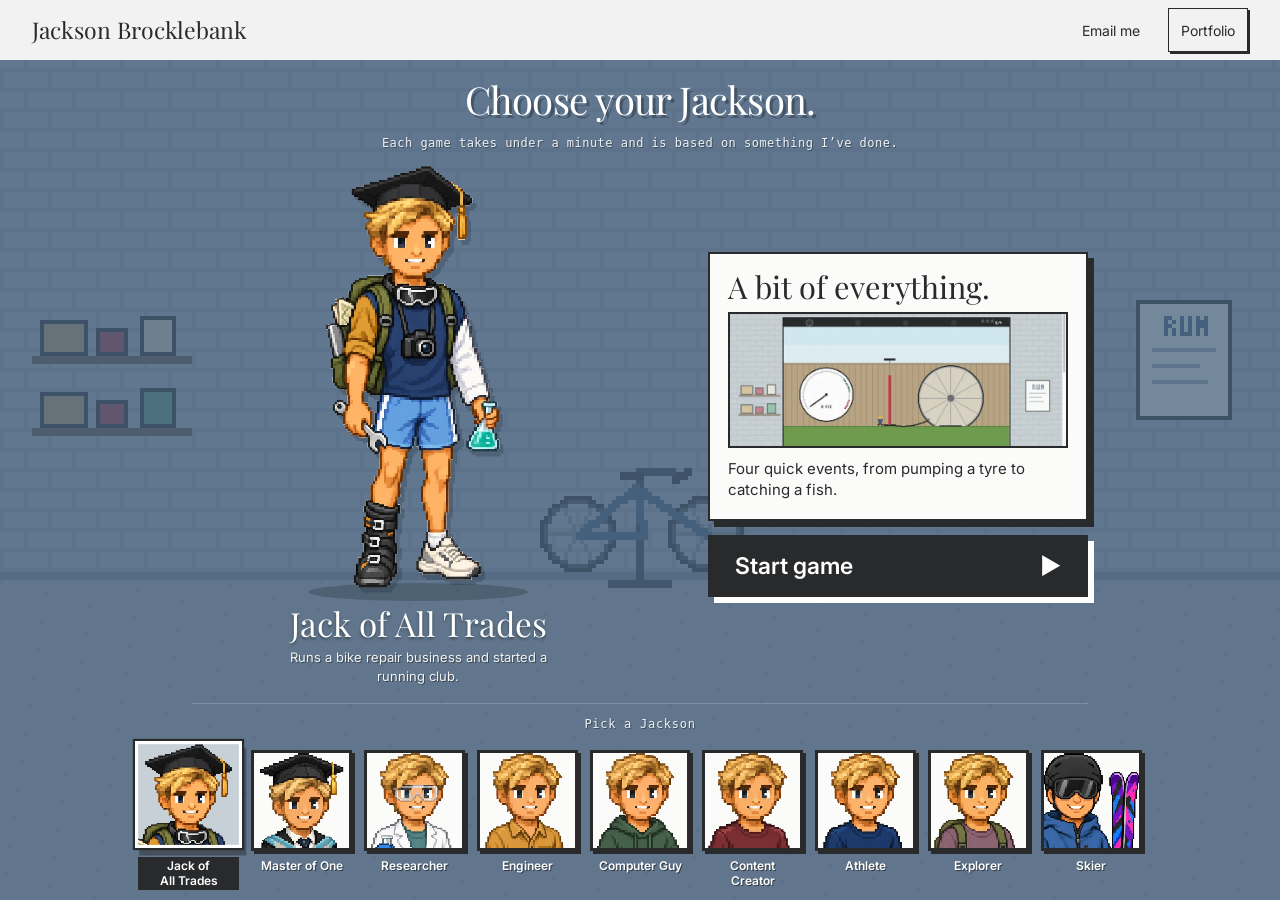
<file: play.html>
<!doctype html>
<html lang="en-GB">
<head>
<meta charset="utf-8">
<script>document.documentElement.className+=' js';(function(){var r=document.documentElement;function w(){r.style.setProperty('--vw',r.clientWidth+'px');}w();addEventListener('resize',w);addEventListener('DOMContentLoaded',w);if(window.ResizeObserver)new ResizeObserver(w).observe(r);})();</script>
<meta name="viewport" content="width=device-width, initial-scale=1">
<title>Jackson Brocklebank · Play my portfolio</title>
<meta name="description" content="Nine games of under a minute, each based on something Jackson Brocklebank has done. Looking for work in London from May 2027.">
<meta name="theme-color" content="#f2f2f2">
<link rel="canonical" href="https://jacksontigerb.github.io/personal-portfolio/play.html">
<meta property="og:type" content="website">
<meta property="og:title" content="Jackson Brocklebank · Play my portfolio">
<meta property="og:description" content="Nine games of under a minute, each based on something I’ve done.">
<meta property="og:url" content="https://jacksontigerb.github.io/personal-portfolio/play.html">
<meta property="og:image" content="https://jacksontigerb.github.io/personal-portfolio/assets/site-game.png">
<meta property="og:image:width" content="1200">
<meta property="og:image:height" content="750">
<meta property="og:image:alt" content="Choose your Jackson: the select screen, showing the Researcher and his game, Shed the rain">
<meta name="twitter:card" content="summary_large_image">
<link rel="icon" href="data:image/svg+xml,<svg xmlns='http://www.w3.org/2000/svg' viewBox='0 0 64 64'><rect width='64' height='64' fill='%23292a2c'/><text x='32' y='47' font-family='Georgia,serif' font-size='42' font-style='italic' text-anchor='middle' fill='%23f2f2f2'>J</text></svg>">
<link rel="preconnect" href="https://fonts.googleapis.com">
<link rel="preconnect" href="https://fonts.gstatic.com" crossorigin>
<link rel="preload" as="style" href="https://fonts.googleapis.com/css2?family=Playfair+Display:ital,wght@0,400;0,700;1,400&family=Inter:wght@400;600&display=swap">
<link rel="stylesheet" href="https://fonts.googleapis.com/css2?family=Playfair+Display:ital,wght@0,400;0,700;1,400&family=Inter:wght@400;600&display=swap" media="print" onload="this.media='all'">
<noscript><link rel="stylesheet" href="https://fonts.googleapis.com/css2?family=Playfair+Display:ital,wght@0,400;0,700;1,400&family=Inter:wght@400;600&display=swap"></noscript>
<link rel="stylesheet" href="assets/home.css?v=18">
<link rel="stylesheet" href="assets/portfolio-polish.css?v=4">
<link rel="stylesheet" href="assets/games/games.css?v=4">
</head>
<body class="game-home">
<div class="page">
  <nav aria-label="Main navigation">
    <a class="wordmark" href="./">Jackson Brocklebank</a>
    <div class="navlinks"><a href="mailto:jacksontiger2004@icloud.com">Email me</a><a class="nav-cv" href="experience.html">Portfolio</a></div>
  </nav>
  <main>
    <section class="game-hero" id="top" aria-labelledby="game-title">
      <div class="game-heading">
        <h1 id="game-title">Choose your Jackson.</h1>
        <p class="game-prompt">Each game takes under a minute and is based on something I’ve done.</p>
      </div>
      <div id="battle" class="game-mount">
        <p class="select-loading">Loading the games… <button type="button">Load games</button></p>
      </div>
      <noscript><p>The game isn’t running in this browser. You can still <a href="experience.html">see my portfolio</a>.</p><img class="fallback-jackson" src="assets/char-allrounder.png" width="537" height="840" alt="Pixel art of Jackson with a mix of his outfits"></noscript>
    </section>
  </main>
</div>
<script src="assets/characters.js?v=9"></script>
<script src="assets/game-loader.js?v=5"></script>
</body>
</html>
</file>
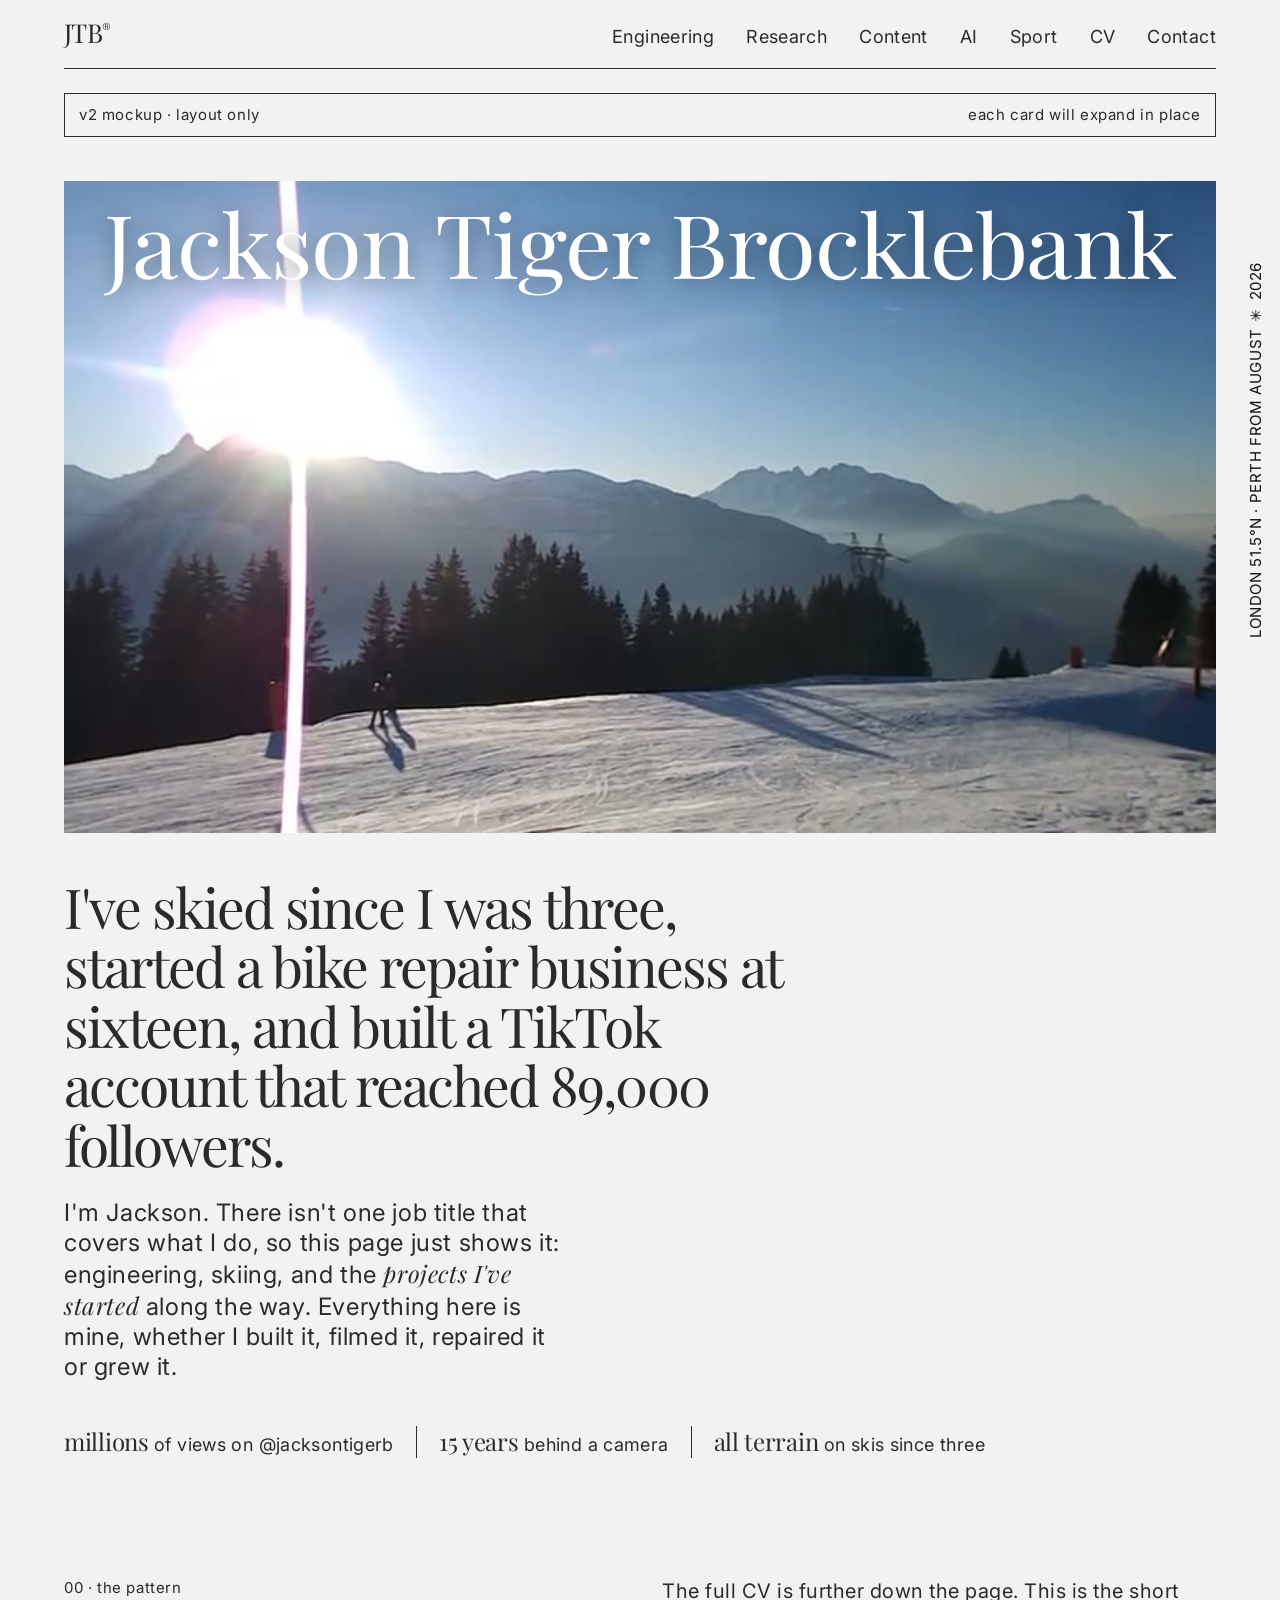
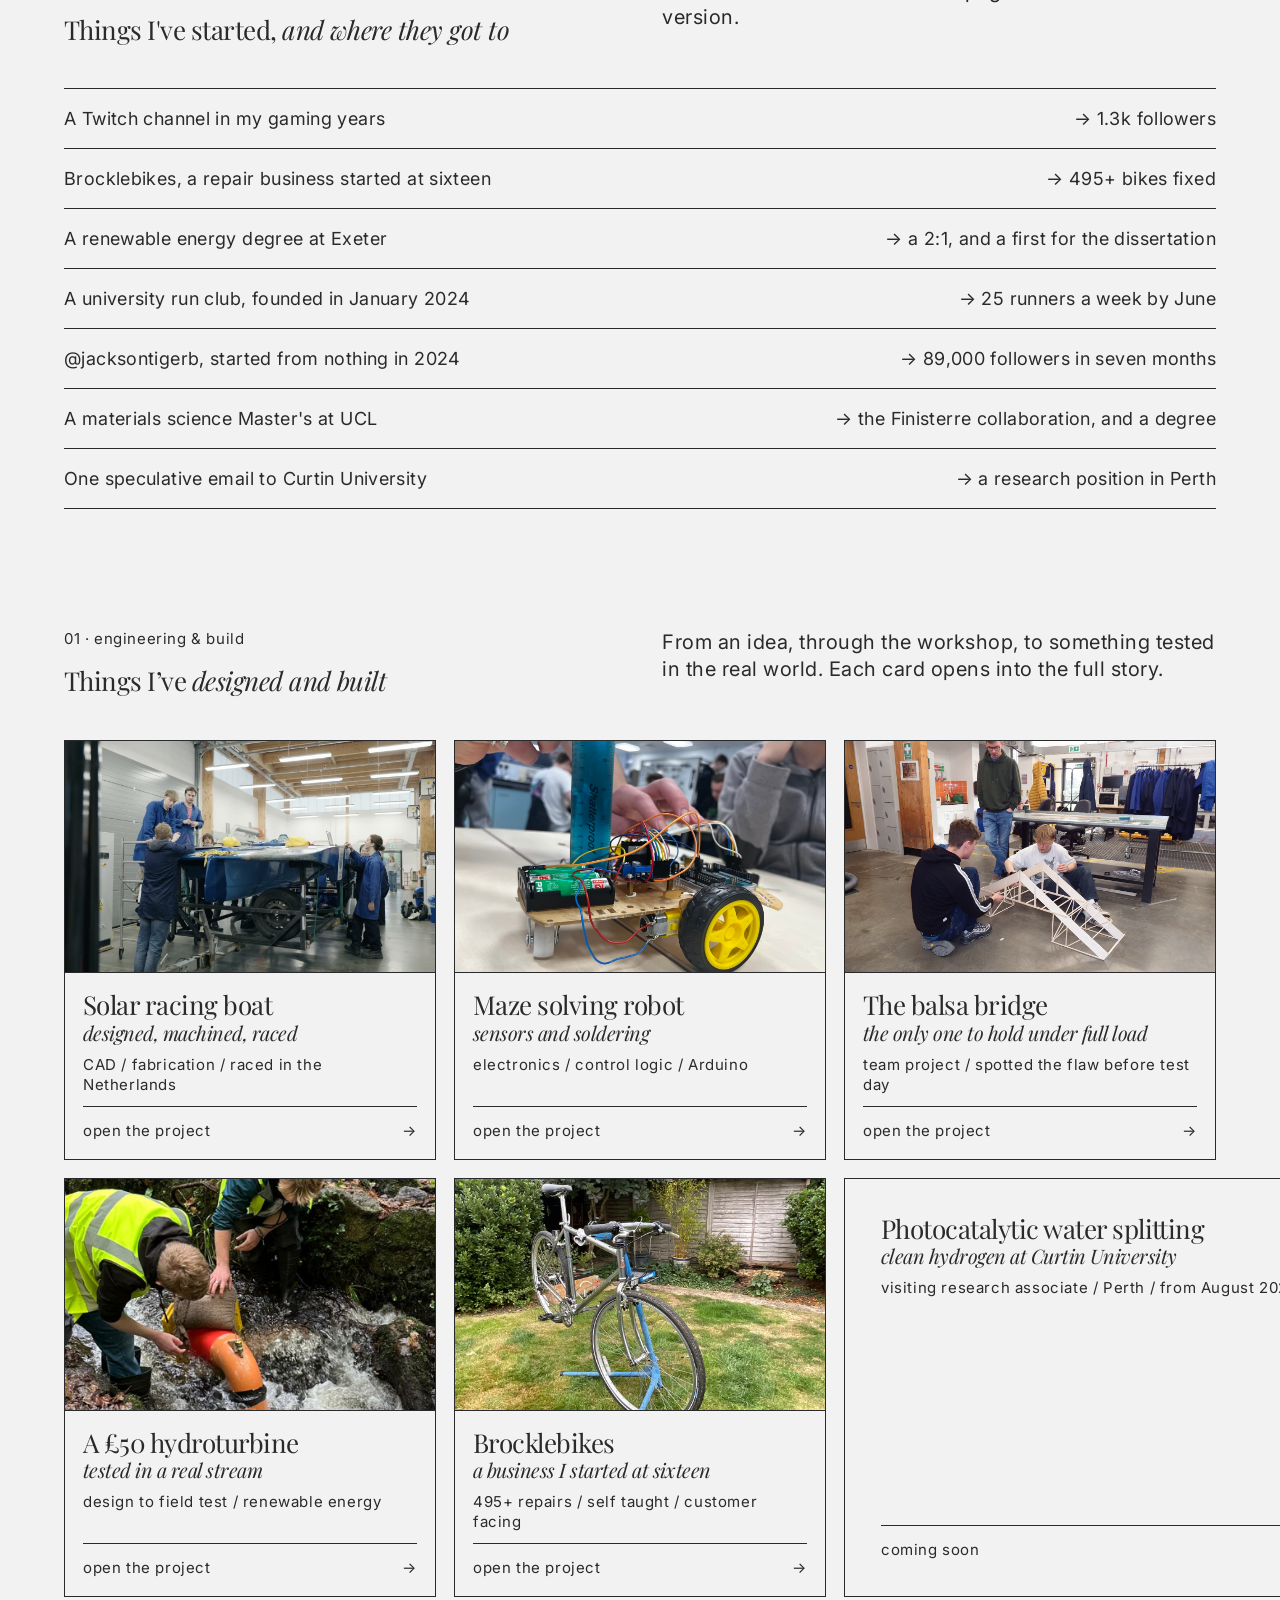
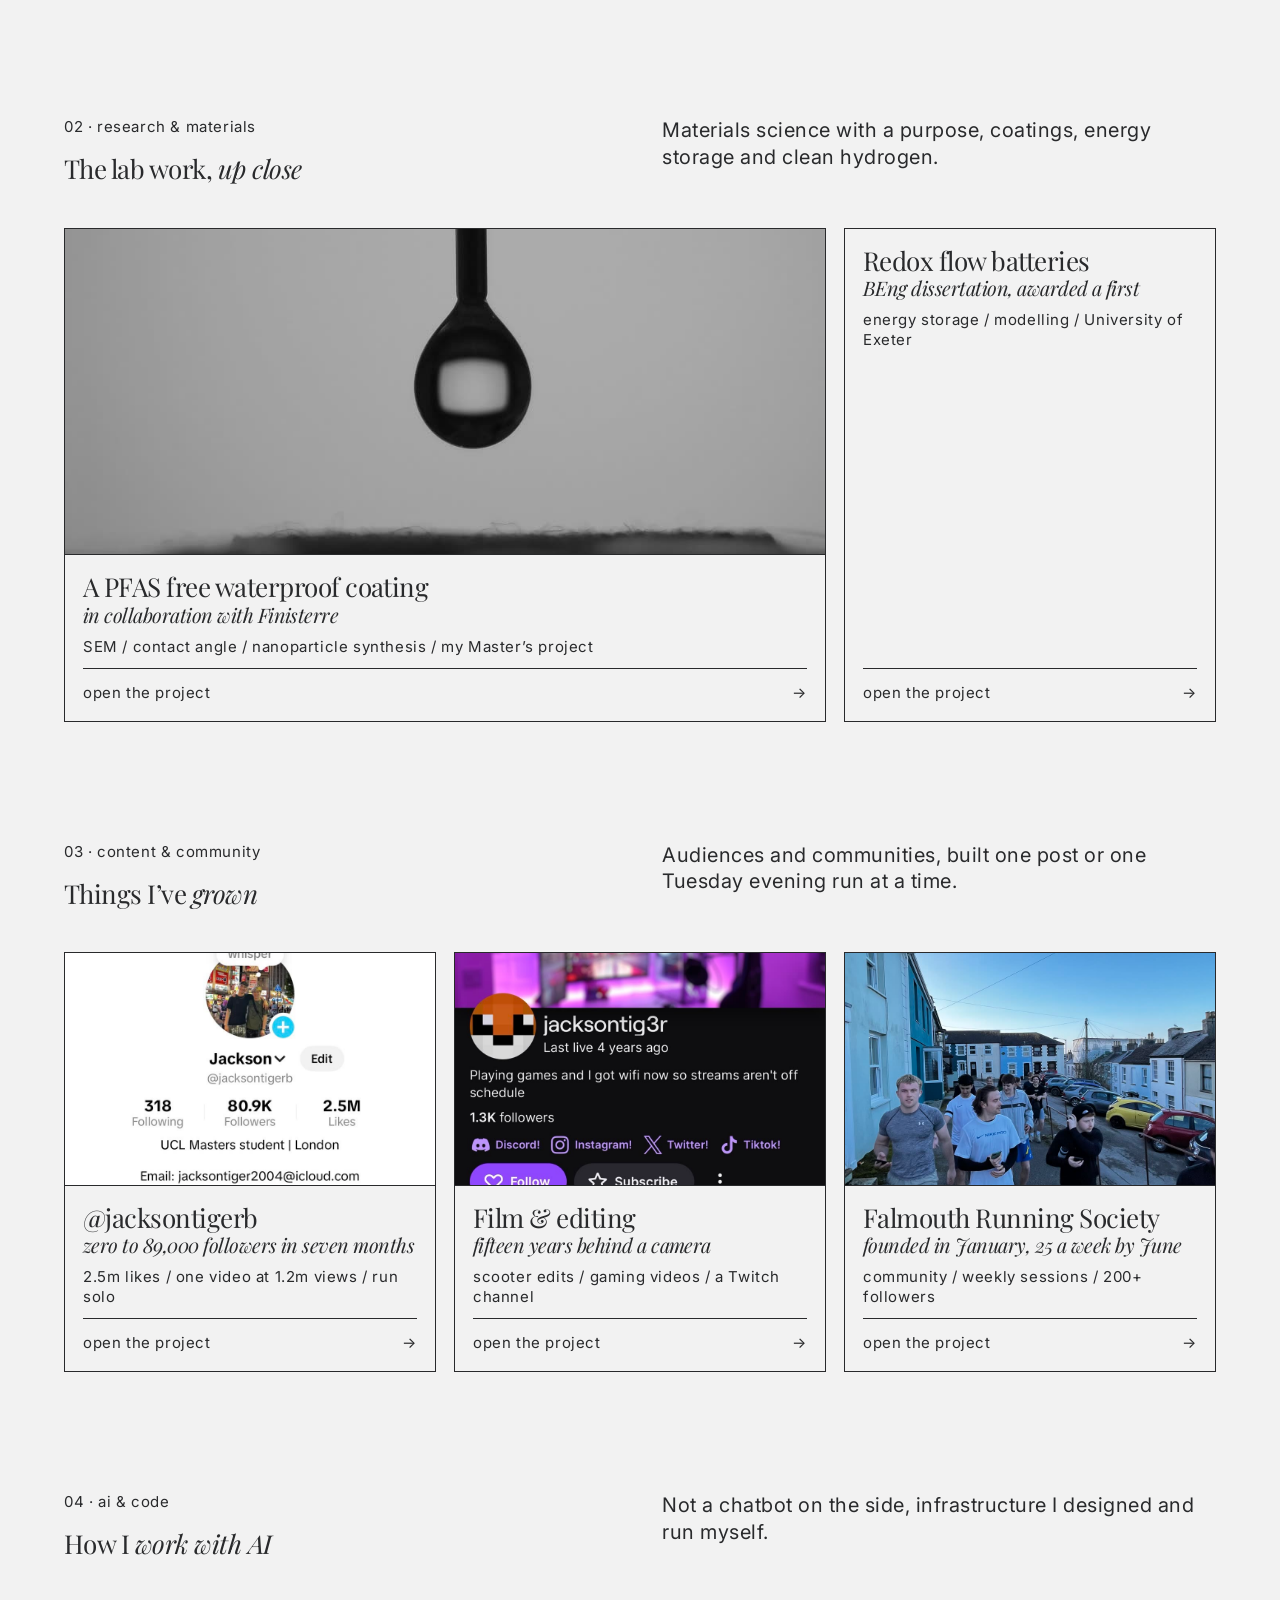
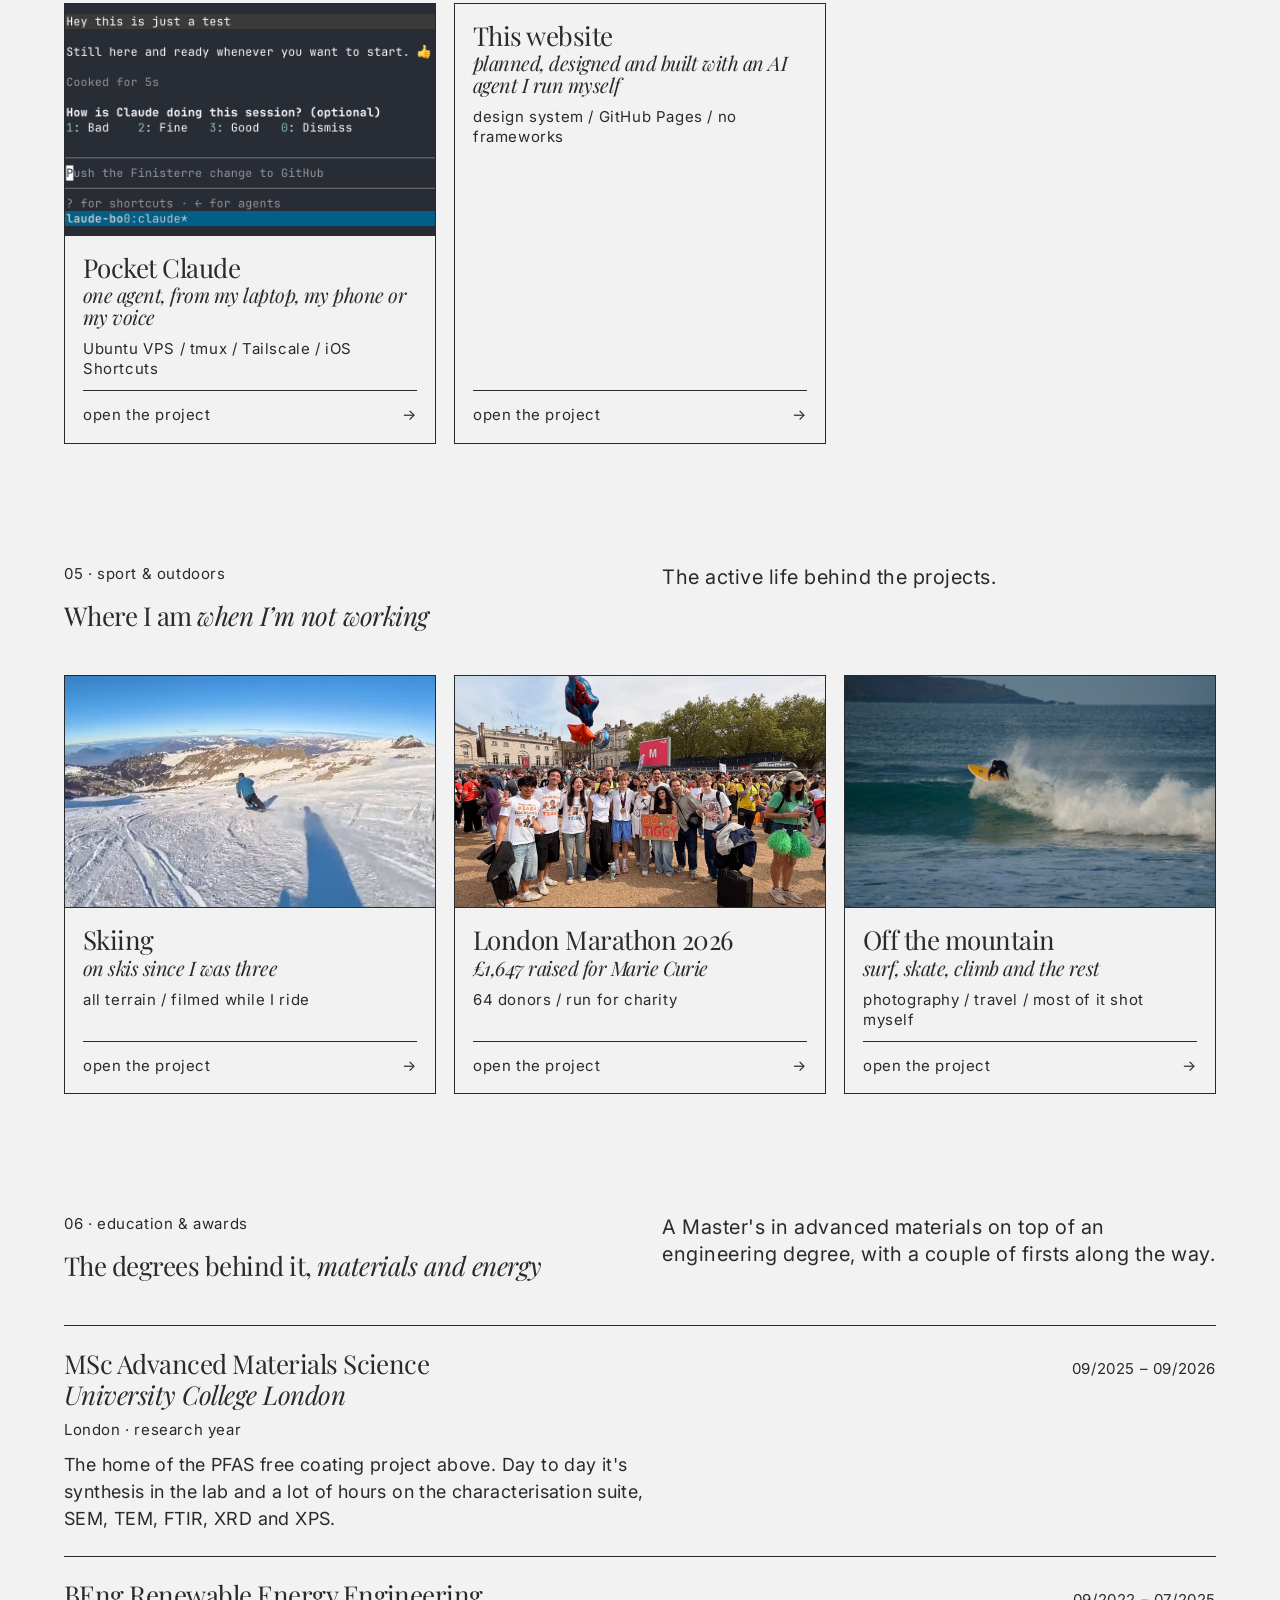
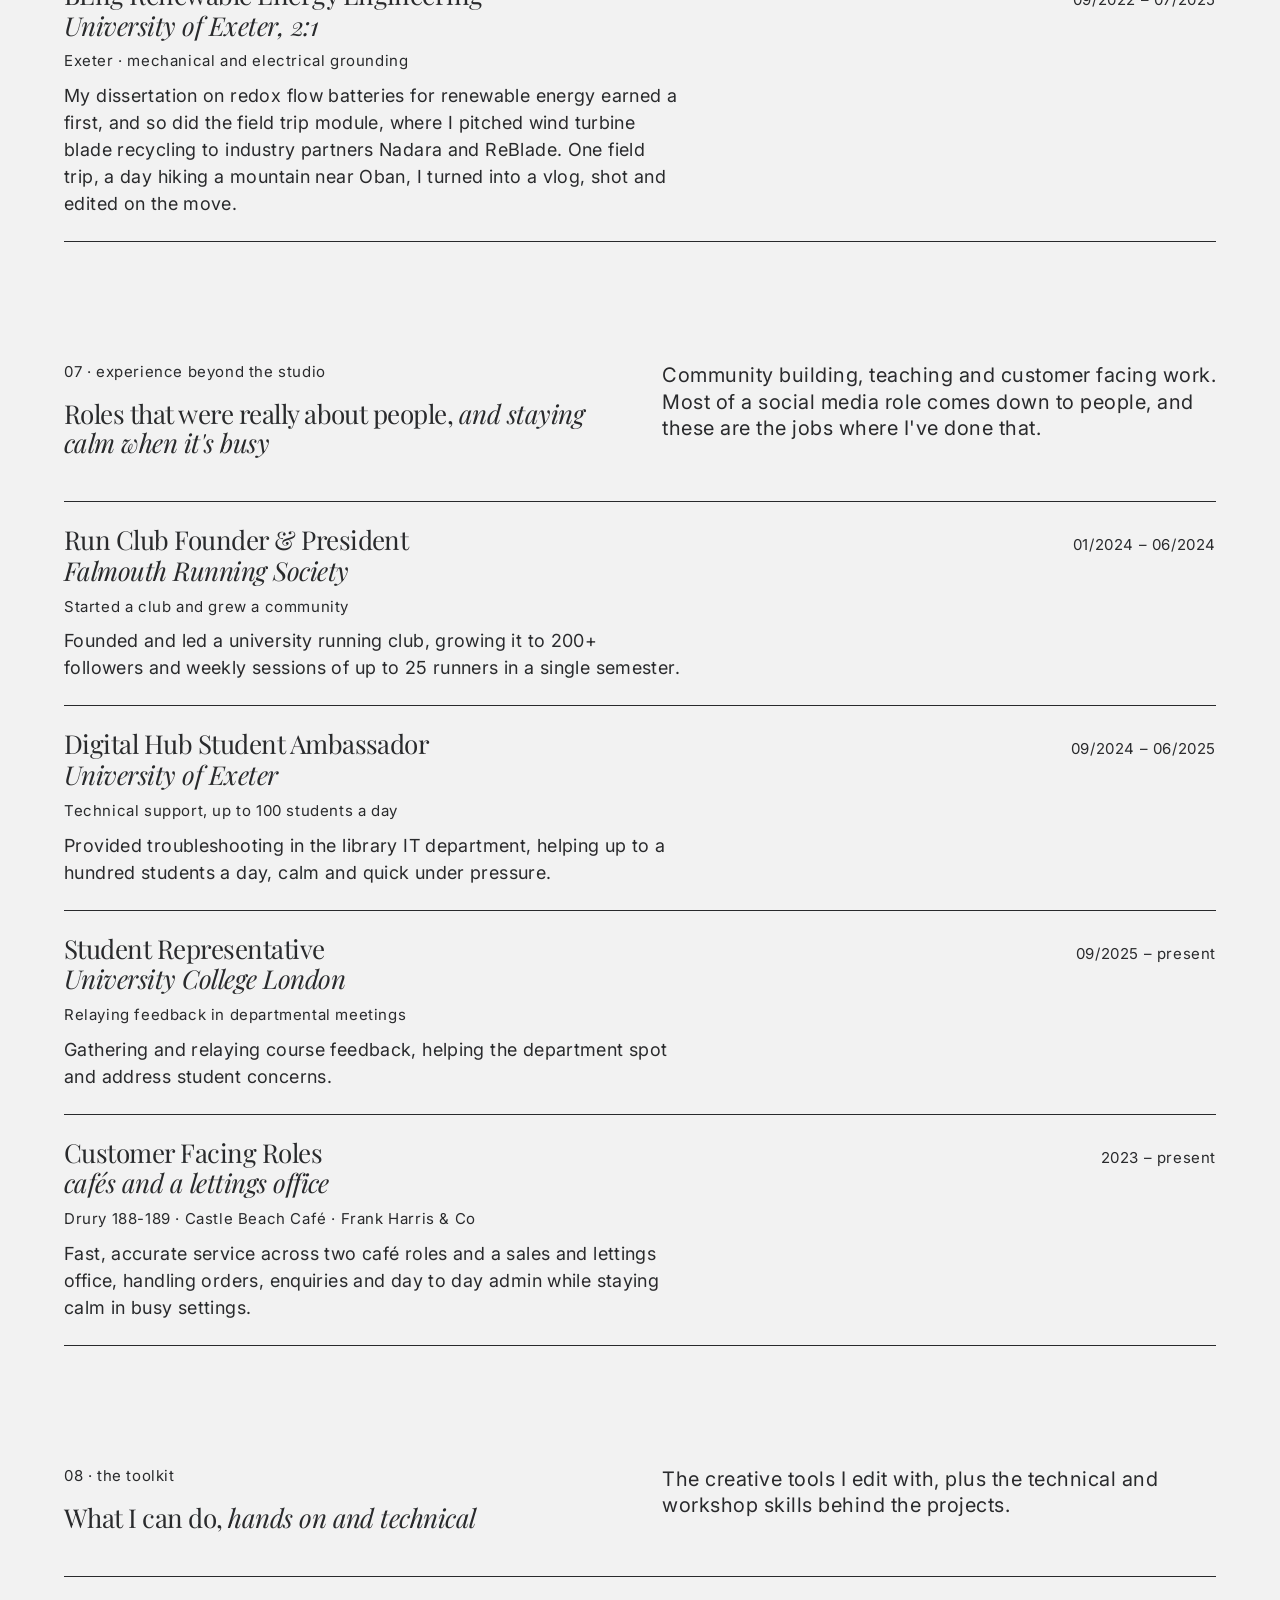
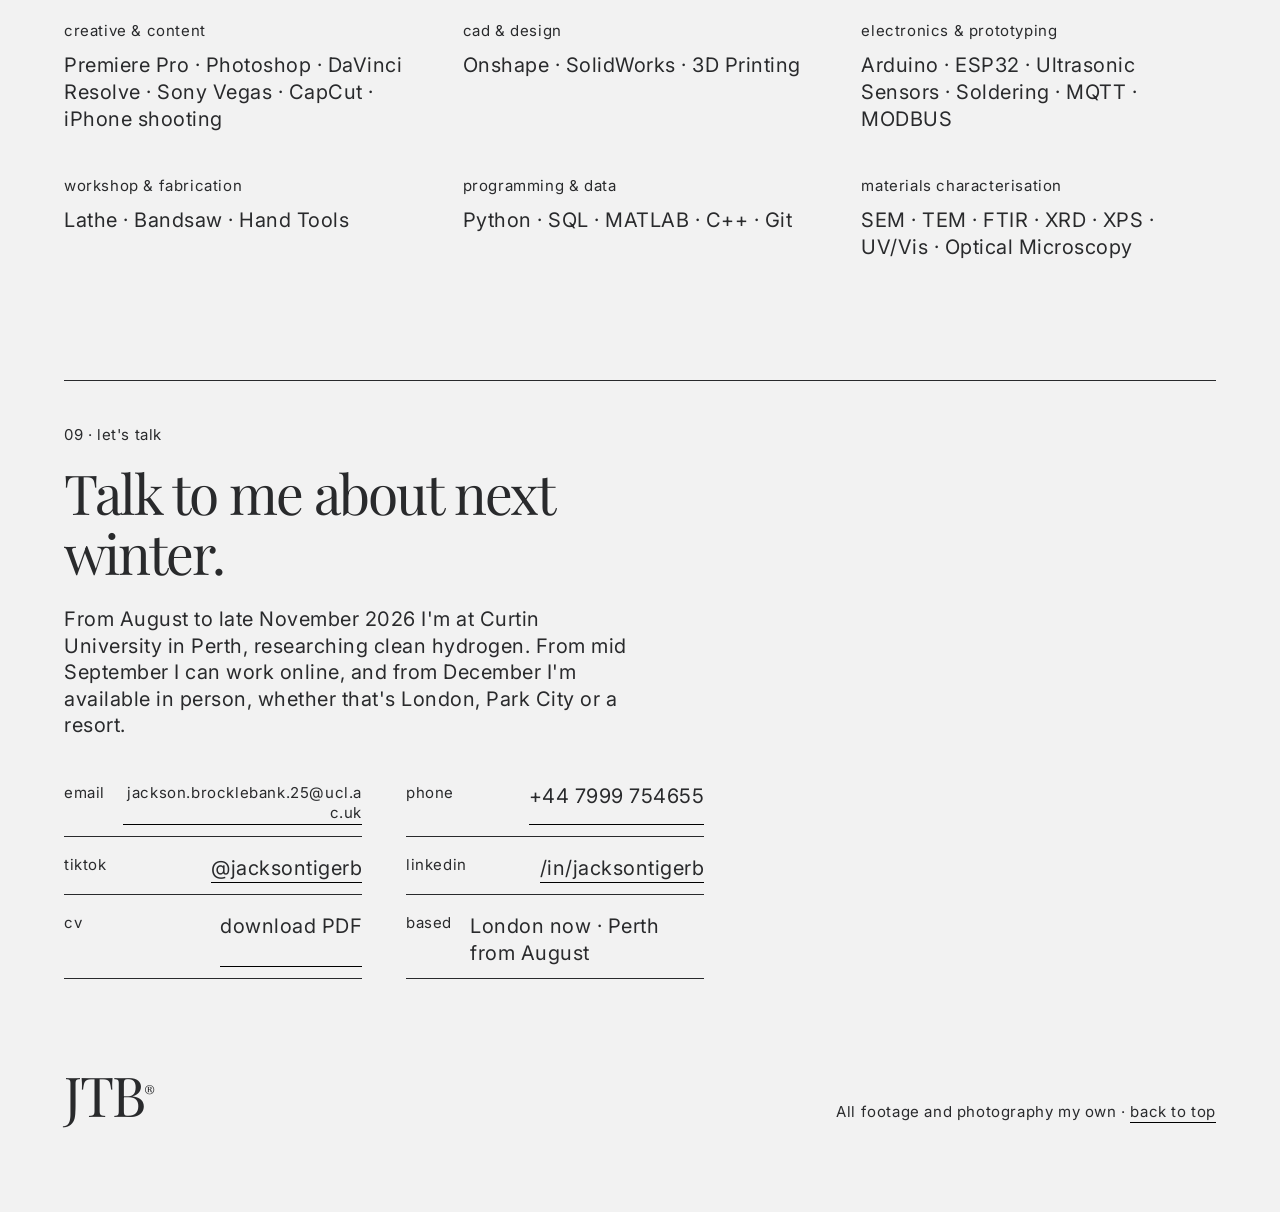
<file: v2-mockup.html>
<!doctype html>
<html lang="en-GB">
<head>
<meta charset="utf-8">
<meta name="viewport" content="width=device-width, initial-scale=1">
<title>Jackson Brocklebank — v2 mockup</title>
<meta name="description" content="Engineering, skiing, film and the projects I've started along the way.">
<meta name="theme-color" content="#f2f2f2">
<link rel="canonical" href="https://jacksontigerb.github.io/personal-portfolio/">
<meta property="og:type" content="website">
<meta property="og:title" content="Jackson Brocklebank">
<meta property="og:description" content="Engineering, skiing, film and the projects I've started along the way.">
<meta property="og:url" content="https://jacksontigerb.github.io/personal-portfolio/">
<meta property="og:image" content="https://jacksontigerb.github.io/personal-portfolio/assets/ski-hero.jpg">
<meta name="twitter:card" content="summary_large_image">
<link rel="icon" href="data:image/svg+xml,<svg xmlns='http://www.w3.org/2000/svg' viewBox='0 0 64 64'><rect width='64' height='64' fill='%23292a2c'/><text x='32' y='47' font-family='Georgia,serif' font-size='42' font-style='italic' text-anchor='middle' fill='%23f2f2f2'>J</text></svg>">
<link rel="preconnect" href="https://fonts.googleapis.com">
<link rel="preconnect" href="https://fonts.gstatic.com" crossorigin>
<link href="https://fonts.googleapis.com/css2?family=Playfair+Display:ital@0;1&family=Inter:wght@400&display=swap" rel="stylesheet">
<style>
:root{
  --ink:#292a2c;
  --vellum:#f2f2f2;
  --black:#000000;
  --ogg:'Playfair Display', Georgia, serif;
  --telegraf:'Inter', ui-sans-serif, system-ui, -apple-system, sans-serif;
  --section-gap:120px;
  --margin:64px;
}

*{margin:0;padding:0;box-sizing:border-box;border-radius:0;}

html{scroll-behavior:smooth;}

body{
  background:var(--vellum);
  color:var(--ink);
  font-family:var(--telegraf);
  font-weight:400;
  font-size:20px;
  line-height:1.33;
  letter-spacing:0.5px;
  -webkit-font-smoothing:antialiased;
  overflow-x:clip;
}

img{max-width:100%;height:auto;display:block;}

/* ---------- shared type ---------- */
.ogg{font-family:var(--ogg);font-weight:400;}
.serif-display{
  font-family:var(--ogg);
  font-weight:400;
  font-size:55px;
  line-height:1.08;
  letter-spacing:-1.98px;
}
.serif-heading{
  font-family:var(--ogg);
  font-weight:400;
  font-size:26px;
  line-height:1.1;
  letter-spacing:-0.52px;
}
.italic{font-style:italic;}
.meta{
  font-family:var(--telegraf);
  font-size:15px;
  line-height:1.67;
  letter-spacing:0.6px;
}
.eyebrow{
  font-family:var(--telegraf);
  font-size:15px;
  letter-spacing:0.6px;
  text-transform:lowercase;
  color:var(--ink);
  display:block;
  margin-bottom:18px;
}

/* ---------- layout scaffold ---------- */
.page{
  max-width:1440px;
  margin:0 auto;
  padding:0 var(--margin);
  position:relative;
}
section{margin-top:var(--section-gap);}

/* ---------- vertical running strip ---------- */
.rail{
  position:fixed;
  right:14px;
  top:50%;
  transform:translateY(-50%) rotate(180deg);
  writing-mode:vertical-rl;
  font-family:var(--telegraf);
  font-size:15px;
  letter-spacing:0.6px;
  color:var(--black);
  z-index:50;
  pointer-events:none;
  mix-blend-mode:difference;
  color:#fff;
}

/* ---------- nav ---------- */
nav{
  position:sticky;
  top:0;
  z-index:60;
  display:flex;
  align-items:baseline;
  justify-content:space-between;
  padding:16px 0;
  gap:18px;
  flex-wrap:wrap;
  background:var(--vellum);
  border-bottom:1px solid var(--ink);
}
.wordmark{
  font-family:var(--ogg);
  font-size:26px;
  letter-spacing:-0.52px;
  color:var(--ink);
  text-decoration:none;
}
.wordmark sup{font-size:0.5em;vertical-align:super;}
.navlinks{display:flex;gap:32px;flex-wrap:wrap;}
.navlinks a{
  font-family:var(--telegraf);
  font-size:18px;
  letter-spacing:0.38px;
  color:var(--ink);
  text-decoration:none;
  padding-bottom:2px;
  border-bottom:1px solid transparent;
}
.navlinks a:hover{border-bottom:1px solid var(--black);}

/* ---------- inline links ---------- */
.link{
  color:var(--ink);
  text-decoration:none;
  border-bottom:1px solid var(--black);
  padding-bottom:1px;
}
.link:hover{border-bottom-width:2px;}

/* ---------- placeholder blocks ---------- */
.ph{
  position:relative;
  width:100%;
  background:
    repeating-linear-gradient(135deg,
      rgba(41,42,44,0.035) 0 2px,
      transparent 2px 22px),
    var(--vellum);
  border:1px solid var(--ink);
  display:flex;
  align-items:flex-end;
  justify-content:flex-start;
  color:var(--ink);
  overflow:hidden;
}
.ph .tag{
  font-family:var(--telegraf);
  font-size:15px;
  letter-spacing:0.6px;
  padding:11px 14px;
}
.ph .corner{
  position:absolute;
  top:11px;
  right:14px;
  font-family:var(--telegraf);
  font-size:15px;
  letter-spacing:0.6px;
  opacity:0.55;
}
.ph.dark{
  background:
    repeating-linear-gradient(135deg,
      rgba(255,255,255,0.05) 0 2px,
      transparent 2px 22px),
    var(--black);
  border-color:var(--black);
  color:#fff;
}
.ratio-hero{aspect-ratio:21/9;}
.ratio-wide{aspect-ratio:16/9;}
.ratio-landscape{aspect-ratio:4/3;}
.ratio-square{aspect-ratio:1/1;}
.ratio-portrait{aspect-ratio:2/3;}
.ratio-vertical{aspect-ratio:9/16;}

/* ---------- hero ---------- */
.hero{margin-top:44px;}
.hero-frame{position:relative;}
.hero-copy{margin-top:44px;}
.hero .positioning{
  font-family:var(--telegraf);
  font-size:24px;
  line-height:1.25;
  letter-spacing:0.6px;
  max-width:34ch;
  margin-top:24px;
}
.hero .positioning em{font-family:var(--ogg);font-style:italic;}
.statline{
  display:flex;
  gap:0;
  flex-wrap:wrap;
  margin-top:44px;
  font-family:var(--telegraf);
  font-size:18px;
  letter-spacing:0.38px;
}
.statline .stat{padding-right:22px;margin-right:22px;border-right:1px solid var(--ink);}
.statline .stat:last-child{border-right:none;margin-right:0;padding-right:0;}
.statline .stat b{font-family:var(--ogg);font-weight:400;font-size:24px;letter-spacing:-0.3px;}

/* ---------- section header ---------- */
.sec-head{
  display:grid;
  grid-template-columns:1fr 1fr;
  gap:44px;
  align-items:start;
}
.sec-head .num{
  font-family:var(--telegraf);
  font-size:15px;
  letter-spacing:0.6px;
}
.sec-head .lead{
  font-family:var(--telegraf);
  font-size:20px;
  line-height:1.33;
  letter-spacing:0.5px;
}
.sec-head .lead em{font-family:var(--ogg);font-style:italic;}

/* ---------- story / case study ---------- */
.story-numbers{
  display:flex;
  flex-wrap:wrap;
  gap:44px;
  margin-top:44px;
  align-items:flex-end;
}
.bignum{line-height:1;}
.bignum .n{
  font-family:var(--ogg);
  font-size:55px;
  letter-spacing:-1.98px;
  display:block;
}
.bignum .l{
  font-family:var(--telegraf);
  font-size:15px;
  letter-spacing:0.6px;
  display:block;
  margin-top:11px;
}
.story-grid{
  display:grid;
  grid-template-columns:repeat(3,1fr);
  gap:18px;
  margin-top:44px;
  align-items:start;
}
.story-grid .offset-1{margin-top:44px;}
.story-grid .offset-2{margin-top:88px;}
.analytics-row{
  display:grid;
  grid-template-columns:1.4fr 1fr;
  gap:18px;
  margin-top:18px;
}

/* ---------- project heading block ---------- */
.tile-title{margin-top:18px;}
.tile-title .t{
  font-family:var(--ogg);
  font-size:26px;
  line-height:1.1;
  letter-spacing:-0.52px;
}
.tile-title .t .sub{font-style:italic;display:block;margin-top:2px;}
.tile-tags{
  font-family:var(--telegraf);
  font-size:15px;
  letter-spacing:0.6px;
  margin-top:11px;
}

/* ---------- timeline ---------- */
.timeline{
  display:grid;
  grid-template-columns:repeat(4,1fr);
  gap:18px;
  margin-top:44px;
  align-items:start;
}
.tools-row{
  margin-top:44px;
  font-family:var(--telegraf);
  font-size:18px;
  letter-spacing:0.38px;
  border-top:1px solid var(--ink);
  padding-top:18px;
}
.tools-row .k{font-size:15px;letter-spacing:0.6px;display:block;margin-bottom:11px;}

/* ---------- skiing grid ---------- */
.ski-grid{
  display:grid;
  grid-template-columns:repeat(3,1fr);
  gap:18px;
  margin-top:44px;
  align-items:start;
}
.ski-grid .sv{aspect-ratio:9/16;overflow:hidden;}
.ski-grid .sv video{width:100%;height:100%;object-fit:cover;display:block;background:var(--black);}
.ski-grid > div:nth-child(2){margin-top:66px;}
.ski-grid > div:nth-child(3){margin-top:28px;}
.ski-grid > div:nth-child(4){margin-top:-28px;}
.ski-grid > div:nth-child(5){margin-top:33px;}
.ski-grid > div:nth-child(7){margin-top:-22px;}
.ski-para{
  max-width:40ch;
  margin-top:44px;
  font-size:20px;
  line-height:1.33;
}

/* ---------- build / projects ---------- */
.projects{
  display:grid;
  grid-template-columns:1fr 1fr;
  gap:44px 18px;
  margin-top:44px;
  align-items:start;
}
.projects .p:nth-child(even){margin-top:44px;}
.framing{
  margin-top:44px;
  font-family:var(--ogg);
  font-size:26px;
  line-height:1.1;
  letter-spacing:-0.52px;
  max-width:26ch;
}

/* ---------- ai ---------- */
.ai-body{
  display:grid;
  grid-template-columns:1fr 1fr;
  gap:44px;
  margin-top:44px;
  align-items:start;
}
.ai-body p{font-size:20px;line-height:1.33;}
.ai-pull{
  font-family:var(--ogg);
  font-style:italic;
  font-size:26px;
  line-height:1.1;
  letter-spacing:-0.52px;
}

/* ---------- pocket claude ---------- */
.pc-clients{
  display:grid;
  grid-template-columns:repeat(3,1fr);
  gap:18px;
  margin-top:44px;
  align-items:stretch;
}
.pc-node{
  border:1px solid var(--ink);
  padding:18px;
  display:flex;
  flex-direction:column;
  gap:11px;
}
.pc-node .t{font-family:var(--ogg);font-size:26px;line-height:1.1;letter-spacing:-0.52px;}
.pc-node .d{font-family:var(--telegraf);font-size:18px;line-height:1.5;letter-spacing:0.38px;}
.pc-node .how{font-family:var(--telegraf);font-size:15px;letter-spacing:0.6px;margin-top:auto;padding-top:11px;border-top:1px solid var(--ink);}
.pc-connector{
  display:flex;
  flex-direction:column;
  align-items:center;
  gap:8px;
  padding:22px 0;
}
.pc-connector .rule{width:1px;height:22px;background:var(--ink);}
.pc-connector .tag{font-family:var(--telegraf);font-size:15px;letter-spacing:0.6px;}
.pc-band{
  border:1px solid var(--ink);
  padding:18px;
  display:flex;
  justify-content:space-between;
  align-items:baseline;
  gap:18px;
  flex-wrap:wrap;
}
.pc-band .t{font-family:var(--ogg);font-size:26px;line-height:1.1;letter-spacing:-0.52px;}
.pc-band .d{font-family:var(--telegraf);font-size:18px;line-height:1.5;letter-spacing:0.38px;max-width:52ch;}
.pc-server{border:1px solid var(--ink);padding:18px;}
.pc-server .head{
  display:flex;
  justify-content:space-between;
  align-items:baseline;
  gap:18px;
  flex-wrap:wrap;
  margin-bottom:18px;
}
.pc-server .head .t{font-family:var(--ogg);font-size:26px;line-height:1.1;letter-spacing:-0.52px;}
.pc-server .head .loc{font-family:var(--telegraf);font-size:15px;letter-spacing:0.6px;}
.pc-nest{border:1px dashed var(--ink);padding:14px;}
.pc-nest .cap{font-family:var(--telegraf);font-size:15px;letter-spacing:0.6px;margin-bottom:14px;}
.pc-core{
  background:var(--black);
  color:#fff;
  padding:14px 18px;
  display:flex;
  justify-content:space-between;
  align-items:baseline;
  gap:18px;
  flex-wrap:wrap;
}
.pc-core .t{font-family:var(--ogg);font-size:26px;letter-spacing:-0.52px;}
.pc-core .s{font-family:var(--telegraf);font-size:15px;letter-spacing:0.6px;}
.pc-server .after{font-family:var(--telegraf);font-size:15px;letter-spacing:0.6px;margin-top:14px;}
.pc-sync{
  border:1px solid var(--ink);
  padding:18px;
  margin-top:18px;
}
.pc-sync .head{display:flex;justify-content:space-between;align-items:baseline;gap:18px;flex-wrap:wrap;margin-bottom:14px;}
.pc-sync .head .t{font-family:var(--ogg);font-size:26px;line-height:1.1;letter-spacing:-0.52px;}
.pc-sync .head .meta{font-family:var(--telegraf);font-size:15px;letter-spacing:0.6px;}
.pc-paths{display:flex;align-items:center;gap:14px;flex-wrap:wrap;}
.pc-path{
  border:1px solid var(--ink);
  padding:11px 14px;
  font-family:var(--telegraf);
  font-size:18px;
  letter-spacing:0.38px;
  flex:1 1 200px;
  min-width:0;
  overflow-x:auto;
  white-space:nowrap;
}
.pc-path small{display:block;font-size:15px;letter-spacing:0.6px;opacity:0.6;margin-bottom:4px;}
.pc-sym{font-family:var(--ogg);font-size:26px;flex:none;}
.pc-proof{
  display:grid;
  grid-template-columns:1.2fr 1fr;
  gap:18px;
  margin-top:44px;
  align-items:start;
}
.pc-proof figure{margin:0;}
.pc-proof img{width:100%;display:block;border:1px solid var(--ink);}
.pc-proof figcaption{font-family:var(--telegraf);font-size:15px;letter-spacing:0.6px;margin-top:11px;}

/* ---------- personality ---------- */
.play-grid{
  display:grid;
  grid-template-columns:repeat(6,1fr);
  gap:18px;
  margin-top:44px;
  align-items:start;
}
.play-grid > *{overflow:hidden;}
.play-grid > *:nth-child(1){grid-column:span 3;}
.play-grid > *:nth-child(2){grid-column:span 3;}
.play-grid > *:nth-child(3){grid-column:span 2;}
.play-grid > *:nth-child(4){grid-column:span 2;margin-top:22px;}
.play-grid > *:nth-child(5){grid-column:span 2;}

/* ---------- contact ---------- */
.contact{
  margin-top:var(--section-gap);
  border-top:1px solid var(--ink);
  padding:44px 0 88px;
}
.contact h2{max-width:16ch;}
.contact .avail{
  max-width:44ch;
  margin-top:24px;
  font-size:20px;
  line-height:1.33;
}
.contact-cols{
  display:grid;
  grid-template-columns:repeat(2,1fr);
  gap:18px 44px;
  margin-top:44px;
  max-width:640px;
}
.contact-cols .row{
  display:flex;
  justify-content:space-between;
  gap:18px;
  border-bottom:1px solid var(--ink);
  padding-bottom:11px;
}
.contact-cols .row .k{font-size:15px;letter-spacing:0.6px;flex-shrink:0;}
.contact-cols .row a{overflow-wrap:anywhere;text-align:right;}
.contact-cols .row a.email{font-size:15px;letter-spacing:0.6px;}

.footer-mark{
  display:flex;
  justify-content:space-between;
  align-items:baseline;
  margin-top:88px;
  flex-wrap:wrap;
  gap:18px;
}
.footer-mark .big{
  font-family:var(--ogg);
  font-size:55px;
  letter-spacing:-1.98px;
  line-height:1;
}

/* ---------- mockup banner ---------- */
.mock-banner{
  border:1px solid var(--ink);
  padding:11px 14px;
  margin-top:24px;
  font-family:var(--telegraf);
  font-size:15px;
  letter-spacing:0.6px;
  display:flex;
  justify-content:space-between;
  gap:18px;
  flex-wrap:wrap;
}

/* ---------- ledger lists (education / experience) ---------- */
.cvlist{margin-top:44px;border-top:1px solid var(--ink);}
.cvitem{
  display:grid;
  grid-template-columns:1fr auto;
  gap:11px 44px;
  padding:24px 0;
  border-bottom:1px solid var(--ink);
  align-items:baseline;
}
.cvitem .h{grid-column:1;}
.cvitem .h .t{font-family:var(--ogg);font-size:26px;line-height:1.1;letter-spacing:-0.52px;}
.cvitem .h .t .sub{font-style:italic;display:block;margin-top:2px;}
.cvitem .h .place{font-family:var(--telegraf);font-size:15px;letter-spacing:0.6px;margin-top:11px;display:block;}
.cvitem .h .desc{font-family:var(--telegraf);font-size:18px;line-height:1.5;letter-spacing:0.38px;margin-top:11px;max-width:56ch;}
.cvitem .date{grid-column:2;font-family:var(--telegraf);font-size:15px;letter-spacing:0.6px;text-align:right;white-space:nowrap;}

/* ---------- skills ---------- */
.skills-grid{
  display:grid;
  grid-template-columns:repeat(3,1fr);
  gap:44px;
  margin-top:44px;
  border-top:1px solid var(--ink);
  padding-top:44px;
}
.skillgroup .k{font-family:var(--telegraf);font-size:15px;letter-spacing:0.6px;display:block;margin-bottom:11px;}
.skillgroup .v{font-family:var(--telegraf);font-size:20px;line-height:1.33;letter-spacing:0.5px;}

/* ---------- real artwork ---------- */
.artbox{width:100%;overflow:hidden;}
.artbox img,.artbox video{width:100%;height:100%;object-fit:cover;display:block;}
.art-natural{width:100%;height:auto;display:block;}
.shot{border:1px solid var(--ink);}
.art--top{object-position:top;}
.hero-video{width:100%;display:block;aspect-ratio:848/480;object-fit:cover;background:var(--black);}
.hero-frame{position:relative;overflow:hidden;}
.hero-name{
  position:absolute;
  top:2.6%;
  left:3.5%;
  width:93%;
  height:auto;
  display:block;
  filter:drop-shadow(0 2px 12px rgba(0,0,0,0.4));
}
.hero-name text{
  font-family:var(--ogg);
  font-weight:400;
  fill:#fff;
  font-size:82px;
  letter-spacing:-0.01em;
}
.hero-ladder{max-width:22ch;}

/* ---------- film text cards ---------- */
.timeline .span2{grid-column:span 2;}
.textcard{border-top:1px solid var(--ink);padding-top:14px;}
.textcard .tile-title{margin-top:0;}
.tl-desc{font-family:var(--telegraf);font-size:18px;line-height:1.5;letter-spacing:0.38px;margin-top:11px;}

/* ---------- film box (padding + bg matched to the screenshot #0f0f0f) ---------- */
.filmbox-dark{
  background:#0f0f0f;
  display:flex;
  align-items:center;
  justify-content:center;
  padding:26px 22px;
}
.filmbox-dark img{width:100%;max-width:440px;height:auto;display:block;}

/* ---------- run club ---------- */
.run-grid{
  display:grid;
  grid-template-columns:0.8fr 1fr 1fr;
  gap:18px;
  margin-top:44px;
  align-items:start;
}
.run-grid .rv{aspect-ratio:9/16;overflow:hidden;grid-row:span 2;}
.run-grid .rv video{width:100%;height:100%;object-fit:cover;display:block;background:var(--black);}
.run-grid .rp{overflow:hidden;}
.run-grid .rp img{width:100%;height:100%;object-fit:cover;display:block;}
.run-grid .tall{aspect-ratio:3/4;}
.run-note{
  margin-top:18px;
  display:grid;
  grid-template-columns:1fr 1fr;
  gap:32px;
  align-items:start;
}
.run-note .marie img{width:100%;height:auto;border:1px solid var(--ink);display:block;}
.run-note p{font-size:18px;line-height:1.4;letter-spacing:0.38px;}
.run-note p .big{font-family:var(--ogg);font-size:24px;letter-spacing:-0.4px;font-style:italic;}
.run-note .rm{overflow:hidden;aspect-ratio:16/10;margin-top:18px;}
.run-note .rm img{width:100%;height:100%;object-fit:cover;display:block;}

/* ---------- research evidence ---------- */
.sem-pair{
  display:grid;
  grid-template-columns:1fr 1fr;
  gap:18px;
  margin-top:18px;
}
.sem-pair figure{margin:0;}
.sem-pair img{width:100%;display:block;border:1px solid var(--ink);}
.sem-pair figcaption{font-family:var(--telegraf);font-size:15px;letter-spacing:0.6px;margin-top:11px;}
.research-video{width:100%;display:block;aspect-ratio:16/9;object-fit:cover;background:var(--black);border:1px solid var(--ink);margin-top:44px;}
.wca-graph{width:100%;display:block;border:1px solid var(--ink);margin-top:18px;background:#fff;}

/* ---------- coming soon tile ---------- */
.soon{
  aspect-ratio:16/9;
  border:1px solid var(--ink);
  display:flex;
  flex-direction:column;
  align-items:flex-start;
  justify-content:space-between;
  padding:18px;
}
.soon .lab{font-family:var(--telegraf);font-size:15px;letter-spacing:0.6px;}
.soon .big{font-family:var(--ogg);font-size:26px;line-height:1.05;letter-spacing:-0.52px;}
.soon .big .sub{font-style:italic;display:block;}

/* ---------- zero-to ledger ---------- */
.ledger{margin-top:44px;border-top:1px solid var(--ink);}
.ledger .lrow{
  display:flex;
  justify-content:space-between;
  align-items:baseline;
  gap:18px;
  padding:16px 0;
  border-bottom:1px solid var(--ink);
  font-family:var(--telegraf);
  font-size:18px;
  letter-spacing:0.38px;
  line-height:1.5;
}
.ledger .lrow .out{text-align:right;flex-shrink:0;max-width:50%;}

/* ---------- motion, focus & anchors ---------- */
[id]{scroll-margin-top:76px;}
.navlinks a.active{border-bottom:1px solid var(--black);}
.link:focus-visible,.navlinks a:focus-visible,.wordmark:focus-visible{outline:2px solid var(--ink);outline-offset:3px;}
html.anim .reveal{opacity:0;transform:translateY(14px);transition:opacity .55s ease,transform .55s ease;}
html.anim .reveal.in{opacity:1;transform:translateY(0);}
@media (prefers-reduced-motion:reduce){
  html{scroll-behavior:auto;}
  html.anim .reveal{opacity:1;transform:none;transition:none;}
}

/* ---------- responsive ---------- */
@media (max-width:900px){
  :root{--margin:28px;--section-gap:88px;}
  .serif-display{font-size:40px;letter-spacing:-1.2px;}
  .footer-mark .big{font-size:40px;letter-spacing:-1.2px;}
  .bignum .n{font-size:40px;letter-spacing:-1.2px;}
  .sec-head{grid-template-columns:1fr;gap:24px;}
  .story-grid{grid-template-columns:1fr 1fr;}
  .story-grid .offset-1,.story-grid .offset-2{margin-top:0;}
  .analytics-row{grid-template-columns:1fr;}
  .timeline{grid-template-columns:1fr 1fr;}
  .projects{grid-template-columns:1fr;}
  .projects .p:nth-child(n){margin-top:0;}
  .ai-body{grid-template-columns:1fr;}
  .ski-grid{grid-template-columns:1fr 1fr;}
  .ski-grid > div{margin-top:0;}
  .play-grid{grid-template-columns:1fr 1fr;}
  .play-grid > *{grid-column:auto !important;margin-top:0;}
  .skills-grid{grid-template-columns:1fr 1fr;}
  .sem-pair{grid-template-columns:1fr;}
  .pc-clients{grid-template-columns:1fr;}
  .pc-proof{grid-template-columns:1fr;}
  .run-grid{grid-template-columns:1fr 1fr;}
  .run-grid .rv{grid-row:auto;}
  .run-note{grid-template-columns:1fr;gap:24px;}
  .rail{display:none;}
}
@media (max-width:560px){
  .story-grid,.timeline,.ski-grid,.play-grid,.skills-grid{grid-template-columns:1fr;}
  .timeline .span2{grid-column:auto;}
  .cvitem{grid-template-columns:1fr;}
  .cvitem .date{grid-column:1;text-align:left;}
  .ledger .lrow{flex-direction:column;gap:4px;}
  .ledger .lrow .out{text-align:left;max-width:100%;}
  .run-grid{grid-template-columns:1fr;}
  .hero-name{white-space:normal;}
  .statline .stat{border-right:none;padding-right:0;margin-right:0;}
  .hero .positioning{font-size:20px;}
  body{font-size:17px;}
  .contact-cols{grid-template-columns:1fr;gap:0;max-width:none;}
  /* keep the sticky nav a single tidy row that scrolls sideways
     instead of wrapping into a tall bar stuck over the content */
  nav{padding:12px 0;flex-wrap:nowrap;gap:14px;align-items:center;}
  .wordmark{flex:0 0 auto;}
  .navlinks{
    flex:1 1 auto;
    min-width:0;
    flex-wrap:nowrap;
    gap:18px;
    overflow-x:auto;
    scrollbar-width:none;
    -webkit-overflow-scrolling:touch;
  }
  .navlinks::-webkit-scrollbar{display:none;}
  .navlinks a{font-size:15px;white-space:nowrap;padding-bottom:0;}
}

/* ---------- v2 project cards ---------- */
.cards{display:grid;grid-template-columns:repeat(3,minmax(0,1fr));gap:18px;margin-top:44px;align-items:stretch;}
.card{border:1px solid var(--ink);display:flex;flex-direction:column;cursor:pointer;min-width:0;}
.card:hover{box-shadow:0 0 0 1px var(--ink);}
.card .cimg{border-bottom:1px solid var(--ink);font-size:0;}
.card .cimg img{width:100%;aspect-ratio:16/10;object-fit:cover;display:block;}
.card .cbody{padding:18px;display:flex;flex-direction:column;gap:11px;flex:1;}
.card .ct{font-family:var(--ogg);font-size:26px;line-height:1.1;letter-spacing:-0.52px;}
.card .ct .sub{font-style:italic;display:block;margin-top:2px;font-size:20px;}
.card .ctags{font-family:var(--telegraf);font-size:15px;letter-spacing:0.6px;}
.card .copen{margin-top:auto;padding-top:14px;border-top:1px solid var(--ink);font-family:var(--telegraf);font-size:15px;letter-spacing:0.6px;display:flex;justify-content:space-between;gap:11px;}
.card:hover .copen .a{text-decoration:underline;}
.card.feature{grid-column:span 2;}
.card.feature .cimg img{aspect-ratio:21/9;}
.card.textonly .cbody{min-height:220px;}
.card.soon{cursor:default;}
.card.soon:hover{box-shadow:none;}
@media (max-width:900px){
  .cards{grid-template-columns:repeat(2,minmax(0,1fr));}
  .card.feature{grid-column:span 2;}
}
@media (max-width:560px){
  .cards{grid-template-columns:minmax(0,1fr);}
  .card.feature{grid-column:auto;}
  .card.feature .cimg img{aspect-ratio:16/10;}
}
</style>
</head>
<body>

<div class="rail">LONDON 51.5°N &middot; PERTH FROM AUGUST ✳ 2026</div>

<div class="page">

  <!-- NAV -->
  <nav>
    <a class="wordmark" href="#top">JTB<sup>&reg;</sup></a>
    <div class="navlinks">
      <a href="#engineering">Engineering</a>
      <a href="#research">Research</a>
      <a href="#content">Content</a>
      <a href="#aicode">AI</a>
      <a href="#sport">Sport</a>
      <a href="#education">CV</a>
      <a href="#contact">Contact</a>
    </div>
  </nav>

  <div class="mock-banner"><span>v2 mockup &middot; layout only</span><span>each card will expand in place</span></div>

  <!-- HERO -->
  <header class="hero" id="top">
    <div class="hero-frame">
      <video class="hero-video" autoplay muted loop playsinline poster="assets/ski-hero.jpg" aria-label="Skiing down an alpine piste into low golden sun">
        <source src="assets/ski-hero.mp4" type="video/mp4">
      </video>
      <svg class="hero-name" viewBox="0 0 1000 96" preserveAspectRatio="xMidYMid meet" role="img" aria-label="Jackson Tiger Brocklebank">
        <text x="500" y="76" text-anchor="middle" textLength="1000" lengthAdjust="spacingAndGlyphs">Jackson Tiger Brocklebank</text>
      </svg>
    </div>
    <div class="hero-copy">
      <p class="serif-display hero-ladder">I've skied since I was three, started a bike repair business at sixteen, and built a TikTok account that reached 89,000 followers.</p>
      <p class="positioning">I'm Jackson. There isn't one job title that covers what I do, so this page just shows it: engineering, skiing, and the <em>projects I've started</em> along the way. Everything here is mine, whether I built it, filmed it, repaired it or grew it.</p>
      <div class="statline">
        <span class="stat"><b>millions</b> of views on @jacksontigerb</span>
        <span class="stat"><b>15 years</b> behind a camera</span>
        <span class="stat"><b>all terrain</b> on skis since three</span>
      </div>
    </div>
  </header>

  
  <!-- PATTERN -->
  <section id="pattern">
    <div class="sec-head">
      <div>
        <span class="eyebrow">00 · the pattern</span>
        <h2 class="serif-heading">Things I've started, <span class="italic">and where they got to</span></h2>
      </div>
      <p class="lead">The full CV is further down the page. This is the short version.</p>
    </div>

    <div class="ledger">
      <div class="lrow"><span>A Twitch channel in my gaming years</span><span class="out">→ 1.3k followers</span></div>
      <div class="lrow"><span>Brocklebikes, a repair business started at sixteen</span><span class="out">→ 495+ bikes fixed</span></div>
      <div class="lrow"><span>A renewable energy degree at Exeter</span><span class="out">→ a 2:1, and a first for the dissertation</span></div>
      <div class="lrow"><span>A university run club, founded in January 2024</span><span class="out">→ 25 runners a week by June</span></div>
      <div class="lrow"><span>@jacksontigerb, started from nothing in 2024</span><span class="out">→ 89,000 followers in seven months</span></div>
      <div class="lrow"><span>A materials science Master's at UCL</span><span class="out">→ the Finisterre collaboration, and a degree</span></div>
      <div class="lrow"><span>One speculative email to Curtin University</span><span class="out">→ a research position in Perth</span></div>
    </div>
  </section>

  
  <section id="engineering">
    <div class="sec-head">
      <div>
        <span class="eyebrow">01 · engineering &amp; build</span>
        <h2 class="serif-heading">Things I’ve <span class="italic">designed and built</span></h2>
      </div>
      <p class="lead">From an idea, through the workshop, to something tested in the real world. Each card opens into the full story.</p>
    </div>
    <div class="cards">
      <div class="card">
        <div class="cimg"><img decoding="async" src="assets/solar-boat.jpg" alt="The solar boat team working on the hull in the workshop"></div>
        <div class="cbody">
          <div class="ct">Solar racing boat <span class="sub">designed, machined, raced</span></div>
          <div class="ctags">CAD / fabrication / raced in the Netherlands</div>
          <div class="copen"><span class="a">open the project</span><span>&rarr;</span></div>
        </div>
      </div>
      <div class="card">
        <div class="cimg"><img decoding="async" src="assets/maze-robot.jpg" alt="Arduino maze solving robot with breadboard wiring"></div>
        <div class="cbody">
          <div class="ct">Maze solving robot <span class="sub">sensors and soldering</span></div>
          <div class="ctags">electronics / control logic / Arduino</div>
          <div class="copen"><span class="a">open the project</span><span>&rarr;</span></div>
        </div>
      </div>
      <div class="card">
        <div class="cimg"><img decoding="async" src="assets/bridge.jpg" alt="Building the balsa bridge in the workshop"></div>
        <div class="cbody">
          <div class="ct">The balsa bridge <span class="sub">the only one to hold under full load</span></div>
          <div class="ctags">team project / spotted the flaw before test day</div>
          <div class="copen"><span class="a">open the project</span><span>&rarr;</span></div>
        </div>
      </div>
      <div class="card">
        <div class="cimg"><img decoding="async" src="assets/hydroturbine.jpg" alt="Hydroturbine built from an orange pipe, tested in a stream"></div>
        <div class="cbody">
          <div class="ct">A £50 hydroturbine <span class="sub">tested in a real stream</span></div>
          <div class="ctags">design to field test / renewable energy</div>
          <div class="copen"><span class="a">open the project</span><span>&rarr;</span></div>
        </div>
      </div>
      <div class="card">
        <div class="cimg"><img decoding="async" src="assets/brocklebikes.jpg" alt="A bike on the repair stand in the garden"></div>
        <div class="cbody">
          <div class="ct">Brocklebikes <span class="sub">a business I started at sixteen</span></div>
          <div class="ctags">495+ repairs / self taught / customer facing</div>
          <div class="copen"><span class="a">open the project</span><span>&rarr;</span></div>
        </div>
      </div>
      <div class="card textonly soon">
        
        <div class="cbody">
          <div class="ct">Photocatalytic water splitting <span class="sub">clean hydrogen at Curtin University</span></div>
          <div class="ctags">visiting research associate / Perth / from August 2026</div>
          <div class="copen"><span class="a">coming soon</span><span></span></div>
        </div>
      </div>
    </div>
  </section>
  <section id="research">
    <div class="sec-head">
      <div>
        <span class="eyebrow">02 · research &amp; materials</span>
        <h2 class="serif-heading">The lab work, <span class="italic">up close</span></h2>
      </div>
      <p class="lead">Materials science with a purpose, coatings, energy storage and clean hydrogen.</p>
    </div>
    <div class="cards">
      <div class="card feature">
        <div class="cimg"><img decoding="async" src="assets/wca-coating.jpg" alt="A water droplet beading on the coated fabric under the goniometer"></div>
        <div class="cbody">
          <div class="ct">A PFAS free waterproof coating <span class="sub">in collaboration with Finisterre</span></div>
          <div class="ctags">SEM / contact angle / nanoparticle synthesis / my Master’s project</div>
          <div class="copen"><span class="a">open the project</span><span>&rarr;</span></div>
        </div>
      </div>
      <div class="card">
        
        <div class="cbody">
          <div class="ct">Redox flow batteries <span class="sub">BEng dissertation, awarded a first</span></div>
          <div class="ctags">energy storage / modelling / University of Exeter</div>
          <div class="copen"><span class="a">open the project</span><span>&rarr;</span></div>
        </div>
      </div>
    </div>
  </section>
  <section id="content">
    <div class="sec-head">
      <div>
        <span class="eyebrow">03 · content &amp; community</span>
        <h2 class="serif-heading">Things I’ve <span class="italic">grown</span></h2>
      </div>
      <p class="lead">Audiences and communities, built one post or one Tuesday evening run at a time.</p>
    </div>
    <div class="cards">
      <div class="card">
        <div class="cimg"><img decoding="async" src="assets/tiktok-profile.jpg" alt="TikTok profile for @jacksontigerb with 80.9 thousand followers"></div>
        <div class="cbody">
          <div class="ct">@jacksontigerb <span class="sub">zero to 89,000 followers in seven months</span></div>
          <div class="ctags">2.5m likes / one video at 1.2m views / run solo</div>
          <div class="copen"><span class="a">open the project</span><span>&rarr;</span></div>
        </div>
      </div>
      <div class="card">
        <div class="cimg"><img decoding="async" src="assets/twitch.jpg" alt="Twitch channel jacksontig3r with 1.3 thousand followers"></div>
        <div class="cbody">
          <div class="ct">Film &amp; editing <span class="sub">fifteen years behind a camera</span></div>
          <div class="ctags">scooter edits / gaming videos / a Twitch channel</div>
          <div class="copen"><span class="a">open the project</span><span>&rarr;</span></div>
        </div>
      </div>
      <div class="card">
        <div class="cimg"><img decoding="async" src="assets/runclub-street.jpg" alt="Run club running down a pastel terraced street at dusk"></div>
        <div class="cbody">
          <div class="ct">Falmouth Running Society <span class="sub">founded in January, 25 a week by June</span></div>
          <div class="ctags">community / weekly sessions / 200+ followers</div>
          <div class="copen"><span class="a">open the project</span><span>&rarr;</span></div>
        </div>
      </div>
    </div>
  </section>
  <section id="aicode">
    <div class="sec-head">
      <div>
        <span class="eyebrow">04 · ai &amp; code</span>
        <h2 class="serif-heading">How I <span class="italic">work with AI</span></h2>
      </div>
      <p class="lead">Not a chatbot on the side, infrastructure I designed and run myself.</p>
    </div>
    <div class="cards">
      <div class="card">
        <div class="cimg"><img decoding="async" src="assets/pocket-claude-terminal.png" alt="Terminal showing a dictated phrase arriving in the live Claude Code session"></div>
        <div class="cbody">
          <div class="ct">Pocket Claude <span class="sub">one agent, from my laptop, my phone or my voice</span></div>
          <div class="ctags">Ubuntu VPS / tmux / Tailscale / iOS Shortcuts</div>
          <div class="copen"><span class="a">open the project</span><span>&rarr;</span></div>
        </div>
      </div>
      <div class="card">
        
        <div class="cbody">
          <div class="ct">This website <span class="sub">planned, designed and built with an AI agent I run myself</span></div>
          <div class="ctags">design system / GitHub Pages / no frameworks</div>
          <div class="copen"><span class="a">open the project</span><span>&rarr;</span></div>
        </div>
      </div>
    </div>
  </section>
  <section id="sport">
    <div class="sec-head">
      <div>
        <span class="eyebrow">05 · sport &amp; outdoors</span>
        <h2 class="serif-heading">Where I am <span class="italic">when I’m not working</span></h2>
      </div>
      <p class="lead">The active life behind the projects.</p>
    </div>
    <div class="cards">
      <div class="card">
        <div class="cimg"><img decoding="async" src="assets/ski-montage.jpg" alt="Carving down a sunlit piste, filmed while riding"></div>
        <div class="cbody">
          <div class="ct">Skiing <span class="sub">on skis since I was three</span></div>
          <div class="ctags">all terrain / filmed while I ride</div>
          <div class="copen"><span class="a">open the project</span><span>&rarr;</span></div>
        </div>
      </div>
      <div class="card">
        <div class="cimg"><img decoding="async" src="assets/marathon.jpg" alt="Friends at the London Marathon finish holding GO TIGGY signs"></div>
        <div class="cbody">
          <div class="ct">London Marathon 2026 <span class="sub">£1,647 raised for Marie Curie</span></div>
          <div class="ctags">64 donors / run for charity</div>
          <div class="copen"><span class="a">open the project</span><span>&rarr;</span></div>
        </div>
      </div>
      <div class="card">
        <div class="cimg"><img decoding="async" src="assets/surf-cutback.jpg" alt="Surfer carving off the top of a wave"></div>
        <div class="cbody">
          <div class="ct">Off the mountain <span class="sub">surf, skate, climb and the rest</span></div>
          <div class="ctags">photography / travel / most of it shot myself</div>
          <div class="copen"><span class="a">open the project</span><span>&rarr;</span></div>
        </div>
      </div>
    </div>
  </section>

  <!-- EDUCATION -->
  <section id="education">
    <div class="sec-head">
      <div>
        <span class="eyebrow">06 · education &amp; awards</span>
        <h2 class="serif-heading">The degrees behind it, <span class="italic">materials and energy</span></h2>
      </div>
      <p class="lead">A Master's in advanced materials on top of an engineering degree, with a couple of firsts along the way.</p>
    </div>

    <div class="cvlist">
      <div class="cvitem">
        <div class="h">
          <div class="t">MSc Advanced Materials Science <span class="sub">University College London</span></div>
          <span class="place">London · research year</span>
          <p class="desc">The home of the PFAS free coating project above. Day to day it's synthesis in the lab and a lot of hours on the characterisation suite, SEM, TEM, FTIR, XRD and XPS.</p>
        </div>
        <div class="date">09/2025 – 09/2026</div>
      </div>
      <div class="cvitem">
        <div class="h">
          <div class="t">BEng Renewable Energy Engineering <span class="sub">University of Exeter, 2:1</span></div>
          <span class="place">Exeter · mechanical and electrical grounding</span>
          <p class="desc">My dissertation on redox flow batteries for renewable energy earned a first, and so did the field trip module, where I pitched wind turbine blade recycling to industry partners Nadara and ReBlade. One field trip, a day hiking a mountain near Oban, I turned into a vlog, shot and edited on the move.</p>
        </div>
        <div class="date">09/2022 – 07/2025</div>
      </div>
    </div>
  </section>

  
  <!-- EXPERIENCE -->
  <section id="experience">
    <div class="sec-head">
      <div>
        <span class="eyebrow">07 · experience beyond the studio</span>
        <h2 class="serif-heading">Roles that were really about people, <span class="italic">and staying calm when it's busy</span></h2>
      </div>
      <p class="lead">Community building, teaching and customer facing work. Most of a social media role comes down to people, and these are the jobs where I've done that.</p>
    </div>

    <div class="cvlist">
      <div class="cvitem">
        <div class="h">
          <div class="t">Run Club Founder &amp; President <span class="sub">Falmouth Running Society</span></div>
          <span class="place">Started a club and grew a community</span>
          <p class="desc">Founded and led a university running club, growing it to 200+ followers and weekly sessions of up to 25 runners in a single semester.</p>
        </div>
        <div class="date">01/2024 – 06/2024</div>
      </div>
      <div class="cvitem">
        <div class="h">
          <div class="t">Digital Hub Student Ambassador <span class="sub">University of Exeter</span></div>
          <span class="place">Technical support, up to 100 students a day</span>
          <p class="desc">Provided troubleshooting in the library IT department, helping up to a hundred students a day, calm and quick under pressure.</p>
        </div>
        <div class="date">09/2024 – 06/2025</div>
      </div>
      <div class="cvitem">
        <div class="h">
          <div class="t">Student Representative <span class="sub">University College London</span></div>
          <span class="place">Relaying feedback in departmental meetings</span>
          <p class="desc">Gathering and relaying course feedback, helping the department spot and address student concerns.</p>
        </div>
        <div class="date">09/2025 – present</div>
      </div>
      <div class="cvitem">
        <div class="h">
          <div class="t">Customer Facing Roles <span class="sub">cafés and a lettings office</span></div>
          <span class="place">Drury 188-189 · Castle Beach Café · Frank Harris &amp; Co</span>
          <p class="desc">Fast, accurate service across two café roles and a sales and lettings office, handling orders, enquiries and day to day admin while staying calm in busy settings.</p>
        </div>
        <div class="date">2023 – present</div>
      </div>
    </div>
  </section>

  
  <!-- SKILLS -->
  <section id="skills">
    <div class="sec-head">
      <div>
        <span class="eyebrow">08 · the toolkit</span>
        <h2 class="serif-heading">What I can do, <span class="italic">hands on and technical</span></h2>
      </div>
      <p class="lead">The creative tools I edit with, plus the technical and workshop skills behind the projects.</p>
    </div>

    <div class="skills-grid">
      <div class="skillgroup"><span class="k">creative &amp; content</span><span class="v">Premiere Pro · Photoshop · DaVinci Resolve · Sony Vegas · CapCut · iPhone shooting</span></div>
      <div class="skillgroup"><span class="k">cad &amp; design</span><span class="v">Onshape · SolidWorks · 3D Printing</span></div>
      <div class="skillgroup"><span class="k">electronics &amp; prototyping</span><span class="v">Arduino · ESP32 · Ultrasonic Sensors · Soldering · MQTT · MODBUS</span></div>
      <div class="skillgroup"><span class="k">workshop &amp; fabrication</span><span class="v">Lathe · Bandsaw · Hand Tools</span></div>
      <div class="skillgroup"><span class="k">programming &amp; data</span><span class="v">Python · SQL · MATLAB · C++ · Git</span></div>
      <div class="skillgroup"><span class="k">materials characterisation</span><span class="v">SEM · TEM · FTIR · XRD · XPS · UV/Vis · Optical Microscopy</span></div>
    </div>
  </section>

  
<!-- CONTACT -->
  <section class="contact" id="contact">
    <span class="eyebrow">09 · let's talk</span>
    <h2 class="serif-display">Talk to me about next winter.</h2>
    <p class="avail">From August to late November 2026 I'm at Curtin University in Perth, researching clean hydrogen. From mid September I can work online, and from December I'm available in person, whether that's London, Park City or a resort.</p>

    <div class="contact-cols">
      <div class="row"><span class="k">email</span><a class="link email" href="mailto:jackson.brocklebank.25@ucl.ac.uk">jackson.brocklebank.25@ucl.ac.uk</a></div>
      <div class="row"><span class="k">phone</span><a class="link" href="tel:+447999754655">+44 7999 754655</a></div>
      <div class="row"><span class="k">tiktok</span><a class="link" href="https://www.tiktok.com/@jacksontigerb" target="_blank" rel="noopener">@jacksontigerb</a></div>
      <div class="row"><span class="k">linkedin</span><a class="link" href="https://www.linkedin.com/in/jacksontigerb" target="_blank" rel="noopener">/in/jacksontigerb</a></div>
      <div class="row"><span class="k">cv</span><a class="link" href="assets/Jackson-Brocklebank-CV.pdf" download="Jackson Brocklebank CV.pdf">download PDF</a></div>
      <div class="row"><span class="k">based</span><span>London now · Perth from August</span></div>
    </div>

    <div class="footer-mark">
      <span class="big">JTB<sup style="font-size:0.3em;vertical-align:super;">®</sup></span>
      <span class="meta">All footage and photography my own · <a class="link" href="#top">back to top</a></span>
    </div>
  </section>


</div>

</body>
</html>
</file>
<file: assets/home.css>
/* The homepage: nav, the full screen character select, and the highlights underneath.
   The games themselves are styled in games/games.css. */
:root{--ink:#292a2c;--paper:#fbfbfa;--vellum:#f2f2f2;--accent:#46607d;--accent-rgb:70,96,125;--serif:'Playfair Display',Georgia,serif;--sans:'Inter',system-ui,sans-serif;--nav:60px;color-scheme:light;}
*{box-sizing:border-box;}
html{overflow-x:clip;}
body{margin:0;background:var(--vellum);color:var(--ink);font:16px/1.5 var(--sans);-webkit-font-smoothing:antialiased;}
a{color:inherit;}button{font:inherit;}[hidden]{display:none!important;}
:focus-visible{outline:2px solid var(--ink);outline-offset:4px;}
.vh{position:absolute!important;width:1px!important;height:1px!important;overflow:hidden!important;clip-path:inset(50%)!important;white-space:nowrap!important;padding:0!important;border:0!important;}
.page{max-width:1280px;margin:0 auto;padding:0 40px;}

nav{display:flex;align-items:center;justify-content:space-between;gap:20px;min-height:var(--nav);margin-inline:calc(50% - var(--vw,100vw) / 2);padding-inline:max(32px,calc((var(--vw,100vw) - 1280px) / 2 + 32px));}
.wordmark{display:inline-flex;align-items:center;min-height:44px;font:400 23px/1.2 var(--serif);text-decoration:none;}
.navlinks{display:flex;align-items:center;gap:28px;flex-shrink:0;font-size:14px;}
.navlinks a{display:inline-flex;align-items:center;min-height:44px;text-decoration:none;white-space:nowrap;}
.navlinks a:hover{text-decoration:underline;text-underline-offset:5px;}
.navlinks .nav-cv{border:1px solid var(--ink);padding:4px 12px;box-shadow:2px 2px 0 var(--ink);}

/* ===== The select screen fills the first screen, in the chosen Jackson's colour. ===== */
.game-hero{position:relative;margin-inline:calc(50% - var(--vw,100vw) / 2);min-height:calc(100svh - var(--nav));overflow:hidden;}
.game-home:not(.is-playing) .game-hero{display:flex;flex-direction:column;background:var(--accent);transition:background-color .3s;}
.game-heading{position:relative;z-index:2;padding:18px 16px 4px;text-align:center;}
.game-heading h1{margin:0;font:400 clamp(28px,3vw,40px)/1.1 var(--serif);letter-spacing:-.02em;color:#fff;text-shadow:3px 3px 0 rgba(0,0,0,.28);}
.home-introduction{max-width:720px;margin:10px auto 0;font:13px/1.55 var(--sans);color:#fff;text-shadow:0 1px 2px #0008;text-wrap:pretty;}
.home-introduction span{white-space:nowrap;}
.game-prompt{margin:14px auto 0;font:12px/1.5 ui-monospace,monospace;letter-spacing:.04em;color:rgba(255,255,255,.9);text-shadow:1px 1px 0 rgba(0,0,0,.35);text-wrap:balance;}
.game-home.is-playing .game-heading{display:none;}
.fallback-jackson{height:240px;width:auto;display:block;margin:24px auto;image-rendering:pixelated;}
.game-mount{flex:1 1 auto;display:flex;flex-direction:column;min-height:0;scroll-margin-top:0;}
.select-loading{flex:1 1 auto;display:flex;align-items:center;justify-content:center;gap:12px;min-height:60vh;margin:0;color:#fff;font:13px/1.5 ui-monospace,monospace;letter-spacing:.08em;}
.select-loading button{min-height:44px;padding:8px 14px;border:2px solid #fff;background:none;color:#fff;cursor:pointer;}

.select-world{position:absolute;inset:0;z-index:0;overflow:hidden;pointer-events:none;}
.select-world canvas{position:absolute;left:0;top:0;image-rendering:pixelated;}
.select-world::after{content:'';position:absolute;inset:0;background:rgba(var(--accent-rgb),.74);transition:background-color .3s;}

.select{--face:clamp(64px,calc((100svh - var(--nav)) * .12),104px);position:relative;z-index:1;flex:1 1 auto;display:grid;
  grid-template-columns:minmax(0,1fr) minmax(300px,380px);grid-template-rows:minmax(0,1fr) auto;
  grid-template-areas:"jack side" "controls controls";column-gap:clamp(24px,5vw,64px);
  width:100%;max-width:960px;min-height:0;margin:0 auto;padding:10px 32px 10px;}

/* Jackson */
.select-jackson{grid-area:jack;display:flex;flex-direction:column;align-items:center;justify-content:flex-end;min-width:0;min-height:0;text-align:center;}
.select-stage{position:relative;flex:1 1 0;min-height:0;width:100%;max-height:440px;display:flex;align-items:flex-end;justify-content:center;margin-bottom:14px;}
.select-stage::before{content:'';position:absolute;left:50%;bottom:-10px;translate:-50% 0;width:min(220px,80%);height:18px;border-radius:50%;background:#17202840;}
.select-stage img{position:relative;height:100%;width:auto;max-width:100%;object-fit:contain;object-position:center bottom;image-rendering:pixelated;filter:drop-shadow(4px 5px 0 #17202838);transform-origin:50% 100%;}
.select-ghost{position:absolute!important;left:50%;bottom:0;translate:-50% 0;pointer-events:none;opacity:0;}
.select-stage.is-loading img{opacity:.2;animation:none!important;}
.select-copy{flex:none;min-height:84px;}
.select-name{margin:0;font:400 clamp(24px,2.6vw,36px)/1.12 var(--serif);color:#fff;text-shadow:0 2px 3px #0006;text-wrap:balance;}
.select-blurb{max-width:34ch;margin:6px auto 0;color:rgba(255,255,255,.92);font-size:13px;line-height:1.5;text-shadow:1px 1px 0 rgba(0,0,0,.4);}

/* The game card and Start, stacked together on the right */
.select-side{grid-area:side;display:flex;flex-direction:column;justify-content:center;gap:14px;min-width:0;min-height:0;padding-bottom:6px;}
.select-card{display:flex;flex-direction:column;gap:8px;min-width:0;padding:16px 18px 18px;background:var(--paper);border:2px solid var(--ink);box-shadow:6px 6px 0 var(--ink);}
.select-card-best{margin:0;font:11px/1.4 ui-monospace,monospace;text-transform:uppercase;color:#8a6414;letter-spacing:.04em;}
.select-card-best:empty{display:none;}
.select-card-best b{font:600 14px/1 system-ui,sans-serif;}
.select-card-title{margin:0;font:400 clamp(24px,2.4vw,32px)/1.1 var(--serif);}
.select-card-still{display:block;width:100%;height:auto;aspect-ratio:5/2;object-fit:cover;border:2px solid var(--ink);background:#1f2023;}
.select-card-line{margin:2px 0 0;font-size:15px;line-height:1.45;}
.select-start-wrap{display:flex;}
.select-start{flex:1;display:flex;align-items:center;justify-content:space-between;gap:22px;min-height:62px;padding:12px 24px;border:3px solid var(--ink);background:var(--ink);color:#fff;font:600 23px/1 var(--sans);box-shadow:6px 6px 0 #fff;cursor:pointer;transition:transform .14s,box-shadow .14s;}
.select-start>span{transition:translate .2s;}
.select-start:hover{transform:translate(-2px,-2px);box-shadow:9px 9px 0 #fff;}
.select-start:hover>span{translate:4px 0;}
.select-start:active{transform:translate(4px,4px);box-shadow:1px 1px 0 #fff;}
.select-start:focus-visible{outline:3px solid #fff;outline-offset:5px;}

/* The roster: nine faces in a row, each with its best stars once played */
.select-controls{grid-area:controls;min-width:0;margin-top:14px;padding-top:12px;border-top:1px solid #ffffff30;}
.select-tally{margin:0 0 18px;text-align:center;color:rgba(255,255,255,.9);font:12px/1.4 ui-monospace,monospace;letter-spacing:.06em;text-shadow:1px 1px 0 rgba(0,0,0,.35);}
.select-tally a{color:#fff;text-underline-offset:3px;}
.select-strip{display:flex;align-items:flex-start;justify-content:center;min-width:0;}
.select-step{display:none;}
.select-picker{min-width:0;margin:0;padding:0;border:0;}
.select-roster{display:flex;justify-content:center;gap:10px 12px;}
.select-face{position:relative;flex:none;display:flex;flex-direction:column;align-items:center;gap:6px;width:var(--face);cursor:pointer;}
.select-face input{position:absolute;opacity:0;pointer-events:none;}
.select-face img{display:block;width:100%;height:auto;aspect-ratio:1;border:3px solid var(--ink);background:var(--paper);box-shadow:3px 3px 0 var(--ink);image-rendering:pixelated;transition:transform .22s cubic-bezier(.22,1,.36,1),box-shadow .2s,background .2s,border-color .2s;}
.select-face-name{min-height:2.4em;padding:2px 6px;font:600 12px/1.2 var(--sans);color:#fff;text-align:center;text-shadow:1px 1px 0 rgba(0,0,0,.5);text-wrap:balance;}
.select-face-stars{position:absolute;top:-9px;right:-8px;z-index:1;padding:1px 5px 2px;background:var(--ink);color:#f6d785;font:13px/1.1 system-ui,sans-serif;letter-spacing:.02em;box-shadow:2px 2px 0 rgba(0,0,0,.25);white-space:nowrap;}
.select-face:has(input:checked){z-index:1;}
.select-face:has(input:checked) img{transform:translateY(-6px) scale(1.06);border-color:#fff;background:color-mix(in srgb,var(--face-colour) 28%,var(--paper));box-shadow:0 0 0 2px var(--ink),4px 7px 0 #292a2c80;}
.select-face:has(input:checked) .select-face-name{background:var(--ink);text-shadow:none;}
.select-face:has(input:focus-visible) img{outline:3px solid #fff;outline-offset:6px;}
@media(hover:hover) and (prefers-reduced-motion:no-preference){
  .select-face:hover img{transform:translateY(-4px) scale(1.03);background:color-mix(in srgb,var(--face-colour) 18%,var(--paper));}
  .select-face:has(input:checked):hover img{transform:translateY(-8px) scale(1.08);}
}

/* Start fades the screen out through a circle, and the game fades in the same way. */
.select-wipe{position:fixed;inset:0;z-index:60;background:var(--ink);clip-path:circle(0% at 50% 50%);pointer-events:none;visibility:hidden;}
.select-wipe.is-in{visibility:visible;animation:select-wipe-in .28s cubic-bezier(.7,0,1,1) forwards;}
.select-wipe.is-out{visibility:visible;animation:select-wipe-out .36s cubic-bezier(0,0,.3,1) forwards;}
@keyframes select-wipe-in{from{clip-path:circle(0% at 50% 50%);}to{clip-path:circle(75% at 50% 50%);}}
@keyframes select-wipe-out{from{clip-path:circle(75% at 50% 50%);}to{clip-path:circle(0% at 50% 50%);}}

@media(prefers-reduced-motion:no-preference){
  .select-stage>img:first-child{animation:jackson-idle 4.8s ease-in-out infinite;}
  .select-stage.is-arriving>img:first-child{animation:select-arrive .34s cubic-bezier(.16,1,.3,1) both,jackson-idle 4.8s .34s ease-in-out infinite;}
  .select-stage.is-arriving .select-ghost{animation:select-depart .18s ease-out both;}
  .select-stage.is-arriving::before{animation:select-shadow .34s ease-out both;}
  .select-card.is-arriving{animation:select-card .3s cubic-bezier(.16,1,.3,1) both;}
  .select-copy.is-arriving{animation:select-copy .3s ease-out both;}
  .is-suspended .select *{animation-play-state:paused!important;}
  @keyframes select-arrive{0%{opacity:.4;transform:translate(calc(var(--swap,1) * 18px),-8px) rotate(calc(var(--swap,1) * 2deg)) scale(.97);}60%{opacity:1;transform:translateY(3px) scale(1.02,.98);}100%{opacity:1;transform:none;}}
  @keyframes select-depart{from{opacity:.5;transform:none;}to{opacity:0;transform:translate(calc(var(--swap,1) * -16px),-3px) scale(.98);}}
  @keyframes select-shadow{0%{scale:.9 1;opacity:.65;}65%{scale:1.05 1;}100%{scale:1;opacity:1;}}
  @keyframes select-card{0%{opacity:.5;transform:translate(calc(var(--swap,1) * 10px),4px) rotate(calc(var(--swap,1) * .6deg));}100%{opacity:1;transform:none;}}
  @keyframes select-copy{from{opacity:0;transform:translateY(7px);}to{opacity:1;transform:none;}}
  @keyframes jackson-idle{0%,65%,100%{translate:0 0;rotate:0deg;}73%{translate:0 -3px;rotate:-1deg;}84%{translate:0 0;rotate:1deg;}}
}

/* Short laptop screens */
@media(max-height:760px) and (min-width:761px){
  .select{--face:clamp(60px,calc((100svh - var(--nav)) * .11),92px);padding-top:4px;}
  .game-heading{padding-top:12px;}
  .home-introduction{margin-top:6px;}
    .game-prompt{margin-top:10px;}
  .select-card{gap:6px;padding:12px 16px 14px;}
  .select-card-still{aspect-ratio:3;}
  .select-card-line{font-size:14px;}
  .select-copy{min-height:70px;}
  .select-face-name{font-size:10px;}
  .select-start{min-height:54px;font-size:20px;}
  .select-controls{margin-top:8px;padding-top:8px;}
}
@media(max-width:1000px) and (min-width:761px){
  .select{padding-inline:20px;grid-template-columns:minmax(0,1fr) minmax(280px,340px);}
  .select-roster{flex-wrap:wrap;max-width:calc(var(--face) * 5 + 48px);margin-inline:auto;}
}
@media(min-width:761px){
  .game-home:not(.is-playing) .game-hero{height:calc(100svh - var(--nav));min-height:600px;}
}

/* Phones: one screen. Jackson and his card side by side, a row of faces to swipe, then Start. */
@media(max-width:760px){
  :root{--nav:56px;}
  .page{padding:0 16px;}
  nav{gap:14px;padding-inline:16px;}.wordmark{font-size:19px;}.navlinks{gap:16px;font-size:13px;}
  .game-heading{padding:10px 16px 2px;}
  .game-heading h1{font-size:28px;}
  .home-introduction{font-size:12px;max-width:48ch;margin-top:6px;}
  .home-introduction span{white-space:normal;}
    .game-prompt{margin-top:10px;font-size:11px;max-width:40ch;}
  .select{--face:72px;grid-template-columns:minmax(0,1fr) minmax(0,1.15fr);grid-template-rows:auto auto auto auto;
    grid-template-areas:"jack card" "controls controls" "start start";align-content:center;column-gap:12px;padding:10px 16px max(6px,env(safe-area-inset-bottom));}
  .select-side{display:contents;}
  .select-card{grid-area:card;align-self:end;gap:5px;padding:9px 10px 11px;box-shadow:4px 4px 0 var(--ink);}
  .select-card-best{font-size:9px;}
  .select-card-title{font-size:19px;}
  .select-card-still{border-width:1px;}
  .select-card-line{font-size:12px;line-height:1.35;}
  .select-stage{flex:none;height:clamp(170px,calc(100svh - 620px),240px);margin-bottom:10px;}
  .select-stage::before{height:14px;bottom:-6px;}
  .select-copy{min-height:0;}
  .select-name{font-size:20px;}
  .select-blurb{display:none;}
  .select-controls{margin-top:12px;padding-top:10px;}
  .select-tally{margin-bottom:4px;font-size:11px;}
  .select-strip{display:grid;grid-template-columns:36px minmax(0,1fr) 36px;align-items:center;gap:4px;margin-inline:-10px;}
  .select-step{display:flex;align-items:center;justify-content:center;width:36px;height:44px;margin-top:-26px;padding:0;border:2px solid var(--ink);background:var(--paper);color:var(--ink);box-shadow:2px 2px 0 var(--ink);font-size:13px;cursor:pointer;}
  .select-step:active{transform:translate(2px,2px);box-shadow:none;}
  .select-roster{justify-content:flex-start;gap:10px;overflow-x:auto;scroll-snap-type:x mandatory;scrollbar-width:none;padding:12px 8px 2px;overscroll-behavior-x:contain;}
  .select-roster::-webkit-scrollbar{display:none;}
  .select-face{scroll-snap-align:center;gap:4px;}
  .select-face img{border-width:2px;box-shadow:2px 2px 0 var(--ink);}
  .select-face:has(input:checked) img{transform:translateY(-4px) scale(1.04);}
  .select-face-name{font-size:10px;padding:1px 4px;}
  .select-face-stars{top:-7px;right:-5px;font-size:11px;padding:1px 3px;}
  .select-start-wrap{grid-area:start;margin-top:10px;}
  .select-start{min-height:56px;font-size:21px;box-shadow:4px 4px 0 var(--ink);border-color:#fff;}
  .select-start:hover{box-shadow:6px 6px 0 var(--ink);}
  .select-start:active{box-shadow:1px 1px 0 var(--ink);}
}
@media(max-width:760px) and (max-height:700px){
  .home-introduction{display:none;}
  .game-prompt{display:none;}
  .select-stage{height:150px;}
  .select-card-line{display:none;}
}
@media(max-width:359px){
  .wordmark{font-size:16px;max-width:100px;}.navlinks{gap:10px;font-size:12px;}.navlinks .nav-cv{padding-inline:8px;}
  .select{padding-inline:12px;column-gap:8px;}
  .select-card-title{font-size:17px;}
  .select-name{font-size:18px;}
}

/* ===== The homepage: two ways in, read the portfolio or play it. ===== */
.doors{display:flex;flex-direction:column;justify-content:center;gap:clamp(24px,5vh,44px);min-height:calc(100svh - var(--nav));margin-inline:calc(50% - var(--vw,100vw) / 2);padding:32px 32px 56px;background:var(--accent);}
.doors-heading{text-align:center;}
.doors-heading h1{margin:0;font:400 clamp(36px,4.6vw,58px)/1.05 var(--serif);letter-spacing:-.02em;color:#fff;text-shadow:3px 3px 0 rgba(0,0,0,.28);}
.doors-heading .home-introduction{margin-top:14px;font-size:15px;}
.door-pair{display:grid;grid-template-columns:repeat(2,minmax(0,1fr));gap:32px;width:100%;max-width:880px;margin:0 auto;}
.door{display:flex;flex-direction:column;min-width:0;border:3px solid var(--ink);background:var(--paper);color:var(--ink);text-decoration:none;box-shadow:8px 8px 0 var(--ink);transition:transform .14s,box-shadow .14s;}
.door:hover{transform:translate(-3px,-3px);box-shadow:11px 11px 0 var(--ink);}
.door:active{transform:translate(4px,4px);box-shadow:2px 2px 0 var(--ink);}
.door:focus-visible{outline:3px solid #fff;outline-offset:6px;}
.door-art{display:block;aspect-ratio:16/10;overflow:hidden;border-bottom:3px solid var(--ink);background:#2c3a4a;}
.door-art>img{display:block;width:100%;height:100%;object-fit:cover;}
.door-faces{display:grid;grid-template-columns:repeat(4,minmax(0,1fr));grid-template-rows:repeat(2,minmax(0,1fr));gap:3px;height:100%;background:var(--ink);}
.door-faces img{display:block;width:100%;height:100%;min-height:0;object-fit:cover;object-position:50% 30%;background:color-mix(in srgb,var(--face-colour) 30%,var(--paper));image-rendering:pixelated;transition:background-color .2s;}
.door-play:hover .door-faces img{background:color-mix(in srgb,var(--face-colour) 45%,var(--paper));}
.door-sheet{display:flex;align-items:center;justify-content:center;background:#d9d3c7;}
.door-sheet>img{width:78%;height:auto;object-fit:contain;rotate:-3deg;border:1px solid #0003;box-shadow:6px 8px 0 #0002,0 2px 10px #0003;transition:rotate .25s,scale .25s;}
.door-read:hover .door-sheet>img{rotate:-1deg;scale:1.03;}
.door-copy{display:flex;flex-direction:column;gap:6px;padding:18px 20px 20px;}
.door-copy strong{display:flex;justify-content:space-between;align-items:baseline;gap:12px;font:400 clamp(24px,2.4vw,30px)/1.1 var(--serif);}
.door-copy strong span{font:600 18px/1 var(--sans);transition:translate .2s;}
.door:hover .door-copy strong span{translate:4px 0;}
.door-copy>span{font-size:14px;line-height:1.5;color:#4a4c4f;}
@media(max-width:760px){
  .doors{justify-content:flex-start;gap:24px;min-height:0;padding:28px 16px 40px;}
  .doors-heading h1{font-size:36px;}
  .doors-heading .home-introduction{font-size:13px;}
  .door-pair{grid-template-columns:1fr;gap:20px;}
  .door{display:grid;grid-template-columns:112px minmax(0,1fr);box-shadow:5px 5px 0 var(--ink);}
  .door:hover{box-shadow:7px 7px 0 var(--ink);}
  .door-art{aspect-ratio:auto;min-height:112px;border-bottom:0;border-right:3px solid var(--ink);}
  .door-faces{grid-template-columns:repeat(2,minmax(0,1fr));gap:2px;}
  .door-sheet>img{width:86%;}
  .door-faces img:nth-child(n+5){display:none;}
  .door-copy{justify-content:center;padding:14px 16px;}
  .door-copy strong{font-size:22px;}
  .door-copy>span{font-size:13px;}
}

/* ===== Highlights: under the two doors, so the page scrolls straight to the work. ===== */
.experience-gallery{padding:48px 0 80px;scroll-margin-top:16px;}
.gallery-heading{display:flex;justify-content:space-between;align-items:end;gap:20px;margin-bottom:24px;}
.eyebrow{font:11px/1.4 ui-monospace,monospace;text-transform:uppercase;letter-spacing:.08em;color:#5f6164;}
.gallery-heading h2{font:400 34px/1.15 var(--serif);margin:8px 0 0;}
.experience-cards{display:grid;grid-template-columns:repeat(3,minmax(0,1fr));gap:28px 20px;}
.experience-card{position:relative;display:flex;flex-direction:column;min-width:0;border:2px solid var(--ink);background:var(--paper);box-shadow:5px 5px 0 var(--ink);text-decoration:none;transition:box-shadow .15s,transform .15s;}
.experience-card::after{content:'';position:absolute;left:-12px;right:-12px;bottom:-16px;height:8px;background:#8a6b4a;border:2px solid var(--ink);z-index:-1;}
.experience-card:hover{transform:translate(-2px,-4px) rotate(-1deg);box-shadow:8px 9px 0 var(--ink);}
.experience-card img{display:block;width:100%;height:160px;object-fit:cover;border-bottom:1px solid var(--ink);}
.experience-card-copy{padding:17px 28px 18px 16px;display:flex;flex-direction:column;gap:6px;}
.experience-card-copy strong{font:400 23px/1.2 var(--serif);}
.experience-card-copy strong::before{content:'★ ';color:var(--accent);font-size:.8em;}
.experience-card-copy>span{font-size:13px;color:#5f6164;}
.experience-card>span:last-child{position:absolute;right:12px;bottom:18px;}
.experience-curve{display:flex;justify-content:center;align-items:center;height:160px;background:#e3ebe3;border-bottom:1px solid var(--ink);}
.experience-curve svg{width:100%;height:100%;}
.experience-curve .axis,.experience-curve .eol{fill:none;stroke:var(--ink);stroke-width:1.5;opacity:.4;}
.experience-curve .eol{stroke-dasharray:5 5;}
.experience-curve .fade{fill:none;stroke:#2f7d4a;stroke-width:4;stroke-linecap:round;}
.experience-curve text{font:9px ui-monospace,monospace;fill:var(--ink);opacity:.65;text-anchor:end;}
.more-experience-wrap{display:flex;justify-content:center;margin-top:40px;}
.more-experience{display:inline-flex;align-items:center;justify-content:center;gap:14px;min-height:56px;padding:14px 32px;border:2px solid var(--ink);background:var(--ink);color:var(--paper);font:600 20px/1 var(--sans);text-decoration:none;box-shadow:5px 5px 0 var(--accent);transition:transform .14s,box-shadow .14s;}
.more-experience:hover{transform:translate(-2px,-2px);box-shadow:8px 8px 0 var(--accent);}
.more-experience:active{transform:translate(3px,3px);box-shadow:1px 1px 0 var(--accent);}
@media(max-width:1000px){.page{padding:0 24px;}.navlinks{gap:20px;}.experience-card-copy strong{font-size:21px;}}
@media(max-width:760px){.experience-cards{grid-template-columns:repeat(2,minmax(0,1fr));}}
@media(max-width:520px){
  .page{padding:0 16px;}
  .experience-gallery{padding-top:32px;}.experience-cards{gap:24px 12px;}
  .experience-card img,.experience-curve{height:120px;}
  .experience-card-copy{padding:12px 22px 14px 12px;}.experience-card-copy strong{font-size:19px;}.experience-card-copy>span{font-size:12px;}
  .more-experience-wrap{margin-top:28px;}.more-experience{width:100%;font-size:18px;padding:14px 20px;}
}
@media(max-width:359px){.experience-cards{grid-template-columns:1fr;}}

@media(prefers-reduced-motion:reduce){
  *,*::before,*::after{scroll-behavior:auto!important;transition:none!important;}
  .select *,.select *::before,.select *::after{animation:none!important;}
  .select-ghost,.select-wipe{display:none!important;}
  .experience-card:hover,.more-experience:hover,.more-experience:active,.select-start:hover,.select-start:active,}
@media print{nav,.game-hero,.doors,.more-experience-wrap{display:none!important;}.page{padding:0;}.experience-gallery{padding-top:0;}.experience-cards{grid-template-columns:repeat(3,1fr);}.experience-card img,.experience-curve{display:none;}.experience-card{break-inside:avoid;box-shadow:none;}.experience-card::after{display:none;}}
</file>
<file: assets/portfolio-polish.css>
/* Shared by the portfolio page and the games: character portraits on project cards, and the
   real project card that ends every game. */
#work>.cards{grid-template-columns:repeat(2,minmax(0,1fr));gap:22px;}
#work>.cards .ct{font-size:26px;}
#work>.cards .cbody{padding:18px 20px;}
.card .project-character{position:absolute;z-index:2;top:10px;left:10px;width:42px;height:42px;image-rendering:pixelated;border:1px solid var(--ink);background:var(--vellum);box-shadow:2px 2px 0 var(--ink);}
.card.textonly:has(.project-character) .cbody{padding-left:66px;min-height:74px;}
@media(max-width:560px){
  #work>.cards{grid-template-columns:1fr;gap:18px;}
  #work>.cards .ct{font-size:24px;}
  .card .project-character{width:34px;height:34px;top:7px;left:7px;}
}
@media print{.project-character{display:none;}}

.real-project{display:grid;grid-template-columns:minmax(160px,36%) 1fr;border:1px solid var(--ink);background:var(--paper);text-decoration:none;color:var(--ink);max-width:900px;}
.real-project>img{width:100%;height:100%;max-height:280px;object-fit:cover;min-height:160px;border-right:1px solid var(--ink);}
.real-project>span{padding:22px;display:flex;flex-direction:column;gap:12px;}
.real-project strong{font:400 26px/1.15 var(--serif);}
.real-project span span{font:14px/1.6 var(--sans);}
.real-project b{font:600 13px/1.4 var(--sans);text-decoration:underline;text-underline-offset:4px;}
.real-project:hover{box-shadow:4px 4px 0 var(--accent);}
@media(max-width:760px){.real-project{grid-template-columns:1fr;}.real-project>img{height:190px;border-right:0;border-bottom:1px solid var(--ink);}.real-project>span{padding:18px;}.real-project strong{font-size:24px;}}
</file>
<file: assets/games/games.css>
/* Every character game shares one frame: a pixel world, paper HUD boxes and a dialogue box
   at the bottom. Only the play area in the middle changes per game. */
.js .game-home #battle .arcade-mount{position:relative;z-index:2;flex:1 1 auto;display:flex;flex-direction:column;min-width:0;}
.arcade-mount[hidden]{display:none!important;}
.arcade-loading{flex:1 1 auto;min-height:calc(100svh - var(--nav));display:flex;align-items:center;justify-content:center;background:#1f2023;color:#fff;font:14px/1.5 ui-monospace,monospace;letter-spacing:.1em;}
.arcade{--paper:#fbfbfa;position:relative;flex:1 1 auto;display:flex;flex-direction:column;min-height:calc(100svh - var(--nav));background:#1f2023;overflow:hidden;isolation:isolate;font:16px/1.5 var(--sans);color:var(--ink);}
.arcade [hidden]{display:none!important;}
.arcade-world{position:absolute;inset:0;z-index:0;overflow:hidden;pointer-events:none;}
.arcade-world canvas{position:absolute;left:0;top:0;image-rendering:pixelated;}
/* A light veil pushes the world back so the game in front of it reads first. */
.arcade-world::after{content:'';position:absolute;inset:0;background:rgba(242,244,243,.38);}
.arcade[data-dark="true"] .arcade-world::after{background:rgba(20,20,22,.3);}
.arcade-play{position:absolute;left:0;top:0;z-index:1;image-rendering:pixelated;outline:none;cursor:crosshair;}
.arcade[data-phase="play"] .arcade-play,.arcade[data-phase="build"] .arcade-play{touch-action:none;}
.arcade[data-game="researcher"] .arcade-play{cursor:ew-resize;}
.arcade-play:focus-visible{outline:3px solid #fff;outline-offset:-8px;}
.arcade-sprites{position:absolute;inset:0;z-index:2;pointer-events:none;}
.arcade-sprites>img,.arcade-sprites>canvas{position:absolute;left:0;top:0;width:auto;max-width:none;image-rendering:pixelated;transform-origin:50% 100%;}
.arcade-sprites>img{filter:drop-shadow(6px 6px 0 rgba(0,0,0,.18));}
.arcade-ui{position:absolute;inset:0;z-index:3;pointer-events:none;}
.arcade-ui>*{pointer-events:auto;}
.arcade-top{position:relative;z-index:4;display:flex;align-items:flex-start;gap:12px;padding:16px 16px 0;pointer-events:none;}
.arcade-top>*{pointer-events:auto;}
.arcade-hud{background:var(--paper);border:2px solid var(--ink);box-shadow:4px 4px 0 var(--ink);padding:10px 14px;}
.arcade-boss-hud{flex:0 1 360px;min-width:0;}
.arcade-name-row{display:flex;justify-content:space-between;align-items:baseline;gap:4px 10px;flex-wrap:wrap;}
.arcade-who{font:400 22px/1.15 var(--serif);}
.arcade-level{font:11px/1.4 ui-monospace,monospace;letter-spacing:.08em;white-space:nowrap;}
.arcade-meter{margin-top:8px;display:grid;grid-template-columns:auto minmax(0,1fr) auto;gap:8px;align-items:center;font:11px/1.3 ui-monospace,monospace;letter-spacing:.06em;}
.arcade-track{display:block;height:10px;border:1px solid var(--ink);background:#e3e5df;overflow:hidden;}
.arcade-track i{display:block;height:100%;background:#3e7654;transform:scaleX(var(--fill,0));transform-origin:left;transition:transform .15s steps(6);}
.arcade-track[data-tone="warn"] i{background:#a97926;}
.arcade-track[data-tone="bad"] i{background:#ad343c;}
.arcade-meter-value{min-width:5ch;text-align:right;font-variant-numeric:tabular-nums;}
.arcade-tag{margin-left:auto;align-self:center;padding:7px 10px;background:var(--ink);color:#fff;font:12px/1 ui-monospace,monospace;letter-spacing:.12em;white-space:nowrap;}
.arcade-score{align-self:center;display:flex;flex-direction:column;align-items:center;min-width:78px;padding:4px 12px;background:var(--paper);border:2px solid var(--ink);box-shadow:4px 4px 0 var(--ink);}
.arcade-score span{font:10px/1.3 ui-monospace,monospace;letter-spacing:.12em;}
.arcade-score strong{font:600 22px/1.1 ui-monospace,monospace;font-variant-numeric:tabular-nums;}
.arcade-pause{flex:none;align-self:center;width:44px;height:44px;border:2px solid var(--ink);background:var(--paper);box-shadow:3px 3px 0 var(--ink);font:600 16px/1 var(--sans);color:var(--ink);cursor:pointer;}
.arcade-field{position:relative;z-index:3;flex:1 1 auto;min-height:300px;pointer-events:none;}
.arcade-callout{display:none;position:absolute;left:50%;top:26%;transform:translate(-50%,-50%) rotate(-4deg);padding:6px 18px;border:2px solid var(--ink);background:var(--paper);box-shadow:4px 4px 0 var(--ink);font:italic 400 clamp(22px,4vw,44px)/1.1 var(--serif);width:max-content;max-width:calc(100% - 40px);text-align:center;text-wrap:balance;}
.arcade-callout[data-tone="good"],.arcade-callout[data-tone="win"]{background:var(--accent);color:#fff;}
.arcade-callout[data-tone="bad"],.arcade-callout[data-tone="big"]{background:#ad343c;color:#fff;}
.arcade-callout[data-tone="big"]{font-size:clamp(32px,5.4vw,60px);}
.arcade-callout.is-calling{display:block;animation:arcade-callout .9s ease-out forwards;}
@keyframes arcade-callout{0%{opacity:0;transform:translate(-50%,-50%) rotate(-4deg) scale(1.9);}14%{opacity:1;transform:translate(-50%,-50%) rotate(-4deg) scale(1);}72%{opacity:1;transform:translate(-50%,-50%) rotate(-4deg);}100%{opacity:0;transform:translate(-50%,-85%) rotate(-4deg);}}

.arcade-box{position:absolute;z-index:5;left:0;right:0;bottom:16px;width:min(1000px,calc(100% - 32px));margin:0 auto;padding:16px 22px;border:2px solid var(--ink);background:var(--paper);box-shadow:6px 6px 0 var(--ink);}
.arcade-box.is-play{padding:12px 16px;}
.arcade-box.is-result{position:relative;bottom:auto;margin:12px auto 16px;}
.arcade-label{display:block;margin:0 0 6px;font:11px/1.5 ui-monospace,monospace;letter-spacing:.08em;color:#5f6164;}
.arcade-title{margin:0;font:400 clamp(26px,3.4vw,36px)/1.15 var(--serif);}
.arcade-title:focus{outline:none;}
.arcade-text{margin:8px 0 0;max-width:68ch;}
.arcade-controls{list-style:none;margin:14px 0 0;padding:0;display:flex;flex-wrap:wrap;gap:8px 18px;font-size:14px;}
.arcade-controls li{display:flex;align-items:center;gap:8px;}
.arcade-controls span{padding:2px 7px;border:1px solid var(--ink);background:#fff;box-shadow:2px 2px 0 var(--ink);font:12px/1.4 ui-monospace,monospace;white-space:nowrap;}
.arcade-actions{display:flex;flex-wrap:wrap;gap:12px;margin-top:16px;}
.arcade-button{display:inline-flex;align-items:center;justify-content:center;gap:10px;min-height:44px;padding:10px 16px;border:2px solid var(--ink);background:var(--paper);color:var(--ink);box-shadow:3px 3px 0 var(--ink);font:600 15px/1.3 var(--sans);text-decoration:none;cursor:pointer;touch-action:manipulation;transition:transform .08s,box-shadow .08s;}
.arcade-button:hover{transform:translate(1px,1px);box-shadow:2px 2px 0 var(--ink);}
.arcade-button:active{transform:translate(3px,3px);box-shadow:none;}
.arcade-button:disabled{opacity:.55;cursor:default;transform:none;box-shadow:none;}
.arcade-primary{background:var(--ink);color:#fff;box-shadow:3px 3px 0 var(--accent);}
.arcade-primary:hover{box-shadow:2px 2px 0 var(--accent);}
.arcade-big{min-height:52px;padding:12px 20px;font-size:16px;}
.arcade :focus-visible{outline:2px solid var(--ink);outline-offset:3px;}
.arcade [tabindex="-1"]:focus{outline:none;}
.arcade-result-head{display:flex;align-items:baseline;flex-wrap:wrap;gap:6px 16px;}
.arcade-stars{font:26px/1 system-ui,sans-serif;letter-spacing:.04em;color:#a97926;}
.arcade-star-glyphs{font-family:system-ui,sans-serif;font-size:1.2em;}
.arcade .real-project{margin:0;}
.arcade-pause-menu{position:absolute;inset:0;z-index:10;display:flex;flex-direction:column;align-items:center;justify-content:center;gap:14px;background:rgba(20,20,22,.72);}
.arcade-pause-title{margin:0 0 10px;font:italic 400 clamp(44px,7vw,72px)/1 var(--serif);color:#fff;}
.arcade-pause-title:focus{outline:none;}
.arcade-pause-menu .arcade-button{min-width:230px;min-height:54px;font-size:17px;}
.arcade.is-paused *,.arcade.is-suspended *{animation-play-state:paused!important;}

/* Sound is off until the speaker is pressed. */
.arcade-sound{flex:none;align-self:center;display:grid;place-items:center;width:44px;height:44px;padding:0;border:2px solid var(--ink);background:var(--paper);box-shadow:3px 3px 0 var(--ink);color:var(--ink);cursor:pointer;}
.arcade-sound svg{width:20px;height:20px;fill:none;stroke:currentColor;stroke-width:1.6;stroke-linecap:round;stroke-linejoin:round;}
.arcade-sound svg path:first-child{fill:currentColor;}
.arcade-sound .arcade-sound-on,.arcade-sound.is-on .arcade-sound-off{display:none;}
.arcade-sound.is-on .arcade-sound-on{display:inline;}
.arcade-sound.is-on{background:var(--accent);color:#fff;}
.arcade-sound:active,.arcade-pause:active{transform:translate(3px,3px);box-shadow:none;}

/* The result leads with the real project; how you did sits underneath. */
.arcade.has-result .arcade-box{scroll-margin-top:min(180px,22vh);}
.arcade-best{align-self:center;padding:3px 7px;border:1px solid var(--ink);font:10px/1.3 ui-monospace,monospace;letter-spacing:.08em;color:#8a6414;background:#fff;}
.arcade-proof{margin:0 0 4px;}
.arcade-box.is-result>.arcade-text+.arcade-label,.arcade-finale+.arcade-label{margin-top:18px;}
.real-project.arcade-proof>img{object-position:50% 40%;}
.arcade-tally{align-self:center;font:11px/1.4 ui-monospace,monospace;letter-spacing:.06em;color:#5f6164;}
.arcade-finale{margin:16px 0 18px;padding:16px 18px;border:2px solid var(--ink);background:color-mix(in srgb,var(--accent) 12%,#fff);box-shadow:4px 4px 0 var(--ink);}
.arcade-finale-title{margin:0;font:400 clamp(24px,3vw,32px)/1.15 var(--serif);}
.arcade-finale-faces{list-style:none;margin:14px 0 16px;padding:0;display:grid;grid-template-columns:repeat(9,minmax(0,1fr));gap:8px;max-width:640px;}
.arcade-finale-faces li{display:flex;flex-direction:column;align-items:center;gap:3px;}
.arcade-finale-faces img{width:100%;height:auto;aspect-ratio:1;border:2px solid var(--ink);background:var(--paper);image-rendering:pixelated;}
.arcade-finale-faces span{font:14px/1 system-ui,sans-serif;color:#8a6414;white-space:nowrap;}
@media(prefers-reduced-motion:no-preference){
  .arcade-finale{animation:arcade-finale .5s cubic-bezier(.16,1,.3,1) both;}
  .arcade-finale-faces li{animation:arcade-face .35s cubic-bezier(.16,1,.3,1) both;}
  .arcade-finale-faces li:nth-child(2){animation-delay:.05s;}.arcade-finale-faces li:nth-child(3){animation-delay:.1s;}.arcade-finale-faces li:nth-child(4){animation-delay:.15s;}.arcade-finale-faces li:nth-child(5){animation-delay:.2s;}
  .arcade-finale-faces li:nth-child(6){animation-delay:.25s;}.arcade-finale-faces li:nth-child(7){animation-delay:.3s;}.arcade-finale-faces li:nth-child(8){animation-delay:.35s;}.arcade-finale-faces li:nth-child(9){animation-delay:.4s;}
  @keyframes arcade-finale{from{opacity:0;scale:.96;}}
  @keyframes arcade-face{from{opacity:0;translate:0 10px;}}
}
@media(prefers-reduced-motion:no-preference){
  .arcade.is-shaking :is(.arcade-world,.arcade-play,.arcade-sprites){animation:arcade-rumble .22s steps(4);}
  .arcade.is-quaking :is(.arcade-world,.arcade-play,.arcade-sprites){animation:arcade-quake .42s steps(6);}
  @keyframes arcade-rumble{25%{translate:-4px 2px;}50%{translate:4px -2px;}75%{translate:-2px 1px;}}
  @keyframes arcade-quake{15%{translate:-9px 4px;}30%{translate:8px -4px;}45%{translate:-6px 3px;}60%{translate:5px -2px;}80%{translate:-2px 1px;}}
  .rain-blob{animation:rain-bob 2.6s ease-in-out infinite;}
  @keyframes rain-bob{50%{translate:0 -6px;}}
  .rain-wash span{animation:rain-spin .9s linear infinite;}
  .rain-wash{animation:rain-wash-in .35s cubic-bezier(.25,1,.5,1) both;}
  @keyframes rain-spin{to{rotate:360deg;}}
  @keyframes rain-wash-in{from{scale:.3;opacity:0;}}
}

/* Shed the Rain */
.rain-blob{position:absolute;left:0;top:0;image-rendering:pixelated;filter:drop-shadow(3px 0 0 #fff) drop-shadow(-3px 0 0 #fff) drop-shadow(0 -3px 0 #fff) drop-shadow(5px 6px 0 rgba(0,0,0,.2));}
.rain-jackson,.bridge-jackson{position:absolute;width:auto;max-width:none;image-rendering:pixelated;transform-origin:50% 100%;filter:drop-shadow(6px 6px 0 rgba(0,0,0,.18));}
.rain-wash{position:absolute;z-index:3;width:150px;height:150px;margin:-75px 0 0 -75px;display:grid;place-items:center;border-radius:50%;border:10px solid #d6dcdb;background:radial-gradient(circle,#bfe6ef 0 58%,#8fcbd9 59%);box-shadow:0 0 0 3px var(--ink),inset 0 0 0 3px var(--ink),6px 6px 0 3px rgba(0,0,0,.25);}
.rain-wash span{position:absolute;inset:14px;border-radius:50%;border:6px dotted rgba(255,255,255,.9);}
.rain-wash b{position:relative;padding:2px 10px;border:2px solid var(--ink);background:var(--paper);font:italic 400 40px/1 var(--serif);color:var(--ink);}
.rain-controls{display:grid;grid-template-columns:auto minmax(0,1fr) auto;align-items:center;gap:10px 14px;}
.rain-hold{min-width:72px;min-height:56px;font-size:22px;user-select:none;-webkit-user-select:none;touch-action:none;}
.rain-help{margin:0;text-align:center;font-size:14px;}
.rain-motion{grid-column:1/-1;justify-self:center;}
.only-touch{display:none!important;}
@media(hover:none),(pointer:coarse){.only-mouse{display:none!important;}span.only-touch{display:inline!important;}li.only-touch{display:flex!important;}}

/* Find the knee */
.knee-bar{display:flex;align-items:center;justify-content:space-between;gap:12px 18px;}
.knee-help{margin:0;font-size:15px;max-width:62ch;}
.knee-info{min-width:0;}
.knee-info .arcade-label{margin-bottom:2px;}
.knee-bar .arcade-button{flex:none;min-width:150px;}
.knee-boss{filter:drop-shadow(4px 4px 0 rgba(0,0,0,.3));}

/* Get the shot */
.shot-post{display:flex;align-items:center;gap:20px;}
.shot-thumb{flex:none;height:180px;width:auto;aspect-ratio:9/16;object-fit:cover;border:2px solid var(--ink);box-shadow:4px 4px 0 var(--ink);background:#26272b;image-rendering:pixelated;}
.shot-empty{display:grid;place-items:center;color:#fff;font:italic 400 44px/1 var(--serif);}
.shot-boss{filter:drop-shadow(4px 4px 0 rgba(0,0,0,.25));}

/* Route finder */
.route-pack{position:absolute;overflow:auto;padding:0 4px 4px 0;display:grid;grid-template-columns:repeat(auto-fill,minmax(230px,1fr));gap:10px;}
.route-load{grid-column:1/-1;display:flex;align-items:center;gap:10px;padding:8px 12px;border:2px solid var(--ink);background:var(--paper);box-shadow:3px 3px 0 var(--ink);font:12px/1.2 ui-monospace,monospace;letter-spacing:.06em;}
.route-load b{white-space:nowrap;font-weight:600;min-width:15ch;text-align:right;}
.route-cells{flex:1 1 auto;display:grid;grid-template-columns:repeat(6,1fr);gap:3px;}
.route-cells i{height:28px;display:grid;place-items:center;border:2px solid var(--ink);background:var(--c,repeating-linear-gradient(45deg,#fff 0 4px,#e3e5df 4px 8px));}
.route-cells img{width:24px;height:18px;image-rendering:pixelated;object-fit:contain;background:#fff;border:1px solid var(--ink);}
.route-item{display:flex;align-items:center;gap:12px;min-height:64px;padding:8px 12px;border:2px solid var(--ink);background:var(--paper);box-shadow:3px 3px 0 var(--ink);text-align:left;font:14px/1.3 var(--sans);color:var(--ink);cursor:pointer;}
.route-item img{flex:none;width:40px;height:28px;image-rendering:pixelated;object-fit:contain;}
.route-item>span{flex:1 1 auto;display:flex;flex-wrap:wrap;align-items:baseline;gap:0 8px;min-width:0;}
.route-kg{font:600 12px/1 ui-monospace,monospace;color:#5f6164;}
.route-item small{flex-basis:100%;color:#3f4144;font-size:13px;margin-top:3px;}
.route-fit{margin-left:auto;font:600 11px/1 ui-monospace,monospace;font-style:normal;letter-spacing:.06em;text-transform:uppercase;color:#3e7654;}
.route-item[aria-pressed="true"]{background:#e2efe4;border-color:#3e7654;box-shadow:3px 3px 0 #3e7654;}
.route-item[aria-pressed="true"] strong::before{content:'✓ ';color:#3e7654;}
.route-item.is-heavy{background:#efefec;box-shadow:none;color:#6b6d70;}
.route-item.is-heavy img{opacity:.5;}
.route-item.is-heavy .route-fit{color:#ad343c;}
.route-why,.route-help{margin:0;font-size:15px;max-width:66ch;}
.route-bar{display:flex;align-items:center;justify-content:space-between;gap:10px 18px;}
.route-side{flex:none;display:flex;align-items:center;gap:10px;}
.route-note{display:inline-block;margin:2px 0;padding:0 6px;border:1px solid currentColor;font-size:12px;line-height:1.5;white-space:nowrap;}
.route-note[data-tone="good"]{background:#e2efe4;color:#2c5a3e;}
.route-note[data-tone="bad"]{background:#f7dfe0;color:#8d2a31;}
.route-note[data-tone="go"]{background:var(--ink);color:#fff;border-color:var(--ink);}
.route-cost{font:600 12px/1.4 ui-monospace,monospace;white-space:nowrap;}
.route-info{margin:0;min-height:2.9em;font-size:14px;line-height:1.45;}
.route-kit{list-style:none;margin:0;padding:0;display:flex;gap:4px;}
.route-kit li{width:36px;height:36px;display:grid;place-items:center;border:2px solid var(--ink);background:#fff;}
.route-kit img{width:26px;height:20px;image-rendering:pixelated;object-fit:contain;}
.route-kit .route-kit-empty{width:auto;padding:0 8px;font-size:12px;color:#5f6164;}
.route-eat img{width:24px;height:18px;image-rendering:pixelated;}
.route-gos{position:absolute;left:0;top:0;width:0;height:0;}
.route-go{position:absolute;width:44px;height:44px;margin:-22px 0 0 -22px;border-radius:50%;border:3px solid #e3b341;background:rgba(227,179,65,.22);box-shadow:0 0 0 2px var(--ink);cursor:pointer;}
.route-go.is-summit{border-color:#fff3c4;}
.route-go:hover,.route-go:focus-visible{background:rgba(227,179,65,.5);outline:3px solid #fff;outline-offset:2px;}
.route-clock{position:absolute;box-sizing:border-box;height:32px;padding:0;}
.route-track{position:absolute;left:0;right:0;bottom:0;height:18px;border:2px solid var(--ink);background:#f6e7b8;box-shadow:3px 3px 0 var(--ink);}
.route-track>i{position:absolute;top:0;bottom:0;display:flex;align-items:center;padding-left:4px;overflow:hidden;font:600 10px/1 ui-monospace,monospace;font-style:normal;letter-spacing:.08em;color:#fff;}
.route-night{left:0;background:#232a52;}
.route-dawn{background:linear-gradient(90deg,#232a52,#e3822b);}
.route-storm{background:repeating-linear-gradient(135deg,#5b6270 0 5px,#6d7482 5px 10px);}
.route-sun{position:absolute;bottom:calc(100% + 1px);transform:translateX(-50%);padding:1px 5px;border:1px solid var(--ink);background:#e3b341;font:600 10px/1.2 ui-monospace,monospace;letter-spacing:.06em;white-space:nowrap;}
.route-sun::after{content:'';position:absolute;left:50%;top:100%;width:2px;height:19px;margin-left:-1px;background:#e3b341;}
.route-now,.route-then{position:absolute;top:-6px;bottom:-6px;width:6px;margin-left:-3px;padding:0!important;background:#fff;border:2px solid var(--ink);box-sizing:border-box;}
.route-then{background:transparent;border-style:dashed;}
.route-key{position:absolute;width:190px;box-sizing:border-box;overflow:auto;background:var(--paper);border:2px solid var(--ink);box-shadow:4px 4px 0 var(--ink);font-size:12px;line-height:1.3;}
.route-key summary{min-height:44px;display:flex;align-items:center;padding:0 12px;font:600 13px/1 var(--sans);cursor:pointer;}
.route-key ul{list-style:none;margin:0;padding:0 10px;}
.route-key li{display:flex;align-items:center;gap:8px;margin:0 0 6px;}
.route-key p{margin:8px 10px;color:#3f4144;}
.route-sw{flex:none;width:18px;height:4px;background:var(--c);}
.route-dot{flex:none;width:10px;height:10px;margin:0 4px;border-radius:50%;border:2px solid var(--ink);background:var(--c);}
.route-ring{flex:none;width:12px;height:12px;margin:0 3px;border-radius:50%;border:3px solid #e3b341;}
.route-key img{flex:none;width:18px;image-rendering:pixelated;}
.route-brief{position:absolute;box-sizing:border-box;overflow:auto;padding:14px 16px;background:var(--paper);border:2px solid var(--ink);box-shadow:6px 6px 0 var(--ink);}
.route-brief-lead{margin:0;font-size:15px;}
.route-brief ul{list-style:none;margin:10px 0 0;padding:0;}
.route-brief li{display:flex;align-items:flex-start;gap:10px;margin:0 0 7px;font-size:14px;line-height:1.35;}
.route-brief li img{flex:none;width:30px;height:21px;image-rendering:pixelated;object-fit:contain;}
.route-brief .is-on strong{color:#2c5a3e;}
.route-brief .is-off{color:#5f6164;}
.route-brief .is-off strong{color:#8d2a31;}
.route-brief .is-off img{opacity:.4;filter:grayscale(1);}
@media(prefers-reduced-motion:no-preference){
  .route-go{animation:route-pulse 1.4s ease-in-out infinite;}@keyframes route-pulse{50%{box-shadow:0 0 0 2px var(--ink),0 0 0 7px rgba(227,179,65,.35);}}
  .route-kit li.is-used{animation:route-used .9s ease-out;}@keyframes route-used{0%{background:#ffe08a;scale:1.35;}100%{background:#fff;scale:1;}}
  .route-item.is-refused{animation:route-no .3s steps(4);}@keyframes route-no{25%{translate:-5px 0;}75%{translate:5px 0;}}
}
@media(max-width:760px){
  .route-pack{grid-template-columns:1fr 1fr;gap:6px;}
  .route-load{padding:6px 8px;gap:6px;font-size:11px;}
  .route-load>span{display:none;}
  .route-load b{min-width:0;}
  .route-cells i{height:24px;}
  .route-cells img{width:18px;height:14px;}
  .route-item{min-height:56px;padding:5px 7px;gap:6px;font-size:13px;align-items:flex-start;}
  .route-item img{width:24px;height:18px;margin-top:2px;}
  .route-item small{font-size:11.5px;line-height:1.25;}
  .route-fit{display:none;}
  .route-why,.route-help,.route-brief-lead{font-size:13.5px;}
  .route-bar{flex-direction:column;align-items:stretch;gap:8px;}
  .route-side{justify-content:space-between;}
  .route-side .arcade-button{flex:1 1 auto;padding-inline:10px;}
  .route-info{font-size:13px;min-height:2.9em;}
  .route-kit li{width:32px;height:32px;}
  .route-kit img{width:22px;height:16px;}
  .route-clock{height:30px;}
  .route-brief{padding:10px 12px;}
  .route-brief li{font-size:13px;margin-bottom:5px;}
  .route-key{width:min(240px,calc(100% - 24px));}
  .route-key:not([open]){width:auto;}
}
/* Short phones: names and weights only, so all five fit; tapping one still explains it. */
@media(max-width:760px) and (max-height:700px){.route-item small{display:none;}.route-item{min-height:44px;align-items:center;}.route-pack{gap:5px;}}
@media(max-width:359px){.route-load b span{display:none;}.route-item small{font-size:11px;}.route-kit li{width:28px;height:28px;}.route-cost{white-space:normal;}}

/* A bit of everything */
.dec-bar{display:flex;align-items:center;justify-content:space-between;flex-wrap:wrap;gap:10px 18px;}
.dec-bar>div:first-child{flex:1 1 260px;min-width:0;}
.dec-help{margin:0;font-size:15px;}
.dec-buttons{display:flex;flex-wrap:wrap;gap:8px;}
.dec-buttons kbd{display:inline-block;min-width:1.6em;margin-right:4px;padding:0 4px;border:1px solid currentColor;font:11px/1.5 ui-monospace,monospace;opacity:.7;vertical-align:2px;}
.dec-action{min-width:150px;user-select:none;-webkit-user-select:none;touch-action:none;}
.dec-choice{min-width:44px;touch-action:manipulation;}

/* Bridge Test */
.bridge-car{position:absolute;left:0;top:0;image-rendering:pixelated;transform-origin:50% 90.6%;filter:drop-shadow(4px 4px 0 rgba(0,0,0,.2));}
.bridge-bar{display:flex;align-items:center;justify-content:space-between;flex-wrap:wrap;gap:12px 16px;}
.bridge-info{flex:1 1 280px;min-width:0;}
.bridge-info .arcade-label{margin-bottom:2px;}
.bridge-hint{margin:0;font-size:15px;}
.bridge-buttons{display:flex;flex-wrap:wrap;gap:10px;}

@media(max-width:760px){
  .arcade-top{flex-wrap:wrap;gap:8px;padding:10px 10px 0;}
  .arcade-boss-hud{flex:1 1 calc(100% - 112px);order:0;padding:8px 10px;}
  .arcade-sound{order:1;}
  .arcade-pause{order:1;}
  .arcade-tag{order:2;margin-left:0;font-size:11px;letter-spacing:.06em;}
  .arcade-score{order:3;flex-direction:row;gap:8px;min-width:0;padding:3px 10px;}
  .arcade-score strong{font-size:17px;}
  .arcade-who{font-size:18px;}
  .arcade-field{min-height:250px;}
  .arcade-box{bottom:12px;width:calc(100% - 20px);padding:12px 14px;box-shadow:4px 4px 0 var(--ink);}
  .arcade-box.is-result{margin:8px auto 12px;}
  .arcade-box.is-play{padding:10px 12px;}
  .arcade-controls{gap:6px 12px;font-size:13px;}
  .arcade-actions .arcade-button{flex:1 1 auto;}
  .arcade-tally{flex-basis:100%;text-align:center;}
  .arcade-finale{padding:12px 12px 14px;}
  .arcade-finale-faces{grid-template-columns:repeat(5,minmax(0,1fr));gap:8px 6px;}
  .rain-help{font-size:13px;}
  .rain-hold{min-width:64px;}
  .rain-wash{width:120px;height:120px;margin:-60px 0 0 -60px;}
  .bridge-buttons{width:100%;}
  .bridge-buttons .arcade-button{flex:1 1 0;padding-inline:8px;}
  .bridge-hint{font-size:14px;}
  .knee-bar{flex-direction:column;align-items:stretch;}
  .knee-help{font-size:14px;}
  .knee-bar{gap:8px;}
  .dec-buttons{width:100%;}
  .dec-buttons .arcade-button{flex:1 1 0;padding-inline:6px;}
  .dec-buttons kbd{display:none;}
  .dec-help{font-size:14px;}
        .shot-post{gap:12px;align-items:flex-start;}
  .shot-thumb{height:120px;}
}
@media(max-width:359px){.arcade-tag{font-size:10px;padding:6px 7px;}.rain-hold{min-width:52px;}}

/* Last run */
.arcade[data-game="skier"] .arcade-play{cursor:ew-resize;}
.ski-chair{filter:drop-shadow(3px 0 0 #fff) drop-shadow(-3px 0 0 #fff) drop-shadow(0 -3px 0 #fff) drop-shadow(5px 6px 0 rgba(0,0,0,.2));}
.ski-controls{display:grid;grid-template-columns:auto minmax(0,1fr) auto;align-items:center;gap:10px 14px;}
.ski-hold{min-width:72px;min-height:56px;font-size:22px;user-select:none;-webkit-user-select:none;touch-action:none;}
.ski-help{margin:0;text-align:center;font-size:14px;}
@media(max-width:760px){.ski-help{font-size:13px;}.ski-hold{min-width:64px;}}
@media(max-width:359px){.ski-hold{min-width:52px;}}
</file>
